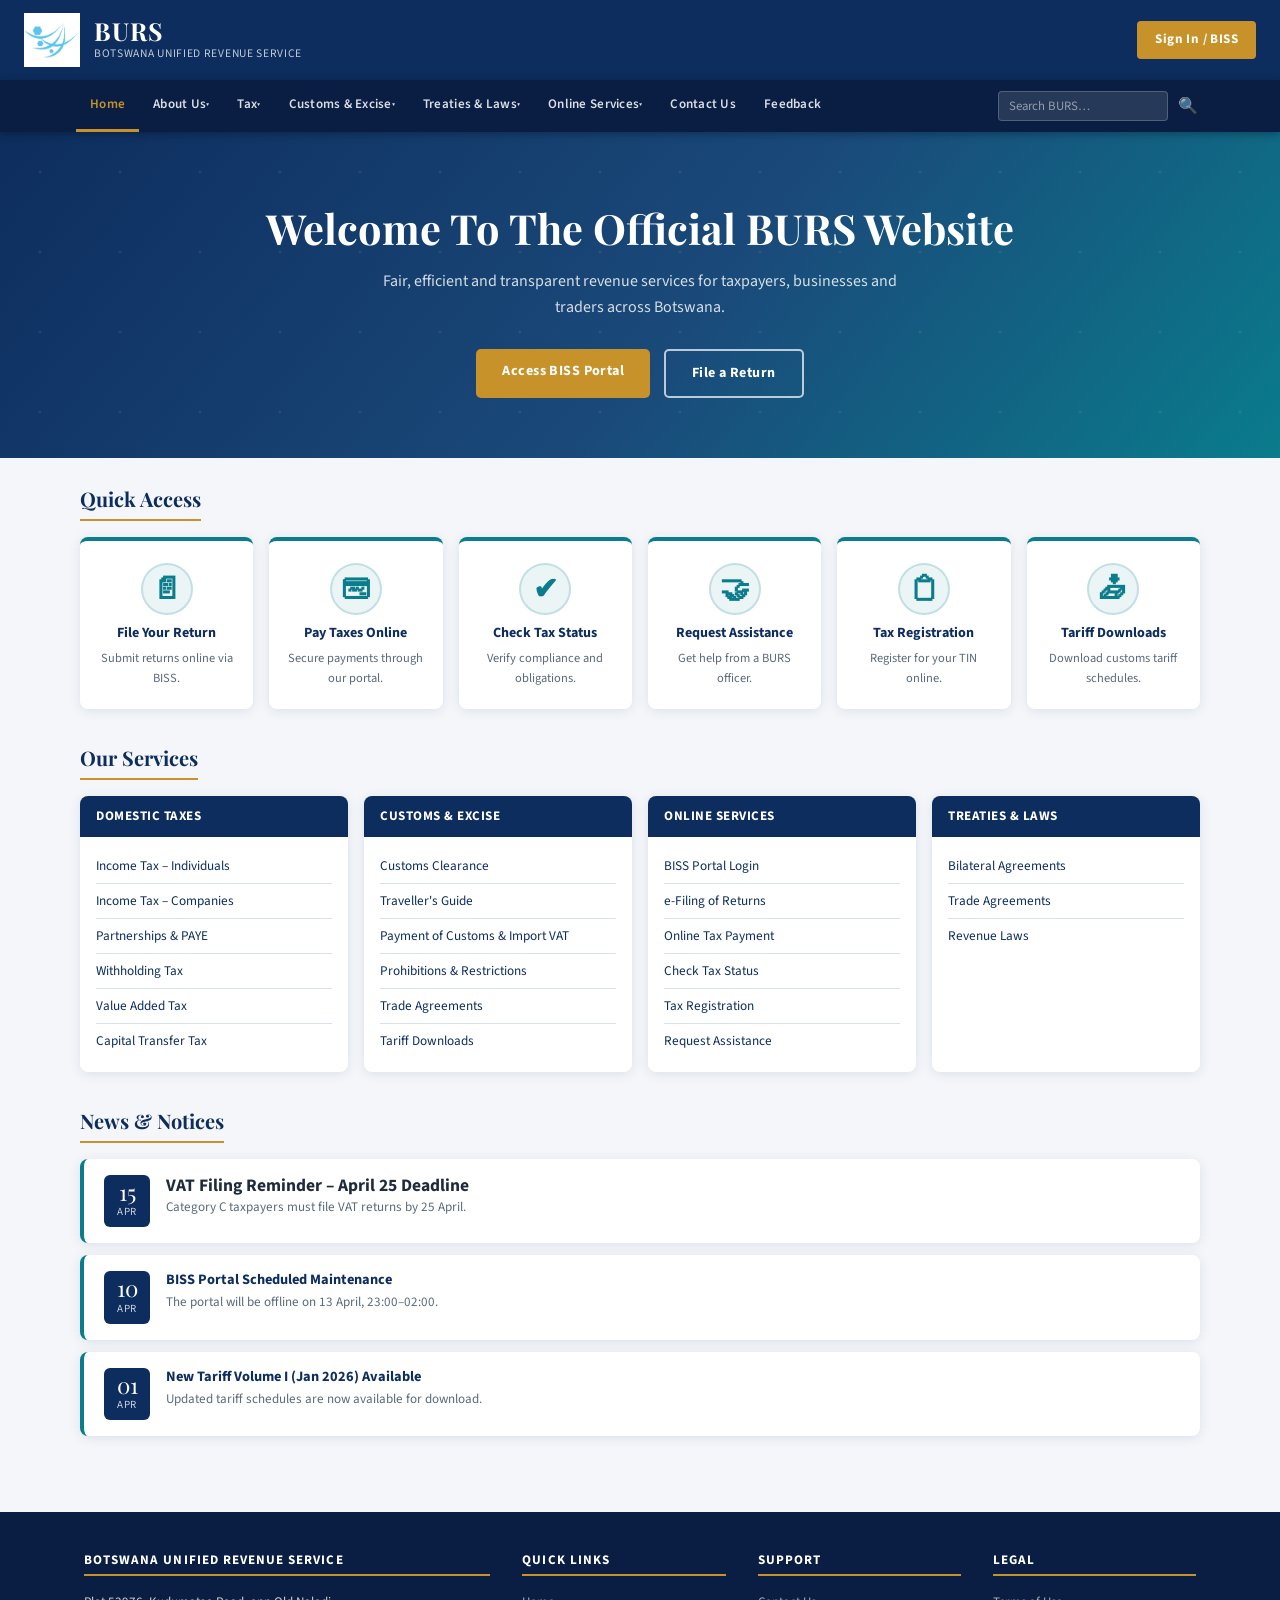
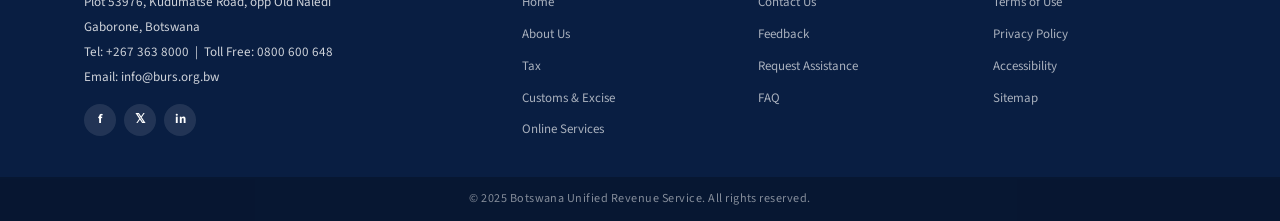
<file: index.html>
<!DOCTYPE html>
<html lang="en">
<head>
  <meta charset="UTF-8">
  <meta name="viewport" content="width=device-width, initial-scale=1.0">
  <title>BURS - Home | Botswana Unified Revenue Service</title>
  <link rel="stylesheet" href="style.css">
</head>
<body>

<header>
  <div class="brand">
    <img src="images/burs-logo.png" alt="BURS logo" width="56" height="56" class="brand-logo">
    <div class="brand-text">
      <h1>BURS</h1>
      <p>Botswana Unified Revenue Service</p>
    </div>
  </div>
  <a href="online-services.html#biss-portal" class="btn-signin">Sign In / BISS</a>
</header>

<nav>
  <div class="nav-wrapper">
    <button class="mob-btn" id="mBtn">☰</button>
    <ul class="nav-list" id="mainNav">
      <li class="active"><a href="index.html">Home</a></li>

      <li>
        <a href="#" onclick="dd(this);return false;">About Us <span style="font-size:.6rem">▾</span></a>
        <ul class="dropdown">
          <li><a href="about.html#mandate">Mandate</a></li>
          <li><a href="about.html#vision-mission">Vision &amp; Mission</a></li>
          <li><a href="about.html#org-values">Organisational Values</a></li>
          <li><a href="about.html#org-structure">Organisational Structure</a></li>
          <li class="has-sub">
            <a href="#" onclick="sub(this);return false;">Divisions</a>
            <ul class="sub-dd">
              <li><a href="about.html#div-legal">Legal Services</a></li>
              <li><a href="about.html#divisions-overview">All Divisions</a></li>
            </ul>
          </li>
          <li class="has-sub">
            <a href="#" onclick="sub(this);return false;">FAQ</a>
            <ul class="sub-dd">
              <li><a href="about.html#faq">General FAQ</a></li>
            </ul>
          </li>
        </ul>
      </li>

      <li>
        <a href="#" onclick="dd(this);return false;">Tax <span style="font-size:.6rem">▾</span></a>
        <ul class="dropdown">
          <li class="has-sub">
            <a href="#" onclick="sub(this);return false;">Income Tax</a>
            <ul class="sub-dd">
              <li><a href="tax.html#individuals">Individuals</a></li>
              <li><a href="tax.html#companies">Companies</a></li>
              <li><a href="tax.html#withholding-tax">Withholding Tax</a></li>
              <li><a href="tax.html#partnerships">Partnerships, Trusts &amp; PAYE</a></li>
            </ul>
          </li>
          <li><a href="tax.html#vat">Value Added Tax (VAT)</a></li>
          <li><a href="tax.html#ctt">Capital Transfer Tax</a></li>
          <li><a href="tax.html#objections">Objections &amp; Appeals</a></li>
          <li><a href="tax.html#tax-amendment">Tax Amendment &amp; Tax Clearance</a></li>
          <li><a href="tax.html#returns">Returns – All Tax Types</a></li>
          <li><a href="tax.html#domestic-taxes">Domestic Taxes Division</a></li>
        </ul>
      </li>

      <li>
        <a href="#" onclick="dd(this);return false;">Customs &amp; Excise <span style="font-size:.6rem">▾</span></a>
        <ul class="dropdown">
          <li><a href="customs.html#customs-clearance">Customs Clearance</a></li>
          <li><a href="customs.html#travelers-guide">Traveller's Guide</a></li>
          <li><a href="customs.html#customs-payment">Payment of Customs &amp; Import VAT</a></li>
          <li><a href="customs.html#prohibitions">Prohibitions &amp; Restrictions</a></li>
          <li><a href="customs.html#tariff-downloads">Customs Tariff Downloads</a></li>
          <li><a href="customs.html#trade-agreements">Trade Agreements</a></li>
        </ul>
      </li>

      <li>
        <a href="#" onclick="dd(this);return false;">Treaties &amp; Laws <span style="font-size:.6rem">▾</span></a>
        <ul class="dropdown">
          <li><a href="treaties.html#bilateral">Bilateral Agreements</a></li>
          <li><a href="treaties.html#trade-agreements">Trade Agreements</a></li>
          <li><a href="treaties.html#revenue-laws">Revenue Laws</a></li>
        </ul>
      </li>

      <li>
        <a href="#" onclick="dd(this);return false;">Online Services <span style="font-size:.6rem">▾</span></a>
        <ul class="dropdown">
          <li><a href="online-services.html#biss-portal">BISS – Online Portal</a></li>
          <li><a href="online-services.html#efiling">e-Filing of Returns</a></li>
          <li><a href="online-services.html#tax-registration">Tax Registration</a></li>
          <li><a href="online-services.html#online-payment">Online Tax Payment</a></li>
          <li><a href="online-services.html#check-status">Check Tax Status</a></li>
          <li><a href="online-services.html#request-assistance">Request Assistance</a></li>
          <li><a href="online-services.html">All Online Services</a></li>
        </ul>
      </li>

      <li><a href="contact.html">Contact Us</a></li>
      <li><a href="feedback.html">Feedback</a></li>
      
    </ul>
    <div class="nav-search">
      <input type="text" id="ns" placeholder="Search BURS…">
      <button onclick="doSearch()">🔍</button>
    </div>
  </div>
</nav>

<!-- -PMP- Home page content -->
<section class="hero">
  <h2>Welcome To The Official BURS Website</h2>
  <p>Fair, efficient and transparent revenue services for taxpayers, businesses and traders across Botswana.</p>
  <div class="hero-btns">
    <a href="online-services.html#biss-portal" class="primary-action-button">Access BISS Portal</a>
    <a href="online-services.html#efiling" class="outline-action-button">File a Return</a>
  </div>
</section>

<div class="page-container">
  <h2 class="section-title">Quick Access</h2>
  <div class="quick-access-grid">
    <a href="online-services.html#efiling" class="quick-access-card"><div class="quick-access-icon">📄︎</div><h3>File Your Return</h3><p>Submit returns online via BISS.</p></a>
    <a href="online-services.html#online-payment" class="quick-access-card"><div class="quick-access-icon">💳︎</div><h3>Pay Taxes Online</h3><p>Secure payments through our portal.</p></a>
    <a href="online-services.html#check-status" class="quick-access-card"><div class="quick-access-icon">✔︎</div><h3>Check Tax Status</h3><p>Verify compliance and obligations.</p></a>
    <a href="online-services.html#request-assistance" class="quick-access-card"><div class="quick-access-icon">🤝︎</div><h3>Request Assistance</h3><p>Get help from a BURS officer.</p></a>
    <a href="online-services.html#tax-registration" class="quick-access-card"><div class="quick-access-icon">📋︎</div><h3>Tax Registration</h3><p>Register for your TIN online.</p></a>
    <a href="customs.html#tariff-downloads" class="quick-access-card"><div class="quick-access-icon">📥︎</div><h3>Tariff Downloads</h3><p>Download customs tariff schedules.</p></a>
  </div>

  <h2 class="section-title" style="margin-top:36px">Our Services</h2>
  <div class="services-grid">
    <div class="service-panel">
      <div class="service-panel-heading">Domestic Taxes</div>
      <ul>
        <li><a href="tax.html#individuals">Income Tax – Individuals</a></li>
        <li><a href="tax.html#companies">Income Tax – Companies</a></li>
        <li><a href="tax.html#partnerships">Partnerships &amp; PAYE</a></li>
        <li><a href="tax.html#withholding-tax">Withholding Tax</a></li>
        <li><a href="tax.html#vat">Value Added Tax</a></li>
        <li><a href="tax.html#ctt">Capital Transfer Tax</a></li>
      </ul>
    </div>
    <div class="service-panel">
      <div class="service-panel-heading">Customs &amp; Excise</div>
      <ul>
        <li><a href="customs.html#customs-clearance">Customs Clearance</a></li>
        <li><a href="customs.html#travelers-guide">Traveller's Guide</a></li>
        <li><a href="customs.html#customs-payment">Payment of Customs &amp; Import VAT</a></li>
        <li><a href="customs.html#prohibitions">Prohibitions &amp; Restrictions</a></li>
        <li><a href="customs.html#trade-agreements">Trade Agreements</a></li>
        <li><a href="customs.html#tariff-downloads">Tariff Downloads</a></li>
      </ul>
    </div>
    <div class="service-panel">
      <div class="service-panel-heading">Online Services</div>
      <ul>
        <li><a href="online-services.html#biss-portal">BISS Portal Login</a></li>
        <li><a href="online-services.html#efiling">e-Filing of Returns</a></li>
        <li><a href="online-services.html#online-payment">Online Tax Payment</a></li>
        <li><a href="online-services.html#check-status">Check Tax Status</a></li>
        <li><a href="online-services.html#tax-registration">Tax Registration</a></li>
        <li><a href="online-services.html#request-assistance">Request Assistance</a></li>
      </ul>
    </div>
    <div class="service-panel">
      <div class="service-panel-heading">Treaties &amp; Laws</div>
      <ul>
        <li><a href="treaties.html#bilateral">Bilateral Agreements</a></li>
        <li><a href="treaties.html#trade-agreements">Trade Agreements</a></li>
        <li><a href="treaties.html#revenue-laws">Revenue Laws</a></li>
      </ul>
    </div>
  </div>

  <h2 class="section-title" style="margin-top:36px">News &amp; Notices</h2>
  <div class="news-list">
    <div class="news-item">
      <div class="news-date"><div class="news-day">15</div><div class="news-month">Apr</div></div>
      <div class="news-body"><h3>VAT Filing Reminder – April 25 Deadline</h3><p>Category C taxpayers must file VAT returns by 25 April.</p></div>
    </div>
    <div class="news-item">
      <div class="news-date"><div class="news-day">10</div><div class="news-month">Apr</div></div>
      <div class="news-body"><h4>BISS Portal Scheduled Maintenance</h4><p>The portal will be offline on 13 April, 23:00–02:00.</p></div>
    </div>
    <div class="news-item">
      <div class="news-date"><div class="news-day">01</div><div class="news-month">Apr</div></div>
      <div class="news-body"><h4>New Tariff Volume I (Jan 2026) Available</h4><p>Updated tariff schedules are now available for download.</p></div>
    </div>
  </div>
</div>

<!-- -PMP- Footer -->
<footer>
  <div class="footer-grid">
    <div>
      <h4>Botswana Unified Revenue Service</h4>
      <p style="font-size:.82rem;line-height:1.9">Plot 53976, Kudumatse Road, opp Old Naledi<br>Gaborone, Botswana<br>Tel: +267 363 8000 &nbsp;|&nbsp; Toll Free: 0800 600 648<br>Email: info@burs.org.bw</p>
      <div class="social-links">
        <a href="https://www.facebook.com/BotswanaUnifiedRevenueService" title="Facebook" target="_blank" rel="noopener noreferrer">f</a>
        <a href="https://x.com/TheOfficialBURS" title="X" target="_blank" rel="noopener noreferrer">𝕏</a>
        <a href="https://bw.linkedin.com/company/botswana-unified-revenue-service-burs" title="LinkedIn" target="_blank" rel="noopener noreferrer">in</a>
      </div>
    </div>
    <div>
      <h4>Quick Links</h4>
      <ul>
        <li><a href="index.html">Home</a></li>
        <li><a href="about.html">About Us</a></li>
        <li><a href="tax.html">Tax</a></li>
        <li><a href="customs.html">Customs &amp; Excise</a></li>
        <li><a href="online-services.html">Online Services</a></li>
      </ul>
    </div>
    <div>
      <h4>Support</h4>
      <ul>
        <li><a href="contact.html">Contact Us</a></li>
        <li><a href="feedback.html">Feedback</a></li>
        <li><a href="online-services.html#request-assistance">Request Assistance</a></li>
        <li><a href="about.html#faq">FAQ</a></li>
      </ul>
    </div>
    <div>
      <h4>Legal</h4>
      <ul>
        <li><a href="#">Terms of Use</a></li>
        <li><a href="#">Privacy Policy</a></li>
        <li><a href="#">Accessibility</a></li>
        <li><a href="quick_links.html">Sitemap</a></li>
      </ul>
    </div>
  </div>
  <div class="footer-bottom">© 2025 Botswana Unified Revenue Service. All rights reserved.</div>
</footer>

<script src="script.js"></script>
</body>
</html>
</file>
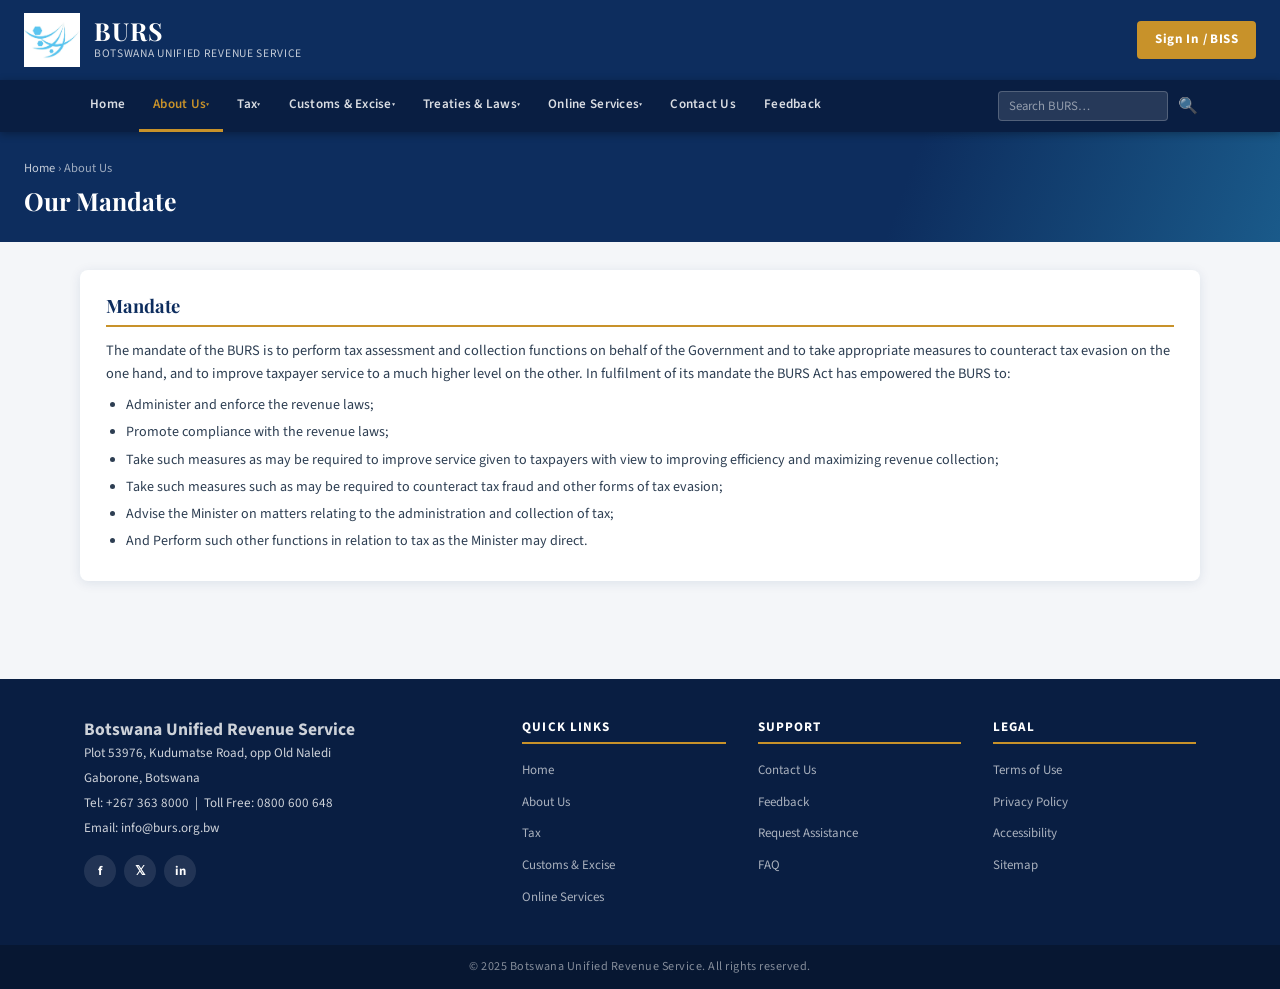
<file: about.html>
<!DOCTYPE html>
<html lang="en">
<head>
  <meta charset="UTF-8">
  <meta name="viewport" content="width=device-width, initial-scale=1.0">
  <title>BURS - About Us</title>
  <link rel="stylesheet" href="style.css">
</head>
<body>

<!-- -PMP- Header -->
<header>
  <div class="brand">
    <img src="images/burs-logo.png" alt="BURS logo" width="56" height="56" class="brand-logo">
    <div class="brand-text">
      <h1>BURS</h1>
      <p>Botswana Unified Revenue Service</p>
    </div>
  </div>
  <a href="online-services.html#biss-portal" class="btn-signin">Sign In / BISS</a>
</header>

<!-- -PMP- Navigation -->
<nav>
  <div class="nav-wrapper">
    <button class="mob-btn" id="mBtn">☰</button>
    <ul class="nav-list" id="mainNav">
      <li><a href="index.html">Home</a></li>
      <li class="active">
        <a href="#" onclick="dd(this);return false;">About Us <span style="font-size:.6rem">▾</span></a>
        <ul class="dropdown">
          <li><a href="#mandate">Mandate</a></li>
          <li><a href="#vision-mission">Vision &amp; Mission</a></li>
          <li><a href="#org-values">Organisational Values</a></li>
          <li><a href="#org-structure">Organisational Structure</a></li>
          <li class="has-sub">
            <a href="#" onclick="sub(this);return false;">Divisions</a>
            <ul class="sub-dd">
              <li><a href="#div-legal">Legal Services</a></li>
              <li><a href="#divisions-overview">All Divisions</a></li>
            </ul>
          </li>
          <li class="has-sub">
            <a href="#" onclick="sub(this);return false;">FAQ</a>
            <ul class="sub-dd">
              <li><a href="#faq">General FAQ</a></li>
            </ul>
          </li>
        </ul>
      </li>
      <li>
        <a href="#" onclick="dd(this);return false;">Tax <span style="font-size:.6rem">▾</span></a>
        <ul class="dropdown">
          <li class="has-sub">
            <a href="#" onclick="sub(this);return false;">Income Tax</a>
            <ul class="sub-dd">
              <li><a href="tax.html#individuals">Individuals</a></li>
              <li><a href="tax.html#companies">Companies</a></li>
              <li><a href="tax.html#withholding-tax">Withholding Tax</a></li>
              <li><a href="tax.html#partnerships">Partnerships, Trusts &amp; PAYE</a></li>
            </ul>
          </li>
          <li><a href="tax.html#vat">Value Added Tax (VAT)</a></li>
          <li><a href="tax.html#ctt">Capital Transfer Tax</a></li>
          <li><a href="tax.html#objections">Objections &amp; Appeals</a></li>
          <li><a href="tax.html#tax-amendment">Tax Amendment &amp; Tax Clearance</a></li>
          <li><a href="tax.html#returns">Returns – All Tax Types</a></li>
          <li><a href="tax.html#domestic-taxes">Domestic Taxes Division</a></li>
        </ul>
      </li>
      <li>
        <a href="#" onclick="dd(this);return false;">Customs &amp; Excise <span style="font-size:.6rem">▾</span></a>
        <ul class="dropdown">
          <li><a href="customs.html#customs-clearance">Customs Clearance</a></li>
          <li><a href="customs.html#travelers-guide">Traveller's Guide</a></li>
          <li><a href="customs.html#customs-payment">Payment of Customs &amp; Import VAT</a></li>
          <li><a href="customs.html#prohibitions">Prohibitions &amp; Restrictions</a></li>
          <li><a href="customs.html#tariff-downloads">Customs Tariff Downloads</a></li>
          <li><a href="customs.html#trade-agreements">Trade Agreements</a></li>
        </ul>
      </li>
      <li>
        <a href="#" onclick="dd(this);return false;">Treaties &amp; Laws <span style="font-size:.6rem">▾</span></a>
        <ul class="dropdown">
          <li><a href="treaties.html#bilateral">Bilateral Agreements</a></li>
          <li><a href="treaties.html#trade-agreements">Trade Agreements</a></li>
          <li><a href="treaties.html#revenue-laws">Revenue Laws</a></li>
        </ul>
      </li>
      <li>
        <a href="#" onclick="dd(this);return false;">Online Services <span style="font-size:.6rem">▾</span></a>
        <ul class="dropdown">
          <li><a href="online-services.html#biss-portal">BISS – Online Portal</a></li>
          <li><a href="online-services.html#efiling">e-Filing of Returns</a></li>
          <li><a href="online-services.html#tax-registration">Tax Registration</a></li>
          <li><a href="online-services.html#online-payment">Online Tax Payment</a></li>
          <li><a href="online-services.html#check-status">Check Tax Status</a></li>
          <li><a href="online-services.html#request-assistance">Request Assistance</a></li>
          <li><a href="online-services.html">All Online Services</a></li>
        </ul>
      </li>
      <li><a href="contact.html">Contact Us</a></li>
      <li><a href="feedback.html">Feedback</a></li>
    </ul>
    <div class="nav-search">
      <input type="text" id="ns" placeholder="Search BURS…">
      <button onclick="doSearch()">🔍</button>
    </div>
  </div>
</nav>

<!-- -PMP- MANDATE -->
<section id="mandate">
  <div class="banner"><p class="crumb"><a href="index.html">Home</a> › About Us</p>
    <h2>Our Mandate</h2>
  </div>
  <div class="page-container">
    <div class="content-card">
      <h2>Mandate</h2>
      <p>The mandate of the BURS is to perform tax assessment and collection functions on behalf of the Government and to take appropriate measures to counteract tax evasion on the one hand, and to improve taxpayer service to a much higher level on the other. In fulfilment of its mandate the BURS Act has empowered the BURS to:</p>
      <ul>
        <li>Administer and enforce the revenue laws;</li>
        <li>Promote compliance with the revenue laws;</li>
        <li>Take such measures as may be required to improve service given to taxpayers with view to improving efficiency and maximizing revenue collection;</li>
        <li>Take such measures such as may be required to counteract tax fraud and other forms of tax evasion;</li>
        <li>Advise the Minister on matters relating to the administration and collection of tax;</li>
        <li>And Perform such other functions in relation to tax as the Minister may direct.</li>  
      </ul>
      </div>
      </div>
</section>

<section id="vision-mission">
  <div class="banner">
    <p class="crumb"><a href="index.html">Home</a> › About Us</p>
    <h2>Vision &amp; Mission</h2>
  </div>
  <div class="page-container">
    <div class="content-card">
      <h2>Vision</h2>
      <p>To be a world-class revenue service.</p>
      <h2 style="margin-top:16px">Mission</h2>
      <p>To deliver efficient and effective revenue services through a motivated and professional workforce.</p>
    </div>
  </div>
</section>

<section id="org-values">
  <div class="banner">
    <p class="crumb"><a href="index.html">Home</a> › About Us</p>
    <h2>Organisational Values</h2>
  </div>
  <div class="page-container">
    <div class="content-card">
      <h2>Our Core Values</h2>
      <div class="value-card">
        <p class="value-title">Integrity</p>
        <p>We are honest, transparent, and accountable in all our actions.</p>
      </div>
      <div class="value-card">
        
        <p class="value-title">Professionalism</p>
        <p>We strive for excellence, competence, and continuous improvement.</p>
      </div>
      <div class="value-card">
        <p class="value-title">Teamwork</p>
        <p>We work collaboratively to deliver better outcomes for all taxpayers.</p>
      </div>
      <div class="value-card">
        <p class="value-title">Respect</p>
        <p>We treat every person with dignity, fairness, and courtesy.</p>
      </div>
      <div class="value-card">
        <p class="value-title">Innovation</p>
        <p>We embrace change and seek better ways to deliver revenue services.</p>
      </div>
    </div>
  </div>
</section>

<section id="org-structure">
  <div class="banner">
    <p class="crumb">
      <a href="index.html">Home</a> › About Us</p>
    <h2>Organisational Structure</h2>
  </div>
  <div class="page-container">
    <div class="content-card">
      <h2>Structure</h2>
      <div class="org-tree">
        <ul>
          <li><span class="org-role">Board of Directors</span>
          <ul>
            <li><span class="org-role">Commissioner General</span>
            <ul>
              <li>Commissioner – Domestic Taxes</li>
              <li>Commissioner – Customs &amp; Excise</li>
              <li>Corporate Planning &amp; Communications</li>
              <li class="org-role">Legal Services</li>
              <li class="org-role">Information Technology</li>
              <li class="org-role">Human Resources</li>
            </ul>
            <a href="BURS_ORG_STRUCTURE.pdf" target="_blank" class="pdf-button">
              <h3>Organisational Structure PDF</h3>
    Open PDF
  </a>
          </li></ul>
        </li></ul>
      </div>
    </div>
  </div>
</section>

<section id="divisions-overview">
  <div class="banner">
    <p class="crumb"><a href="index.html">Home</a> › About Us</p>
    <h2>BURS Divisions</h2>
  </div>
  <div class="page-container">
    <div class="content-card">
      <h2>Communications &amp; Corporate Planning</h2>
      <h3>Communications & Public Relations Office</h3>
      <p>The Communications and Public Relations Office key role is to create awareness on tax issues and the need to meet obligations and promote compliance amongst taxpayers. The office supports BURS' business areas by compiling material on tax matters and disseminating the information to the public at large and to its internal stakeholders, the employees of BURS. This office also liaises with the media, corporates and other key stakeholders to promote the activities of the Revenue Service. The Communications & PR office is also entrusted with the protection of the image of the revenue service.</p>
    </div>
    <div class="content-card">
      <h2>Finance &amp; Administration</h2>
      <p>The Finance and Administration Division (FAD) is responsible for accounting for the revenue collected by BURS according to the various revenue and non-tax statutes and accounting for subventions received from the Government and related expenditure transactions</p>
    </div>
    <div class="content-card">
      <h2>Human Resources</h2>
      <p>The Human Resources Division (HRD) is responsible for the management of BURS human resources through applying strategic approaches to recruiting, developing, managing, motivating and gaining the commitment of BURS employees.</p>
    </div>
    <div class="content-card">
      <h2>Internal Audit &amp; Ethics</h2>
      <p>The Internal Audit and Ethics  Division is an independent appraisal activity established to examine, check, review, appraise and monitor the activities of BURS to ensure effectiveness and compliance with internal control systems and procedures. This is done in order to enhance efficiency, reduce potential risk, protect, and ensure optimal utilisation of assets.</p>
    </div>
    <div class="content-card">
      <h2>Customs and Excise</h2>
      <p>The Communications and Public Relations Office key role is to create awareness on tax issues and the need to meet obligations and promote compliance amongst taxpayers. The office supports BURS' business areas by compiling material on tax matters and disseminating the information to the public at large and to its internal stakeholders, the employees of BURS. This office also liaises with the media, corporates and other key stakeholders to promote the activities of the Revenue Service. The Communications & PR office is also entrusted with the protection of the image of the revenue service.</p>
    </div>
      <div class="content-card">
        <h2>Information &amp; Technology</h2>
        <p>The Information Technology Division (IT Division) is charged with the responsibility of providing information technology (IT) to BURS. This role encompasses technology planning, establishment of standards and procedures, technology acquisition and overseeing all IT initiatives.</p>
      </div>
  </div>
</section>

<!-- -PMP- Individual Division Sections -->
<section id="div-comms">
  <div class="banner">
    <p class="crumb">
      <a href="#divisions-overview">Divisions</a>
    </p>
    <h2>Communications &amp; Corporate Planning</h2>
  </div>
  <div class="page-container">
    <div class="content-card">
      <h2>Communications &amp; Public Relations Office</h2>
      <p>Creates awareness on tax issues and promotes compliance amongst taxpayers. Supports BURS' business areas by compiling and disseminating information to the public and internal stakeholders. Liaises with media, corporates and key stakeholders, and is entrusted with protecting the image of the Revenue Service.</p>
    </div>
  </div>
</section>

<section id="div-finance">
  <div class="banner">
    <p class="crumb"><a href="#divisions-overview">Divisions</a>
    </p>
    <h2>Finance &amp; Administration</h2>
  </div>
  <div class="page-container">
    <div class="content-card">
      <h2>Finance &amp; Administration Division (FAD)</h2>
      <p>Responsible for accounting for the revenue collected by BURS according to various revenue and non-tax statutes, and for subventions received from the Government and related expenditure transactions.</p>
  </div>
</div>
</section>

<section id="div-hr">
  <div class="banner">
    <p class="crumb"><a href="#divisions-overview">Divisions</a>
    </p>
    <h2>Human Resources</h2>
  </div>
  <div class="page-container">
    <div class="content-card">
      <h2>Human Resources Division (HRD)</h2>
      <p>Responsible for the management of BURS human resources through applying strategic approaches to recruiting, developing, managing, motivating and gaining the commitment of BURS employees.</p>
  </div>
</div>
</section>

<section id="div-it">
  <div class="banner">
    <p class="crumb"><a href="#divisions-overview">Divisions</a>
    </p>
    <h2>Information Technology</h2>
  </div>
  <div class="page-container">
    <div class="content-card">
      <h2>Information Technology Division (ITD)</h2>
      <p>Supports BURS operations through the provision, maintenance and management of technology infrastructure, systems and digital services used for revenue administration across all divisions.</p>
    </div>
  </div>
</section>

<section id="div-audit">
  <div class="banner">
    <p class="crumb">
      <a href="#divisions-overview">Divisions</a>
    </p>
      <h2>Internal Audit &amp; Ethics</h2>
    </div>
  <div class="page-container">
    <div class="content-card">
      <h2>Internal Audit &amp; Ethics Division</h2>
      <p>An independent appraisal activity established to examine, check, review, appraise and monitor BURS activities to ensure effectiveness and compliance with internal control systems and procedures, enhance efficiency, reduce potential risk, and ensure optimal utilisation of assets.</p>
    </div>
  </div>
</section>

<section id="div-legal">
  <div class="banner">
    <p class="crumb"><a href="#divisions-overview">Divisions</a>
    </p>
    <h2>Legal Services</h2>
  </div>
  <div class="page-container">
    <div class="content-card">
    <h2>Legal Services Division (LSD)</h2>
    <p>The Legal Services Division (LSD) plays a dual role in the administration of the BURS Act and the Revenue Laws. The Secretary to the Board is responsible under the BURS Act for the legal affairs of the Revenue Service and accordingly heads the LSD. The LSD is responsible for advising and assisting the Commissioner General on legal matters which arise under the BURS Act, the Revenue Laws and other legislation impacting on BURS`s activities. LSD represents the Commissioner General in litigation matters, particularly revenue court appeals.</p>
  </div>
</div>
</section>

<!-- -PMP- FAQ section -->
<section id="faq">
  <div class="banner">
    <p class="crumb">
    <a href="index.html">Home</a> › About Us
  </p>
    <h2>Frequently Asked Questions</h2>
  </div>
  <div class="page-container">
    <div class="content-card">
      <h2>General FAQ</h2>
      <p class="faq-question">What does BURS stand for?</p>
      <p class="faq-answer">Botswana Unified Revenue Service.</p>
      <p class="faq-question">Who heads BURS?</p>
      <p class="faq-answer">BURS is headed by a Commissioner General.</p>
      <p class="faq-question">When was BURS established?</p>
      <p class="faq-answer">BURS was established by the BURS Act of 2003 and came into operation in August 2004.</p>
      <p class="faq-question">Why was BURS formed?</p>
      <p class="faq-answer">To unify and strengthen revenue collection and administration in Botswana.</p>
    </div>
    <div class="content-card">
      <h2>VAT FAQ</h2>
      <p class="faq-question">Who must register for VAT?</p>
      <p class="faq-answer">Any organisation whose taxable supplies exceed P500,000 per annum. Those below the threshold may apply voluntarily.</p>
      <p class="faq-question">What is the difference between Category A, B, and C?</p>
      <p class="faq-answer">Category A &amp; B: Turnover P500,000 up to P12 million. Category C: P12 million and above.</p>
    </div>
    <div class="content-card">
      <h2>Income Tax FAQ</h2>
      <p class="faq-question">What period is a tax year?</p>
      <p class="faq-answer">A tax year runs from 1st July to 30th June of the succeeding year.</p>
      <p class="faq-question">Who pays tax on their salary?</p>
      <p class="faq-answer">Any individual earning more than P3,000 per month (P36,000 per annum) is liable to pay tax.</p>
    </div>
    <div class="content-card">
      <h2>Customs &amp; Excise FAQ</h2>
      <p class="faq-question">Where is BURS Headquarters?</p>
      <p class="faq-answer">Old Lobatse Road, Plot 53976, Old Industrial Sites, adjacent to BOCCIM House.</p>
      <p class="faq-question">What is Customs value?</p>
      <p class="faq-answer">Customs value is the value used for the purpose of levying ad valorem duties – that is, duties expressed as a percentage of the value of goods.</p>
    </div>
  </div>
</section>

<!-- -PMP- Footer -->
<footer>
  <div class="footer-grid">
    <div>
      <h3>Botswana Unified Revenue Service</h3>
      <p style="font-size:.82rem;line-height:1.9">Plot 53976, Kudumatse Road, opp Old Naledi<br>
        Gaborone, Botswana<br>Tel: +267 363 8000 &nbsp;|&nbsp; Toll Free: 0800 600 648<br>
        Email: info@burs.org.bw</p>
      <div class="social-links"><a href="https://www.facebook.com/BotswanaUnifiedRevenueService" title="Facebook" target="_blank" rel="noopener noreferrer">f</a>
        <a href="https://x.com/TheOfficialBURS" title="X" target="_blank" rel="noopener noreferrer">𝕏</a>
        <a href="https://bw.linkedin.com/company/botswana-unified-revenue-service-burs" title="LinkedIn" target="_blank" rel="noopener noreferrer">in</a></div>
    </div>
    <div>
      <h4>Quick Links</h4>
      <ul>
      <li><a href="index.html">Home</a></li>
      <li><a href="about.html">About Us</a></li>
      <li><a href="tax.html">Tax</a></li>
      <li><a href="customs.html">Customs &amp; Excise</a></li>
      <li><a href="online-services.html">Online Services</a></li>
    </ul>
  </div>
    <div><h4>Support</h4>
      <ul>
      <li><a href="contact.html">Contact Us</a></li>
      <li><a href="feedback.html">Feedback</a></li>
      <li><a href="online-services.html#request-assistance">Request Assistance</a></li>
      <li><a href="#faq">FAQ</a></li>
    </ul>
  </div>
    <div>
      <h4>Legal</h4>
      <ul>
      <li><a href="#">Terms of Use</a></li>
      <li><a href="#">Privacy Policy</a></li>
      <li><a href="#">Accessibility</a></li>
      <li><a href="quick_links.html">Sitemap</a></li>
    </ul>
  </div>
  </div>
  <div class="footer-bottom">© 2025 Botswana Unified Revenue Service. All rights reserved.</div>
</footer>

<script src="script.js"></script>
</body>
</html>
</file>
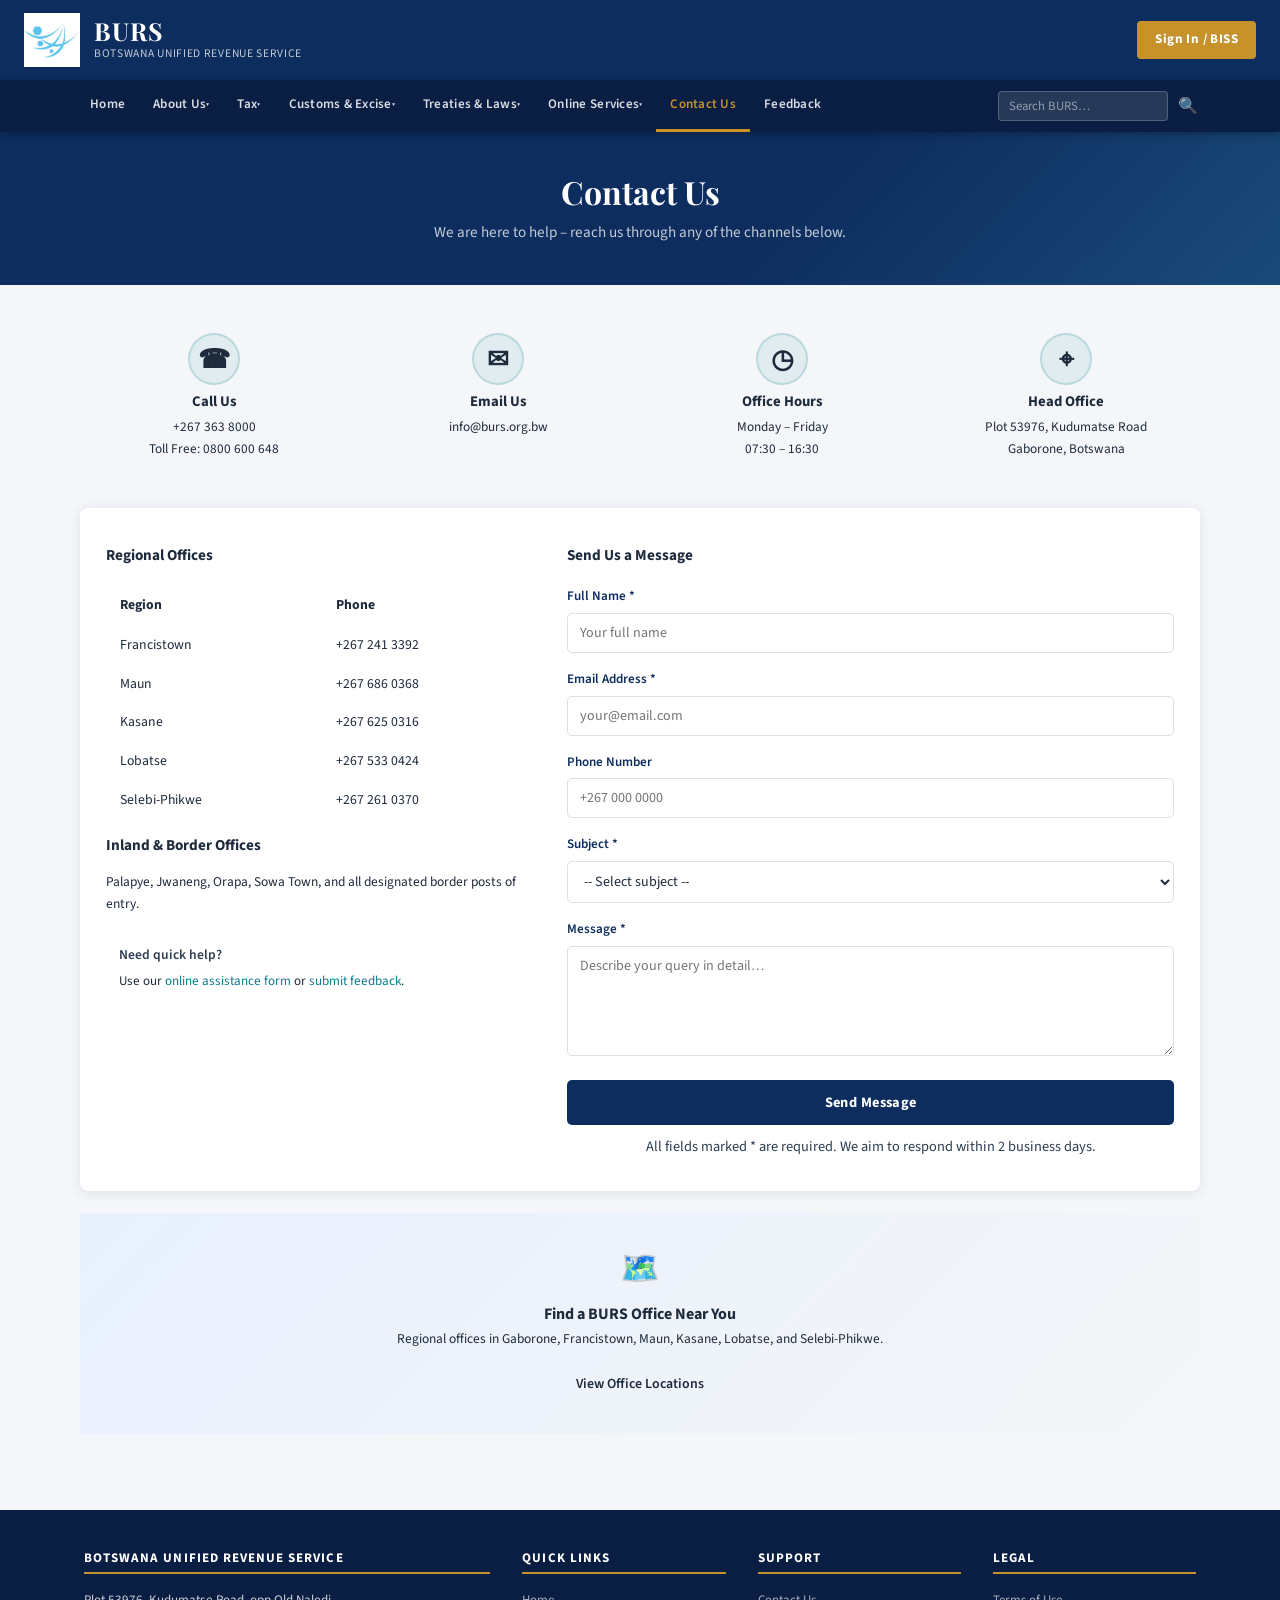
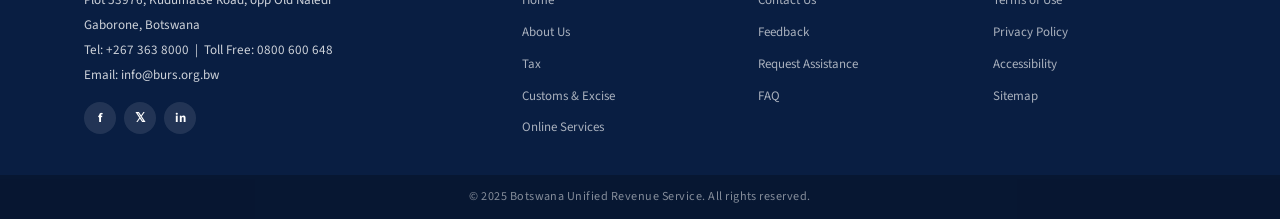
<file: contact.html>
<!DOCTYPE html>
<html lang="en">
<head>
  <meta charset="UTF-8">
  <meta name="viewport" content="width=device-width, initial-scale=1.0">
  <title>BURS – Contact Us</title>
  <link rel="stylesheet" href="style.css">
  <!-- -PMP- Shared external stylesheet -->

  <!-- -PMP- Contact page custom styles -->
  <style>
    /* -PMP- Contact page layout overrides */
    .contact-hero {
      background: linear-gradient(135deg, var(--navy) 60%, #1a4a7a);
      padding: 40px 28px;
      color: var(--white);
      text-align: center;
    }
    .contact-hero h2 {
      font-family: 'Playfair Display', serif;
      font-size: 2rem;
      margin-bottom: 8px;
    }
    .contact-hero p {
      color: rgba(255, 255, 255, .75);
      font-size: .95rem;
    }

    /* -PMP- Info cards row */
    .contact-cards {
      display: grid;
      grid-template-columns: repeat(auto-fit, minmax(200px, 1fr));
      gap: 16px;
      margin-bottom: 28px;
    }
    .contact-card {
      background: var(--white);
      border-radius: var(--r);
      box-shadow: var(--sh);
      padding: 20px 16px;
      text-align: center;
      border-top: 4px solid var(--teal);
    }
    .contact-card .icon {
      color: var(--teal);
      display: inline-flex;
      align-items: center;
      justify-content: center;
      width: 52px;
      height: 52px;
      border: 2px solid rgba(10,124,140,.18);
      border-radius: 50%;
      background: rgba(10,124,140,.08);
      font-family: "Segoe UI Symbol", "Arial Unicode MS", sans-serif;
      font-size: 1.65rem;
      font-weight: 700;
      line-height: 1;
      margin-bottom: 8px;
    }
    .contact-card h3 { color: var(--navy); font-size: .92rem; margin-bottom: 5px; }
    .contact-card p, .contact-card a { font-size: .83rem; color: var(--muted); display: block; }

    /* -PMP- Map placeholder */
    .map-placeholder {
      background: linear-gradient(135deg, #e8f0fe, #f4f6f8);
      border: 2px dashed var(--border);
      border-radius: var(--r);
      text-align: center;
      padding: 30px 20px;
      margin-top: 22px;
    }
    .map-placeholder p.big { font-size: 2rem; }
    .map-placeholder h3 { color: var(--navy); font-size: 1rem; margin: 8px 0 4px; }
    .map-placeholder p.desc { color: var(--muted); font-size: .84rem; margin-bottom: 14px; }
    .map-btn {
      background: var(--navy);
      color: var(--white);
      border: none;
      padding: 10px 22px;
      border-radius: 4px;
      cursor: pointer;
      font-size: .87rem;
      font-weight: 600;
    }
    .map-btn:hover { background: #1a4a7a; }

    /* -PMP- Regional offices table */
    .offices-table { width: 100%; border-collapse: collapse; font-size: .86rem; margin-top: 10px; }
    .offices-table th { background: var(--navy); color: var(--white); padding: 9px 14px; text-align: left; }
    .offices-table td { padding: 8px 14px; border-bottom: 1px solid var(--border); }
    .offices-table tr:nth-child(even) { background: var(--light); }

    /* -PMP- Form section */
    .contact-form-wrap {
      display: grid;
      grid-template-columns: 1fr 1.4fr;
      gap: 28px;
      align-items: start;
    }
    .contact-info-block h3 {
      color: var(--navy);
      font-size: .95rem;
      border-bottom: 2px solid var(--gold);
      padding-bottom: 7px;
      margin-bottom: 13px;
    }
    .contact-info-block p { font-size: .86rem; margin-bottom: 5px; }
    .quick-help {
      margin-top: 16px;
      padding: 13px;
      background: var(--light);
      border-radius: 6px;
      border-left: 4px solid var(--teal);
    }
    .quick-help p:first-child { font-size: .85rem; font-weight: 600; }
    .quick-help p:last-child  { font-size: .82rem; color: var(--muted); margin-top: 3px; }

    @media (max-width: 768px) {
      .contact-form-wrap { grid-template-columns: 1fr; }
    }
  </style>
</head>
<body>

<!-- -PMP- Header -->
<header>
  <div class="brand">
    <img src="images/burs-logo.png" alt="BURS logo" width="56" height="56" class="brand-logo">
    <div class="brand-text">
      <h1>BURS</h1>
      <p>Botswana Unified Revenue Service</p>
    </div>
  </div>
  <a href="online-services.html#biss-portal" class="btn-signin">Sign In / BISS</a>
</header>

<!-- -PMP- Navigation -->
<nav>
  <div class="nav-wrapper">
    <button class="mob-btn" id="mBtn">☰</button>
    <ul class="nav-list" id="mainNav">
      <li><a href="index.html">Home</a></li>
      <li>
        <a href="#" onclick="dd(this);return false;">About Us <span style="font-size:.6rem">▾</span></a>
        <ul class="dropdown">
          <li><a href="about.html#mandate">Mandate</a></li>
          <li><a href="about.html#vision-mission">Vision &amp; Mission</a></li>
          <li><a href="about.html#divisions-overview">All Divisions</a></li>
          <li><a href="about.html#faq">FAQ</a></li>
        </ul>
      </li>
      <li>
        <a href="#" onclick="dd(this);return false;">Tax <span style="font-size:.6rem">▾</span></a>
        <ul class="dropdown">
          <li><a href="tax.html#individuals">Individuals</a></li>
          <li><a href="tax.html#companies">Companies</a></li>
          <li><a href="tax.html#vat">Value Added Tax (VAT)</a></li>
          <li><a href="tax.html#returns">Returns – All Tax Types</a></li>
        </ul>
      </li>
      <li>
        <a href="#" onclick="dd(this);return false;">Customs &amp; Excise <span style="font-size:.6rem">▾</span></a>
        <ul class="dropdown">
          <li><a href="customs.html#customs-clearance">Customs Clearance</a></li>
          <li><a href="customs.html#travelers-guide">Traveller's Guide</a></li>
          <li><a href="customs.html#tariff-downloads">Customs Tariff Downloads</a></li>
        </ul>
      </li>
      <li>
        <a href="#" onclick="dd(this);return false;">Treaties &amp; Laws <span style="font-size:.6rem">▾</span></a>
        <ul class="dropdown">
          <li><a href="treaties.html#bilateral">Bilateral Agreements</a></li>
          <li><a href="treaties.html#revenue-laws">Revenue Laws</a></li>
        </ul>
      </li>
      <li>
        <a href="#" onclick="dd(this);return false;">Online Services <span style="font-size:.6rem">▾</span></a>
        <ul class="dropdown">
          <li><a href="online-services.html#biss-portal">BISS – Online Portal</a></li>
          <li><a href="online-services.html#efiling">e-Filing of Returns</a></li>
          <li><a href="online-services.html#online-payment">Online Tax Payment</a></li>
          <li><a href="online-services.html#check-status">Check Tax Status</a></li>
        </ul>
      </li>
      <li class="active"><a href="contact.html">Contact Us</a></li>
      <li><a href="feedback.html">Feedback</a></li>
    </ul>
    <div class="nav-search">
      <input type="text" id="ns" placeholder="Search BURS…">
      <button onclick="doSearch()">🔍</button>
    </div>
  </div>
</nav>

<!-- -PMP- Hero section -->
<div class="contact-hero">
  <h2>Contact Us</h2>
  <p>We are here to help – reach us through any of the channels below.</p>
</div>

<div class="page-container">

  <!-- -PMP- Quick contact cards -->
  <div class="contact-cards">
    <div class="contact-card">
      <div class="icon">☎︎</div>
      <h3>Call Us</h3>
      <p>+267 363 8000</p>
      <p>Toll Free: 0800 600 648</p>
    </div>
    <div class="contact-card">
      <div class="icon">✉︎</div>
      <h3>Email Us</h3>
      <a href="mailto:info@burs.org.bw">info@burs.org.bw</a>
    </div>
    <div class="contact-card">
      <div class="icon">◷</div>
      <h3>Office Hours</h3>
      <p>Monday – Friday</p>
      <p>07:30 – 16:30</p>
    </div>
    <div class="contact-card">
      <div class="icon">⌖</div>
      <h3>Head Office</h3>
      <p>Plot 53976, Kudumatse Road</p>
      <p>Gaborone, Botswana</p>
    </div>
  </div>

  <!-- -PMP- Main contact content -->
  <div class="content-card">
    <div class="contact-form-wrap">

      <!-- -PMP- Left: Contact info -->
      <div class="contact-info-block">
        <h3>Regional Offices</h3>
        <table class="offices-table">
          <thead><tr><th>Region</th><th>Phone</th></tr></thead>
          <tbody>
            <tr><td>Francistown</td><td>+267 241 3392</td></tr>
            <tr><td>Maun</td><td>+267 686 0368</td></tr>
            <tr><td>Kasane</td><td>+267 625 0316</td></tr>
            <tr><td>Lobatse</td><td>+267 533 0424</td></tr>
            <tr><td>Selebi-Phikwe</td><td>+267 261 0370</td></tr>
          </tbody>
        </table>

        <div style="margin-top:16px">
          <h3 style="border-bottom:2px solid var(--gold);padding-bottom:6px;margin-bottom:10px">Inland &amp; Border Offices</h3>
          <p style="font-size:.84rem;color:var(--muted)">Palapye, Jwaneng, Orapa, Sowa Town, and all designated border posts of entry.</p>
        </div>

        <div class="quick-help">
          <p>Need quick help?</p>
          <p>Use our <a href="online-services.html#request-assistance">online assistance form</a> or <a href="feedback.html">submit feedback</a>.</p>
        </div>
      </div>

      <!-- -PMP- Right: Contact form -->
      <div>
        <h3 style="border-bottom:2px solid var(--gold);padding-bottom:7px;margin-bottom:14px;color:var(--navy);font-size:.95rem">Send Us a Message</h3>
        <div class="form-field"><label>Full Name *</label><input type="text" placeholder="Your full name"></div>
        <div class="form-field"><label>Email Address *</label><input type="email" placeholder="your@email.com"></div>
        <div class="form-field"><label>Phone Number</label><input type="tel" placeholder="+267 000 0000"></div>
        <div class="form-field"><label>Subject *</label>
          <select>
            <option value="">-- Select subject --</option>
            <option>Income Tax Query</option>
            <option>VAT Query</option>
            <option>Customs &amp; Excise</option>
            <option>BISS / Online Services</option>
            <option>Tax Registration</option>
            <option>General Enquiry</option>
          </select>
        </div>
        <div class="form-field"><label>Message *</label><textarea placeholder="Describe your query in detail…"></textarea></div>
        <button class="submit-button" onclick="alert('Message sent. BURS will respond within 2 business days.')">Send Message</button>
        <p class="form-note">All fields marked * are required. We aim to respond within 2 business days.</p>
      </div>
    </div>
  </div>

  <!-- -PMP- Map preview block -->
  <div class="map-placeholder">
    <p class="big">🗺️</p>
    <h3>Find a BURS Office Near You</h3>
    <p class="desc">Regional offices in Gaborone, Francistown, Maun, Kasane, Lobatse, and Selebi-Phikwe.</p>
    <button class="map-btn" onclick="alert('Interactive map coming soon')">View Office Locations</button>
  </div>

</div>

<!-- -PMP- Footer -->
<footer>
  <div class="footer-grid">
    <div>
      <h4>Botswana Unified Revenue Service</h4>
      <p style="font-size:.82rem;line-height:1.9">Plot 53976, Kudumatse Road, opp Old Naledi<br>Gaborone, Botswana<br>Tel: +267 363 8000 &nbsp;|&nbsp; Toll Free: 0800 600 648<br>Email: info@burs.org.bw</p>
      <div class="social-links"><a href="https://www.facebook.com/BotswanaUnifiedRevenueService" title="Facebook" target="_blank" rel="noopener noreferrer">f</a>
        <a href="https://x.com/TheOfficialBURS" title="X" target="_blank" rel="noopener noreferrer">𝕏</a>
        <a href="https://bw.linkedin.com/company/botswana-unified-revenue-service-burs" title="LinkedIn" target="_blank" rel="noopener noreferrer">in</a></div>
    </div>
    <div><h4>Quick Links</h4><ul>
      <li><a href="index.html">Home</a></li><li><a href="about.html">About Us</a></li>
      <li><a href="tax.html">Tax</a></li><li><a href="customs.html">Customs &amp; Excise</a></li>
      <li><a href="online-services.html">Online Services</a></li>
      
    </ul></div>
    <div><h4>Support</h4><ul>
      <li><a href="contact.html">Contact Us</a></li>
      <li><a href="feedback.html">Feedback</a></li>
      <li><a href="online-services.html#request-assistance">Request Assistance</a></li>
      <li><a href="about.html#faq">FAQ</a></li>
    </ul></div>
    <div><h4>Legal</h4><ul>
      <li><a href="#">Terms of Use</a></li><li><a href="#">Privacy Policy</a></li>
      <li><a href="#">Accessibility</a></li><li><a href="quick_links.html">Sitemap</a></li>
    </ul></div>
  </div>
  <div class="footer-bottom">© 2025 Botswana Unified Revenue Service. All rights reserved.</div>
</footer>

<script src="script.js"></script>
</body>
</html>
</file>
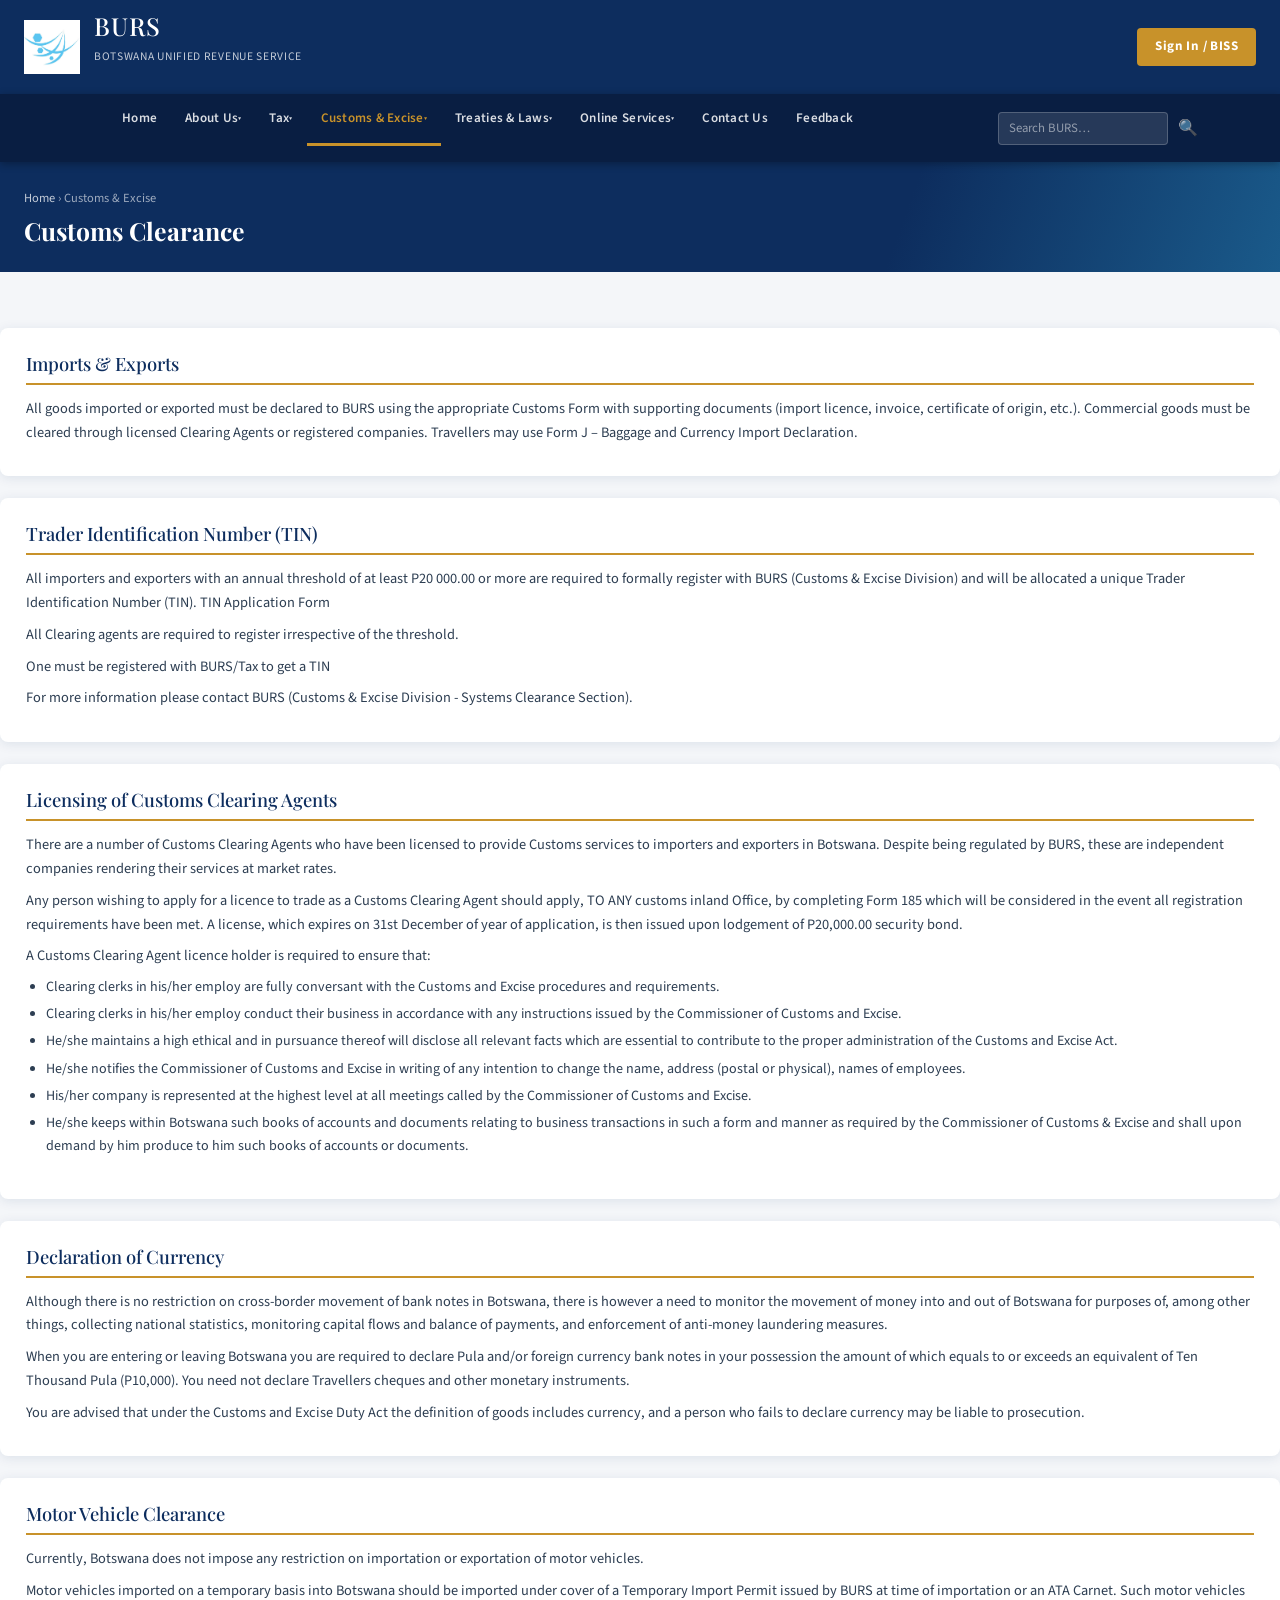
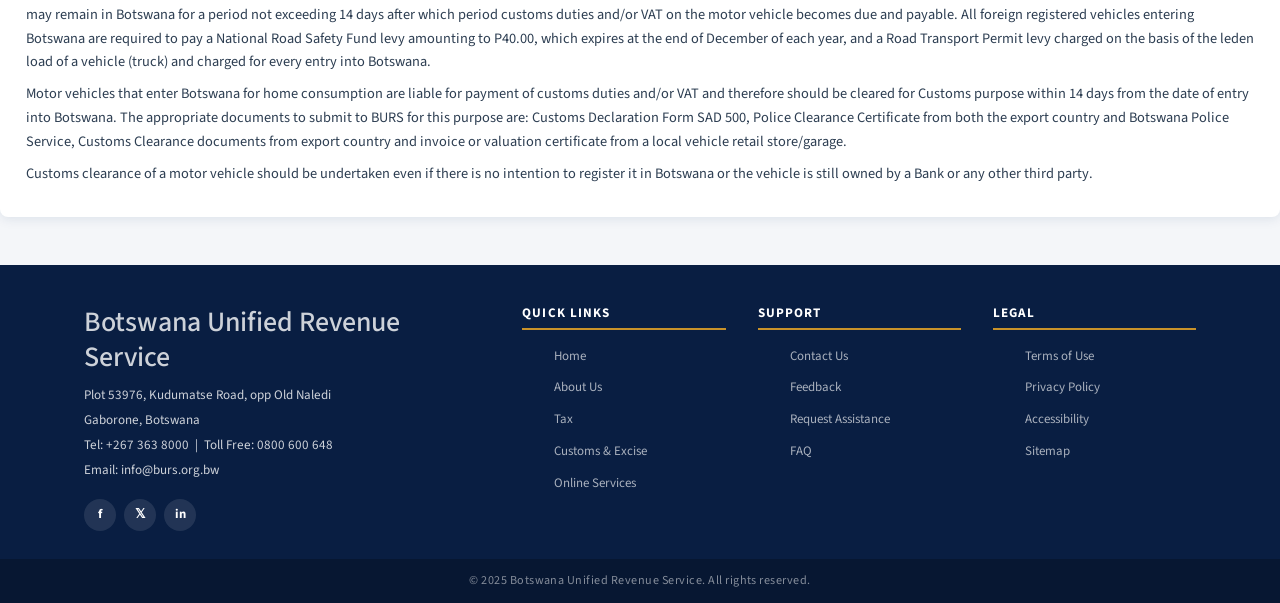
<file: customs.html>
<!DOCTYPE html>
<html lang="en">
<head>
  <meta charset="UTF-8">
  <meta name="viewport" content="width=device-width, initial-scale=1.0">
  <title>BURS – Customs &amp; Excise</title>
  <!-- -PMP- Tables -->
  <link rel="stylesheet" href="https://cdn.jsdelivr.net/npm/bootstrap@5.3.3/dist/css/bootstrap.min.css">
  <link rel="stylesheet" href="style.css">
</head>
<body>

<!-- -PMP- Header -->
<header>
  <div class="brand">
    <img src="images/burs-logo.png" alt="BURS logo" width="56" height="56" class="brand-logo">
    <div class="brand-text">
      <h1>BURS</h1>
      <p>Botswana Unified Revenue Service</p>
    </div>
  </div>
  <a href="online-services.html#biss-portal" class="btn-signin">Sign In / BISS</a>
</header>

<!-- -PMP- Navigation -->
<nav>
  <div class="nav-wrapper">
    <button class="mob-btn" id="mBtn">☰</button>
    <ul class="nav-list" id="mainNav">
      <li><a href="index.html">Home</a></li>
      <li>
        <a href="#" onclick="dd(this);return false;">About Us <span style="font-size:.6rem">▾</span></a>
        <ul class="dropdown">
          <li><a href="about.html#mandate">Mandate</a></li>
          <li><a href="about.html#vision-mission">Vision &amp; Mission</a></li>
          <li><a href="about.html#org-structure">Organisational Structure</a></li>
          <li><a href="about.html#divisions-overview">All Divisions</a></li>
          <li><a href="about.html#faq">FAQ</a></li>
        </ul>
      </li>
      <li>
        <a href="#" onclick="dd(this);return false;">Tax <span style="font-size:.6rem">▾</span></a>
        <ul class="dropdown">
          <li><a href="tax.html#individuals">Individuals</a></li>
          <li><a href="tax.html#companies">Companies</a></li>
          <li><a href="tax.html#vat">Value Added Tax (VAT)</a></li>
          <li><a href="tax.html#ctt">Capital Transfer Tax</a></li>
          <li><a href="tax.html#returns">Returns – All Tax Types</a></li>
        </ul>
      </li>
      <li class="active">
        <a href="#" onclick="dd(this);return false;">Customs &amp; Excise <span style="font-size:.6rem">▾</span></a>
        <ul class="dropdown">
          <li><a href="#customs-clearance">Customs Clearance</a></li>
          <li><a href="#travelers-guide">Traveller's Guide</a></li>
          <li><a href="#customs-payment">Payment of Customs &amp; Import VAT</a></li>
          <li><a href="#prohibitions">Prohibitions &amp; Restrictions</a></li>
          <li><a href="#tariff-downloads">Customs Tariff Downloads</a></li>
          <li><a href="#trade-agreements">Trade Agreements</a></li>
        </ul>
      </li>
      <li>
        <a href="#" onclick="dd(this);return false;">Treaties &amp; Laws <span style="font-size:.6rem">▾</span></a>
        <ul class="dropdown">
          <li><a href="treaties.html#bilateral">Bilateral Agreements</a></li>
          <li><a href="treaties.html#trade-agreements">Trade Agreements</a></li>
          <li><a href="treaties.html#revenue-laws">Revenue Laws</a></li>
        </ul>
      </li>
      <li>
        <a href="#" onclick="dd(this);return false;">Online Services <span style="font-size:.6rem">▾</span></a>
        <ul class="dropdown">
          <li><a href="online-services.html#biss-portal">BISS – Online Portal</a></li>
          <li><a href="online-services.html#efiling">e-Filing of Returns</a></li>
          <li><a href="online-services.html#tax-registration">Tax Registration</a></li>
          <li><a href="online-services.html#online-payment">Online Tax Payment</a></li>
          <li><a href="online-services.html#check-status">Check Tax Status</a></li>
        </ul>
      </li>
      <li><a href="contact.html">Contact Us</a></li>
      <li><a href="feedback.html">Feedback</a></li>
    </ul>
    <div class="nav-search">
      <input type="text" id="ns" placeholder="Search BURS…">
      <button onclick="doSearch()">🔍</button>
    </div>
  </div>
</nav>

<!-- -PMP- CUSTOMS CLEARANCE -->
<section id="customs-clearance">
  <div class="banner">
    <p class="crumb"><a href="index.html">Home</a> › Customs &amp; Excise</p>
    <h2>Customs Clearance</h2>
  </div>
  <div class="page-container"></div>
    <div class="content-card">
      <h2>Imports &amp; Exports</h2>
      <p>All goods imported or exported must be declared to BURS using the appropriate Customs Form with supporting documents (import licence, invoice, certificate of origin, etc.). Commercial goods must be cleared through licensed Clearing Agents or registered companies. Travellers may use Form J – Baggage and Currency Import Declaration.</p>
    </div>
    <div class="content-card">
      <h2>Trader Identification Number (TIN)</h2>
      <p>All importers and exporters with an annual threshold of at least P20 000.00 or more are required to formally register with BURS (Customs & Excise Division) and will be allocated a unique Trader Identification Number (TIN). TIN Application Form</p>
<p>All Clearing agents are required to register irrespective of the threshold.</p>
<p>One must be registered with BURS/Tax to get a TIN</p> 
<p>For more information please contact BURS (Customs & Excise Division - Systems Clearance Section).</p></div>
    <div class="content-card">
      <h2>Licensing of Customs Clearing Agents</h2>
      <p>There are a number of Customs Clearing Agents who have been licensed to provide Customs services to importers and exporters in Botswana. Despite being regulated by BURS, these are independent companies rendering their services at market rates.</p> 
<p>Any person wishing to apply for a licence to trade as a Customs Clearing Agent should apply, TO ANY customs inland Office, by completing Form 185 which will be considered in the event all registration requirements have been met. A license, which expires on 31st December of year of application, is then issued upon lodgement of P20,000.00 security bond.</p>
  <p>A Customs Clearing Agent licence holder is required to ensure that:</p>
  <ul>
    <li>Clearing clerks in his/her employ are fully conversant with the Customs and Excise procedures and requirements.</li>
    <li>Clearing clerks in his/her employ conduct their business in accordance with any instructions issued by the Commissioner of Customs and Excise.</li>
    <li>He/she maintains a high ethical and in pursuance thereof will disclose all relevant facts which are essential to contribute to the proper administration of the Customs and Excise Act.</li>
    <li>He/she notifies the Commissioner of Customs and Excise in writing of any intention to change the name, address (postal or physical), names of employees.</li>
    <li>His/her company is represented at the highest level at all meetings called by the Commissioner of Customs and Excise.</li>
    <li>He/she keeps within Botswana such books of accounts and documents relating to business transactions in such a form and manner as required by the Commissioner of Customs & Excise and shall upon demand by him produce to him such books of accounts or documents.</li>
  </ul>
  </div>

    <div class="content-card">
      <h2>Declaration of Currency</h2>
      <p>Although there is no restriction on cross-border movement of bank notes in Botswana, there is however a need to monitor the movement of money into and out of Botswana for purposes of, among other things, collecting national statistics, monitoring capital flows and balance of payments, and enforcement of anti-money laundering measures.</p>
<p>When you are entering or leaving Botswana you are required to declare Pula and/or foreign currency bank notes in your possession the amount of which equals to or exceeds an equivalent of Ten Thousand Pula (P10,000). You need not declare Travellers cheques and other monetary instruments.</p>
<p>You are advised that under the Customs and Excise Duty Act the definition of goods includes currency, and a person who fails to declare currency may be liable to prosecution.</p>
    </div>

    <div class="content-card">
      <h2>Motor Vehicle Clearance</h2>
      <p>Currently, Botswana does not impose any restriction on importation or exportation of motor vehicles.</p>
 <p>Motor vehicles imported on a temporary basis into Botswana should be imported under cover of a Temporary Import Permit issued by BURS at time of importation or an ATA Carnet. Such motor vehicles may remain in Botswana for a period not exceeding 14 days after which period customs duties and/or VAT on the motor vehicle becomes due and payable. All foreign registered vehicles entering Botswana are required to pay a National Road Safety Fund levy amounting to P40.00, which expires at the end of December of each year, and a Road Transport Permit levy charged on the basis of the leden load of a vehicle (truck) and charged for every entry into Botswana.</p>
 <p>Motor vehicles that enter Botswana for home consumption are liable for payment of customs duties and/or VAT and therefore should be cleared for Customs purpose within 14 days from the date of entry into Botswana. The appropriate documents to submit to BURS for this purpose are: Customs Declaration Form SAD 500, Police Clearance Certificate from both the export country and Botswana Police Service, Customs Clearance documents from export country and invoice or valuation certificate from a local vehicle retail store/garage.</p>
 <p>Customs clearance of a motor vehicle should be undertaken even if there is no intention to register it in Botswana or the vehicle is still owned by a Bank or any other third party.</p>
     </div>
</section>

<!-- -PMP- TRAVELLER'S GUIDE -->
<section id="travelers-guide">
  <div class="banner">
    <p class="crumb"><a href="index.html">Home</a> › Customs &amp; Excise</p>
    <h2>Traveller's Guide</h2>
  </div>
  <div class="page-container">
    <div class="content-card">
      <h2>Passing Through Customs</h2>
      <p>All persons arriving or leaving Botswana are required to unreservedly declare all goods in their possession to a Customs official on duty on a baggage declaration document called Form J.</p>

<p>The BURS has a duty to protect Botswana from importation of illicit goods. To do this, checks may be made on travelers and their baggage. If you are stopped and your baggage checked, please co-operate, as we do not assume that you have done anything wrong. We pledge to treat you courteously and professionally.</p>
    </div>
    <div class="content-card">
      <h2>What to Declare</h2>
      <p>When making baggage declarations, whether verbal or written, you must ensure that you declare all goods in your possession as well as their correct values. This includes: all goods acquired in or outside Botswana in your possession, including items you received as gifts, such as wedding or birthday presents; repairs or alterations to any items or vehicle in your possession, even if the repairs/alterations were performed free of charge; items you bought in any duty-free shop including such items bought duty-free on aircraft or ship; items you are carrying for someone else and; items you intend to sell or use for commercial purposes.</p>

<p>Please note that failure to declare goods and their correct values can lead to seizure of your goods and can result in criminal prosecution or the imposition of severe penalties of up to three times the value of the goods.</p>

<p>To avoid delays with Baggage Declarations please produce all receipts and sales slips for goods purchased outside Botswana. If you are unsure of the goods and values that you should declare, please ask for assistance from a Customs & Excise officer. In addition, please check if your goods are subject to any payment of customs duties and taxes or to any prohibitions or restrictions prior to importation or exportation.</p>
    </div>
    <div class="content-card">
      <h2>Duty Free Allowance</h2>
      <p>The following articles and consumables (excluding any goods the importation of which is prohibited), declared at the place where the traveler enters Botswana and not imported on behalf of other persons or by way of trade, may be imported free of duty and where applicable VAT:</p>
      <div class="table-responsive">
        <table class="table table-bordered table-striped table-hover">
          <thead class="table-dark">
            <tr><th>Item</th><th>Allowance</th></tr>
          </thead>
          <tbody>
            <tr><td>Wines</td><td>2 litres</td></tr>
            <tr><td>Spirituous &amp; alcoholic beverages</td><td>1 litre</td></tr>
            <tr><td>Cigarettes</td><td>200</td></tr>
            <tr><td>Cigars</td><td>20</td></tr>
            <tr><td>Cigarette or pipe tobacco</td><td>250 grams</td></tr>
            <tr><td>Perfume</td><td>50 ml</td></tr>
            <tr><td>Toilet water</td><td>250 ml</td></tr>
            <tr><td>Other goods (outside SACU)</td><td>R3,000</td></tr>
            <tr><td>Other goods (from SACU)</td><td>R500</td></tr>
          </tbody>
        </table>
      </div>
    </div>
    <div class="content-card">
      <h2>Additional Goods</h2>
      <p>Additional goods imported from outside SACU, new or used of a total value not exceeding R12 000.00 per person, excluding the consumable items detailed above, are admissible at a flat rate of 20%, if the owner so elects.</p>

<p>Travelers/tourists should note that:</p>
<ul>
  <li> Customs duties and/or VAT will be payable at the applicable rates where travelers import goods exceeding the above allowances. Travelers importing goods for business or commercial purpose will not qualify for the above allowances</li>
  <li> The concession for new and used goods specified above do not apply to such goods imported by residents of Botswana returning after an absence of less than 48 hours</li>
  <li>With the exception of those relating to tobacco and alcoholic products, the concessions may be claimed by children under the age of 18 years, whether or not their parents or guardians accompany them, provided the goods are for use by the children themselves.</li>
</ul>
    </div>
  </div>
</section>

<!-- -PMP- CUSTOMS PAYMENT -->
<section id="customs-payment">
  <div class="banner">
    <p class="crumb"><a href="index.html">Home</a> › Customs &amp; Excise</p>
    <h2>Payment of Customs Duties &amp; Import VAT</h2>
  </div>
  <div class="page-container">
    <div class="content-card">
      <h2>Clearance of Goods</h2>
      <p>The clearance of goods involves the lodgement of a goods declaration with supporting documents (e.g. import/export permit, certificates of origin, etc.) and the payment of applicable duties and taxes. Where there are no prohibition or restriction on importation of goods, goods may be released to an importer as long as payment has been made to BURS. Such payment may be deferred by a month for traders registered with BURS for that purpose otherwise payment becomes due and payable at time of importation.
Assessed customs duty and VAT is payable in Botswana Pula, in cash or bank guaranteed Cheque.</p>
    </div>
    <div class="content-card">
      <h2>Assessment Formulas</h2>
      <p>Goods imported into Botswana from outside the SACU market are liable to 12% VAT and tariff rates set out in the Customs and Excise Tariff Schedule. Goods imported from any SACU Member States (Lesotho, Namibia, South Africa or Swaziland) attracts only 12% VAT.</p>

<p>The amount payable on goods imported into Botswana is assessed as follows:</p>
      <div class="forms-list">Customs Duty (SACU goods) = 0<br>VAT (SACU goods) = (transaction value + insurance + freight) × 12%</div>
      <div class="forms-list">Customs Duty (outside SACU) = transaction value × tariff rate<br>VAT (outside SACU) = (transaction value + customs duty + insurance + freight) × 12%</div>
      <p>“Transaction value” is: the price actually paid or payable for the goods when sold for export to Botswana</p>

<p>The assessed customs duty and VAT becomes payable at time of importation or within a month of importation for traders who have registered to operate deferred account facility with BURS.</p>

<p>Assessed customs duty and VAT is payable in Botswana Pula, in cash or bank guaranteed Cheque.</p>
    </div>
    <div class="content-card">
      <h2>Refunds</h2>
      <p>Where it has been established that the goods declaration or in the assessment of the customs duties and/or VAT there has been a collection or recovery of an amount of customs duties and/or VAT less or more than that legally payable, BURS usually accepts correction of the errors and collect or refunds the amount underpaid or overpaid.</p>

<p>A refund application form, CE 66, must be submitted within 6 months and 3 months for customs duties and VAT respectively from the date of payment. The application form should be submitted at the Customs Office where the transaction that resulted in the need for a refund was processed. The following are the necessary supporting documents for processing a refund:</p>
<ul>
  <li>A copy of the Customs bill of entry relating to the importation/exportation of such goods.</li>
  <li>All supporting documents used at time of import/export, including invoices, transport documents and exemption certificates.</li>
  <li>A copy of BURS receipt issued at time of payment</li>
  <li>Comprehensive worksheet indicating how the duty amount claimed was calculated</li>
  <li>Examination report/certificate by customs Officer</li>
  <li>A Voucher of Correction, SAD 503</li>
  <li>Original destruction certificate, where goods have destroyed under Customs supervision, where necessary</li>
  <li>Any other document as BURS may request.</li>
</ul>
    </div>
  </div>
</section>

<!-- -PMP- PROHIBITIONS -->
<section id="prohibitions">
  <div class="banner">
    <p class="crumb"><a href="index.html">Home</a> › Customs &amp; Excise</p>
    <h2>Prohibitions &amp; Restrictions of Goods</h2>
  </div>
  <div class="page-container">
    <div class="content-card">
      <h2>Prohibited Goods</h2>
      <p>Completely prohibited from importation and exportation:</p>
      <ul>
        <li>Narcotic, habit-forming drugs and related substances</li>
        <li>Military firearms, ammunition, and explosives</li>
        <li>Indecent and obscene material (pornographic books, films, videos, software)</li>
        <li>Semi-precious stones (agate, amethyst, jade, quartz, tourmaline, garnet, tanzanite, malachite)</li>
      </ul>
      <p>It is important to note that possession of prohibited goods is illegal and may result in seizure of such goods and prosecution of the person importing or exporting such goods.</p>
    </div>
    <div class="content-card">
      <h2>Restricted Foodstuffs – Maximum Quantities</h2>
      <div class="table-responsive">
        <table class="table table-bordered table-striped table-hover">
          <thead class="table-dark">
            <tr><th>Product</th><th>Maximum Quantity</th></tr>
          </thead>
          <tbody>
            <tr><td>Red meat, goat/lamb</td><td>25 kg per family</td></tr>
            <tr><td>Poultry meat</td><td>5 kg per person</td></tr>
            <tr><td>Tinned poultry meat</td><td>20 kg per person</td></tr>
            <tr><td>Eggs</td><td>36 per person</td></tr>
            <tr><td>Fresh milk</td><td>2 litres per person</td></tr>
            <tr><td>Maize &amp; products</td><td>25 kg per person</td></tr>
            <tr><td>Sugar</td><td>12 kg per person</td></tr>
            <tr><td>Bread loaves</td><td>6 loaves per week</td></tr>
            <tr><td>Potatoes / Onions / Cabbage</td><td>1 bag per person</td></tr>
          </tbody>
        </table>
      </div>
    </div>
    <div class="content-card">
      <h2>Other Restricted Goods</h2>
      <ul>
        <li><strong>Domestic animals:</strong> Animal Health Certificate and vaccination permits required</li>
        <li><strong>Wild animals / products:</strong> Permits from Department of Wildlife &amp; National Parks</li>
        <li><strong>Plants, seeds, bulbs:</strong> Subject to plant health restrictions</li>
        <li><strong>Firearms &amp; ammunition:</strong> Police permit required; strict licensing applies</li>
        <li><strong>Boats:</strong> Import Permit from Department of Water Affairs</li>
      </ul>
    </div>
  </div>
</section>

<!-- -PMP- Download list -->
<section id="tariff-downloads">
  <div class="banner"><p class="crumb"><a href="index.html">Home</a> › Customs &amp; Excise</p><h2>Customs Tariff Downloads</h2></div>
  <div class="page-container"><div class="content-card"><h2>Available Downloads</h2>
    <ul class="download-list">
      <li><span class="download-title">Form 185 (4)</span><a href="#">Download</a></li>
      <li><span class="download-title">Tariff Volume I – Jan 2026</span><a href="#">Download</a></li>
      <li><span class="download-title">Tariff Volume I – July 2025</span><a href="#">Download</a></li>
      <li><span class="download-title">Tariff Volume II – July 2025</span><a href="#">Download</a></li>
      <li><span class="download-title">Tariff Notes 2025</span><a href="#">Download</a></li>
      <li><span class="download-title">Customs Procedure Codes</span><a href="#">Download</a></li>
      <li><span class="download-title">SAD Guide</span><a href="#">Download</a></li>
    </ul>
  </div></div>
</section>

<!-- -PMP- TRADE AGREEMENTS -->
<section id="trade-agreements">
  <div class="banner"><p class="crumb"><a href="index.html">Home</a> › Customs &amp; Excise</p><h2>International Trade Agreements</h2></div>
  <div class="page-container">
    <div class="content-card"><h2>Botswana–Zimbabwe Trade Agreement</h2><p>Goods originating from either country are exempted from customs duties if they meet a minimum <strong>25% local content</strong>. A Certificate of Origin (Form 61) is required for each consignment.</p></div>
    <div class="content-card"><h2>SACU – Southern African Customs Union</h2><p>Botswana is a contracting member of SACU. Goods from South Africa, Namibia, Lesotho, and Eswatini enjoy free movement without customs duties. Only local taxes such as VAT apply.</p></div>
    <div class="content-card"><h2>SACU–EFTA Agreement</h2><p>Effective 1 May 2008. Reduced tariff rates apply to qualifying goods. Exports to EFTA (Iceland, Liechtenstein, Norway, Switzerland) must be accompanied by a EUR 1 Movement Certificate and meet Rules of Origin requirements.</p></div>
    <div class="content-card"><h2>SADC Free Trade Area</h2><p>Botswana is a SADC member committed to eliminating tariff and non-tariff barriers. Goods originating from Botswana enjoy duty-free access in SADC states. A SADC Certificate of Origin is required for each consignment.</p></div>
    <div class="content-card"><h2>SADC–EU Economic Partnership Agreement (EPA)</h2><p>Grants Botswana goods duty-free and quota-free access into the EU market. Traders must register with BURS and obtain a EUR 1 Movement Certificate or make invoice declarations for each consignment.</p></div>
    <div class="content-card"><h2>AGOA – African Growth and Opportunity Act</h2><p>Botswana is an AGOA beneficiary with duty-free access into the USA. Textile/apparel exports require an AGOA Certificate of Origin and VISA stamp. Non-textile exports require a GSP Certificate of Origin (Form A). Traders must keep records for 5 years.</p></div>
  </div>
</section>

<!-- -PMP- Footer -->
<footer>
  <div class="footer-grid">
    <div>
      <h3>Botswana Unified Revenue Service</h3>
      <p style="font-size:.82rem;line-height:1.9">Plot 53976, Kudumatse Road, opp Old Naledi<br>Gaborone, Botswana<br>Tel: +267 363 8000 &nbsp;|&nbsp; Toll Free: 0800 600 648<br>Email: info@burs.org.bw</p>
      <div class="social-links"><a href="https://www.facebook.com/BotswanaUnifiedRevenueService" title="Facebook" target="_blank" rel="noopener noreferrer">f</a>
        <a href="https://x.com/TheOfficialBURS" title="X" target="_blank" rel="noopener noreferrer">𝕏</a>
        <a href="https://bw.linkedin.com/company/botswana-unified-revenue-service-burs" title="LinkedIn" target="_blank" rel="noopener noreferrer">in</a></div>
    </div>
    <div><h4>Quick Links</h4><ul>
      <li><a href="index.html">Home</a></li><li><a href="about.html">About Us</a></li>
      <li><a href="tax.html">Tax</a></li><li><a href="customs.html">Customs &amp; Excise</a></li>
      <li><a href="online-services.html">Online Services</a></li>
    </ul></div>
    <div><h4>Support</h4><ul>
      <li><a href="contact.html">Contact Us</a></li><li><a href="feedback.html">Feedback</a></li>
      <li><a href="online-services.html#request-assistance">Request Assistance</a></li><li><a href="about.html#faq">FAQ</a></li>
    </ul></div>
    <div><h4>Legal</h4><ul>
      <li><a href="#">Terms of Use</a></li><li><a href="#">Privacy Policy</a></li>
      <li><a href="#">Accessibility</a></li><li><a href="quick_links.html">Sitemap</a></li>
    </ul></div>
  </div>
  <div class="footer-bottom">© 2025 Botswana Unified Revenue Service. All rights reserved.</div>
</footer>

<script src="script.js"></script>
</body>
</html>
</file>
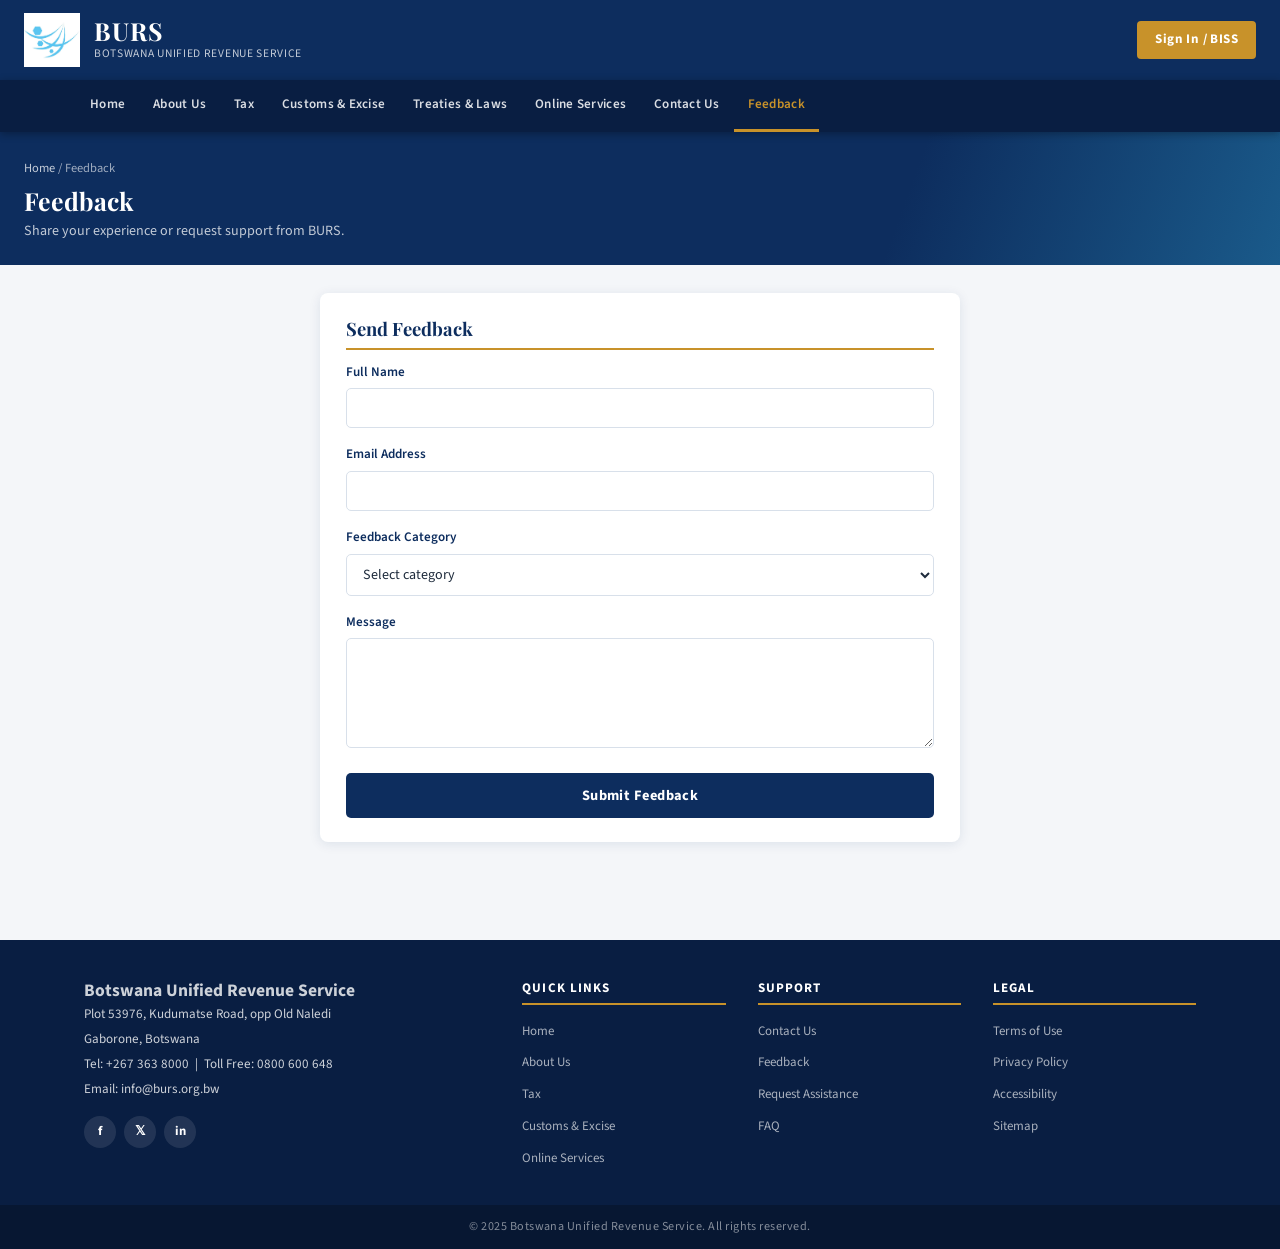
<file: feedback.html>
<!DOCTYPE html>
<html lang="en">
<head>
  <meta charset="UTF-8">
  <meta name="viewport" content="width=device-width, initial-scale=1.0">
  <title>BURS - Feedback</title>
  <link rel="stylesheet" href="style.css">
</head>
<body>
  <header>
    <div class="brand">
    <img src="images/burs-logo.png" alt="BURS logo" width="56" height="56" class="brand-logo">
    <div class="brand-text">
      <h1>BURS</h1>
      <p>Botswana Unified Revenue Service</p>
    </div>
  </div>
    <a href="online-services.html#biss-portal" class="btn-signin">Sign In / BISS</a>
  </header>

  <nav>
   <div class="nav-wrapper">
    <button class="mob-btn" id="mBtn">☰</button>
      <ul class="nav-list" id="mainNav">
        <li><a href="index.html">Home</a></li>
        <li><a href="about.html">About Us</a></li>
        <li><a href="tax.html">Tax</a></li>
        <li><a href="customs.html">Customs &amp; Excise</a></li>
        <li><a href="treaties.html">Treaties &amp; Laws</a></li>
        <li><a href="online-services.html">Online Services</a></li>
        <li><a href="contact.html">Contact Us</a></li>
        <li class="active"><a href="feedback.html">Feedback</a></li>
      </ul>
    </div>
  </nav>

  <section class="banner">
    <p class="crumb"><a href="index.html">Home</a> / Feedback</p>
    <h2>Feedback</h2>
    <p class="sub">Share your experience or request support from BURS.</p>
  </section>

  <main class="narrow-page-container">
    <section class="content-card">
      <h2>Send Feedback</h2>
      <form>
        <div class="form-field">
          <label for="name">Full Name</label>
          <input type="text" id="name" name="name" required>
        </div>

        <div class="form-field">
          <label for="email">Email Address</label>
          <input type="email" id="email" name="email" required>
        </div>

        <div class="form-field">
          <label for="category">Feedback Category</label>
          <select id="category" name="category" required>
            <option value="">Select category</option>
            <option>Tax services</option>
            <option>Customs services</option>
            <option>Online services</option>
            <option>Website issue</option>
            <option>General enquiry</option>
          </select>
        </div>

        <div class="form-field">
          <label for="message">Message</label>
          <textarea id="message" name="message" required></textarea>
        </div>

        <button type="submit" class="submit-button">Submit Feedback</button>
      </form>
    </section>
  </main>

  <footer>
  <div class="footer-grid">
    <div>
      <h3>Botswana Unified Revenue Service</h3>
      <p style="font-size:.82rem;line-height:1.9">Plot 53976, Kudumatse Road, opp Old Naledi<br>Gaborone, Botswana<br>Tel: +267 363 8000 &nbsp;|&nbsp; Toll Free: 0800 600 648<br>Email: info@burs.org.bw</p>
      <div class="social-links">
        <a href="https://www.facebook.com/BotswanaUnifiedRevenueService" title="Facebook" target="_blank" rel="noopener noreferrer">f</a>
        <a href="https://x.com/TheOfficialBURS" title="X" target="_blank" rel="noopener noreferrer">𝕏</a>
        <a href="https://bw.linkedin.com/company/botswana-unified-revenue-service-burs" title="LinkedIn" target="_blank" rel="noopener noreferrer">in</a>
      </div>
    </div>
    <div>
      <h4>Quick Links</h4>
      <ul>
        <li><a href="index.html">Home</a></li>
        <li><a href="about.html">About Us</a></li>
        <li><a href="tax.html">Tax</a></li>
        <li><a href="customs.html">Customs &amp; Excise</a></li>
        <li><a href="online-services.html">Online Services</a></li>
      </ul>
    </div>
    <div>
      <h4>Support</h4>
      <ul>
        <li><a href="contact.html">Contact Us</a></li>
        <li><a href="feedback.html">Feedback</a></li>
        <li><a href="online-services.html#request-assistance">Request Assistance</a></li>
        <li><a href="about.html#faq">FAQ</a></li>
      </ul>
    </div>
    <div>
      <h4>Legal</h4>
      <ul>
        <li><a href="#">Terms of Use</a></li>
        <li><a href="#">Privacy Policy</a></li>
        <li><a href="#">Accessibility</a></li>
        <li><a href="quick_links.html">Sitemap</a></li>
      </ul>
    </div>
  </div>
  <div class="footer-bottom">© 2025 Botswana Unified Revenue Service. All rights reserved.</div>
</footer>

  <script src="script.js"></script>
</body>
</html>
</file>
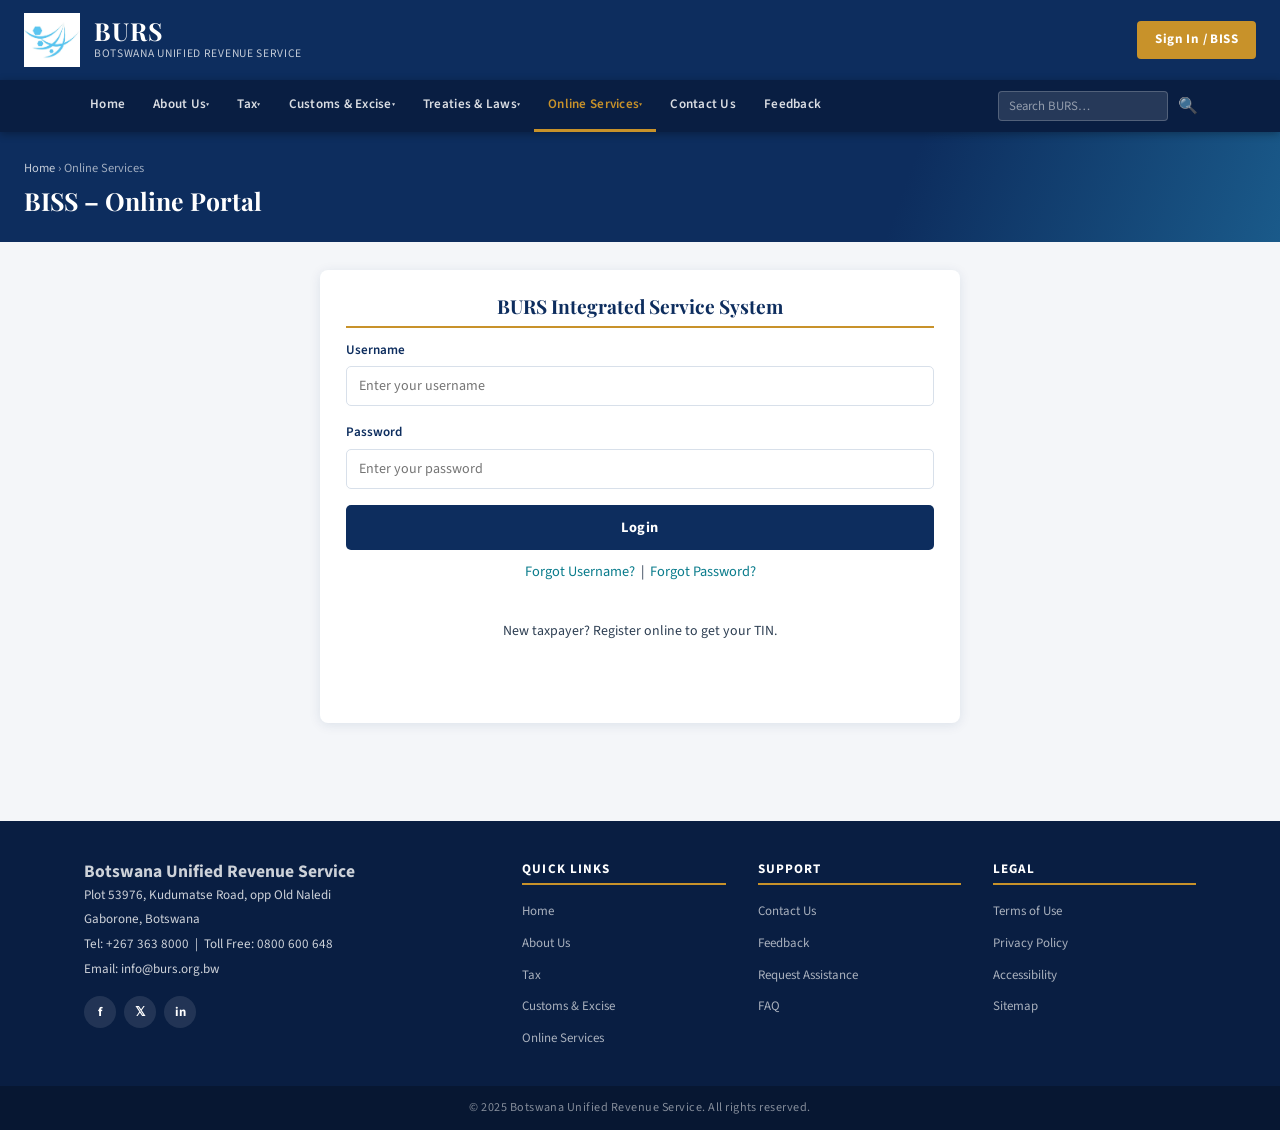
<file: online-services.html>
<!DOCTYPE html>
<html lang="en">
<head>
  <meta charset="UTF-8">
  <meta name="viewport" content="width=device-width, initial-scale=1.0">
  <title>BURS – Online Services</title>
  <link rel="stylesheet" href="style.css">
</head>
<body>

<!-- -PMP- Header -->
<header>
  <div class="brand">
    <img src="images/burs-logo.png" alt="BURS logo" width="56" height="56" class="brand-logo">
    <div class="brand-text">
      <h1>BURS</h1>
      <p>Botswana Unified Revenue Service</p>
    </div>
  </div>
  <a href="#biss-portal" class="btn-signin">Sign In / BISS</a>
</header>

<!-- -PMP- Navigation -->
<nav>
  <div class="nav-wrapper">
    <button class="mob-btn" id="mBtn">☰</button>
    <ul class="nav-list" id="mainNav">
      <li><a href="index.html">Home</a></li>
      <li>
        <a href="#" onclick="dd(this);return false;">About Us <span style="font-size:.6rem">▾</span></a>
        <ul class="dropdown">
          <li><a href="about.html#mandate">Mandate</a></li>
          <li><a href="about.html#vision-mission">Vision &amp; Mission</a></li>
          <li><a href="about.html#divisions-overview">All Divisions</a></li>
          <li><a href="about.html#faq">FAQ</a></li>
        </ul>
      </li>
      <li>
        <a href="#" onclick="dd(this);return false;">Tax <span style="font-size:.6rem">▾</span></a>
        <ul class="dropdown">
          <li><a href="tax.html#individuals">Individuals</a></li>
          <li><a href="tax.html#companies">Companies</a></li>
          <li><a href="tax.html#vat">Value Added Tax (VAT)</a></li>
          <li><a href="tax.html#returns">Returns – All Tax Types</a></li>
        </ul>
      </li>
      <li>
        <a href="#" onclick="dd(this);return false;">Customs &amp; Excise <span style="font-size:.6rem">▾</span></a>
        <ul class="dropdown">
          <li><a href="customs.html#customs-clearance">Customs Clearance</a></li>
          <li><a href="customs.html#travelers-guide">Traveller's Guide</a></li>
          <li><a href="customs.html#tariff-downloads">Customs Tariff Downloads</a></li>
        </ul>
      </li>
      <li>
        <a href="#" onclick="dd(this);return false;">Treaties &amp; Laws <span style="font-size:.6rem">▾</span></a>
        <ul class="dropdown">
          <li><a href="treaties.html#bilateral">Bilateral Agreements</a></li>
          <li><a href="treaties.html#revenue-laws">Revenue Laws</a></li>
        </ul>
      </li>
      <li class="active">
        <a href="#" onclick="dd(this);return false;">Online Services <span style="font-size:.6rem">▾</span></a>
        <ul class="dropdown">
          <li><a href="#biss-portal">BISS – Online Portal</a></li>
          <li><a href="#efiling">e-Filing of Returns</a></li>
          <li><a href="#tax-registration">Tax Registration</a></li>
          <li><a href="#online-payment">Online Tax Payment</a></li>
          <li><a href="#check-status">Check Tax Status</a></li>
          <li><a href="#request-assistance">Request Assistance</a></li>
        </ul>
      </li>
      <li><a href="contact.html">Contact Us</a></li>
      <li><a href="feedback.html">Feedback</a></li>
    </ul>
    <div class="nav-search">
      <input type="text" id="ns" placeholder="Search BURS…">
      <button onclick="doSearch()">🔍</button>
    </div>
  </div>
</nav>

<!-- -PMP- BISS PORTAL -->
<section id="biss-portal">
  <div class="banner"><p class="crumb"><a href="index.html">Home</a> › Online Services</p><h2>BISS – Online Portal</h2></div>
  <div class="narrow-page-container"><div class="content-card">
    <h2 style="text-align:center;font-size:1.2rem">BURS Integrated Service System</h2>
    <div class="form-field"><label>Username</label><input type="text" placeholder="Enter your username"></div>
    <div class="form-field"><label>Password</label><input type="password" placeholder="Enter your password"></div>
    <button class="submit-button" onclick="alert('Login submitted successfully')">Login</button>
    <p class="form-note"><a href="#">Forgot Username?</a> &nbsp;|&nbsp; <a href="#">Forgot Password?</a></p>
    <hr style="margin:18px 0;border:none;border-top:1px solid var(--border)">
    <p style="font-size:.87rem;text-align:center;margin-bottom:11px">New taxpayer? Register online to get your TIN.</p>
    <button class="submit-button" style="background:var(--teal)" onclick="location.href='#tax-registration'">Register Now</button>
  </div></div>


</section>

<!-- -PMP- E-FILING -->
<section id="efiling">
  <div class="banner"><p class="crumb"><a href="index.html">Home</a> › Online Services</p><h2>e-Filing of Returns</h2></div>
  <div class="narrow-page-container"><div class="content-card">
    <div class="form-field"><label>Taxpayer Identification Number (TIN)</label><input type="text" placeholder="Enter your TIN"></div>
    <div class="form-field"><label>Full Name</label><input type="text" placeholder="Enter your full name"></div>
    <div class="form-field"><label>Return Type</label><select><option value="">Select return type</option><option>Income Tax Return</option><option>VAT Return</option><option>PAYE Return</option><option>Withholding Tax Return</option><option>Customs &amp; Excise Return</option></select></div>
    <div class="form-field"><label>Tax Period</label><input type="month"></div>
    <div class="form-field"><label>Upload Supporting Documents</label><input type="file" multiple></div>
    <button class="submit-button" onclick="alert('Return submitted successfully')">Submit Return</button>
    <p class="form-note">Ensure all details are correct before submitting. Returns are processed securely through BURS systems.</p>
  </div></div>


</section>

<!-- -PMP- TAX REGISTRATION -->
<section id="tax-registration">
  <div class="banner"><p class="crumb"><a href="index.html">Home</a> › Online Services</p><h2>Tax Registration Portal</h2></div>
  <div class="narrow-page-container"><div class="content-card">
    <div class="form-field"><label>Full Name</label><input type="text" placeholder="Enter your full name"></div>
    <div class="form-field"><label>National ID / Passport Number</label><input type="text" placeholder="Enter ID or Passport number"></div>
    <div class="form-field"><label>Date of Birth</label><input type="date"></div>
    <div class="form-field"><label>Physical Address</label><input type="text" placeholder="Plot number, street, city"></div>
    <div class="form-field"><label>Phone Number</label><input type="tel" placeholder="+267 000 0000"></div>
    <div class="form-field"><label>Email Address</label><input type="email" placeholder="your@email.com"></div>
    <div class="form-field"><label>Registration Type</label><select><option value="">Select type</option><option>Individual</option><option>Company</option><option>Partnership</option><option>Trust</option><option>Non-Resident</option></select></div>
    <button class="submit-button" onclick="alert('Registration submitted. Your TIN will be issued within 3 business days.')">Submit Registration</button>
    <p class="form-note">Ensure all details match your national ID or passport. BURS will contact you within 3 business days.</p>
  </div></div>


</section>

<!-- -PMP- ONLINE PAYMENT -->
<section id="online-payment">
  <div class="banner"><p class="crumb"><a href="index.html">Home</a> › Online Services</p><h2>Online Tax Payment</h2></div>
  <div class="narrow-page-container"><div class="content-card">
    <div class="form-field"><label>Taxpayer Identification Number (TIN)</label><input type="text" placeholder="Enter your TIN"></div>
    <div class="form-field"><label>Tax Type</label><select><option value="">Select tax type</option><option>Income Tax</option><option>VAT</option><option>PAYE</option><option>Withholding Tax</option><option>Customs Duty</option><option>Capital Transfer Tax</option></select></div>
    <div class="form-field"><label>Assessment / Reference Number</label><input type="text" placeholder="Enter reference number"></div>
    <div class="form-field"><label>Amount (P)</label><input type="number" placeholder="0.00"></div>
    <div class="form-field"><label>Payment Method</label><select><option value="">Select method</option><option>Debit / Credit Card</option><option>Internet Banking</option><option>Mobile Money</option></select></div>
    <button class="submit-button" onclick="alert('Payment submitted securely')">Submit Payment</button>
    <p class="form-note">Payments are processed securely through BURS systems.</p>
  </div></div>


</section>

<!-- -PMP- CHECK STATUS -->
<section id="check-status">
  <div class="banner"><p class="crumb"><a href="index.html">Home</a> › Online Services</p><h2>Check Tax Compliance Status</h2></div>
  <div class="narrow-page-container"><div class="content-card">
    <div class="form-field"><label>Taxpayer Identification Number (TIN)</label><input type="text" placeholder="Enter your TIN"></div>
    <div class="form-field"><label>Full Name</label><input type="text" placeholder="Enter your full name"></div>
    <button class="submit-button" onclick="alert('Status verified')">Verify Status</button>
    <div style="margin-top:16px;padding:14px;background:var(--light);border-radius:6px;border:1px solid var(--border);font-size:.88rem">
      <p><strong>Status:</strong> <span class="badge">Compliant</span></p>
      <p style="margin-top:7px"><strong>Outstanding Obligations:</strong> None</p>
      <p><strong>Last Return Filed:</strong> March 2026 (VAT)</p>
    </div>
  </div></div>


</section>

<!-- -PMP- REQUEST ASSISTANCE -->
<section id="request-assistance">
  <div class="banner"><p class="crumb"><a href="index.html">Home</a> › Online Services</p><h2>Request Assistance</h2></div>
  <div class="narrow-page-container"><div class="content-card">
    <div class="form-field"><label>Full Name</label><input type="text" placeholder="Enter your full name"></div>
    <div class="form-field"><label>TIN (if applicable)</label><input type="text" placeholder="Enter your TIN"></div>
    <div class="form-field"><label>Email Address</label><input type="email" placeholder="Enter your email"></div>
    <div class="form-field"><label>Phone Number</label><input type="tel" placeholder="Enter your phone number"></div>
    <div class="form-field"><label>Service Area</label><select><option value="">Select service</option><option>e-Filing of Returns</option><option>Tax Registration</option><option>Online Payments</option><option>Tax Clearance Certificate</option><option>General Inquiry</option></select></div>
    <div class="form-field"><label>Describe Your Issue</label><textarea placeholder="Provide details of your request…"></textarea></div>
    <button class="submit-button" onclick="alert('Request submitted. BURS will respond within 2 business days.')">Submit Request</button>
    <p class="form-note">Your request will be forwarded to the appropriate BURS division. Ensure your contact details are accurate.</p>
  </div></div>


</section>

<!-- -PMP- Footer -->
<footer>
  <div class="footer-grid">
    <div>
      <h3>Botswana Unified Revenue Service</h3>
      <p style="font-size:.82rem;line-height:1.9">Plot 53976, Kudumatse Road, opp Old Naledi<br>
        Gaborone, Botswana<br>
        Tel: +267 363 8000 &nbsp;|&nbsp; Toll Free: 0800 600 648<br>
        Email: info@burs.org.bw</p>
      <div class="social-links"><a href="https://www.facebook.com/BotswanaUnifiedRevenueService" title="Facebook" target="_blank" rel="noopener noreferrer">f</a>
        <a href="https://x.com/TheOfficialBURS" title="X" target="_blank" rel="noopener noreferrer">𝕏</a>
        <a href="https://bw.linkedin.com/company/botswana-unified-revenue-service-burs" title="LinkedIn" target="_blank" rel="noopener noreferrer">in</a></div>
    </div>
    <div><h4>Quick Links</h4><ul>
      <li><a href="index.html">Home</a></li><li><a href="about.html">About Us</a></li>
      <li><a href="tax.html">Tax</a></li><li><a href="customs.html">Customs &amp; Excise</a></li>
      <li><a href="online-services.html">Online Services</a></li><li>
    </ul></div>
    <div><h4>Support</h4><ul>
      <li><a href="contact.html">Contact Us</a></li><li><a href="feedback.html">Feedback</a></li>
      <li><a href="#request-assistance">Request Assistance</a></li><li><a href="about.html#faq">FAQ</a></li>
    </ul></div>
    <div><h4>Legal</h4><ul>
      <li><a href="#">Terms of Use</a></li><li><a href="#">Privacy Policy</a></li>
      <li><a href="#">Accessibility</a></li><li><a href="quick_links.html">Sitemap</a></li>
    </ul></div>
  </div>
  <div class="footer-bottom">© 2025 Botswana Unified Revenue Service. All rights reserved.</div>
</footer>

<script src="script.js"></script>
</body>
</html>
</file>
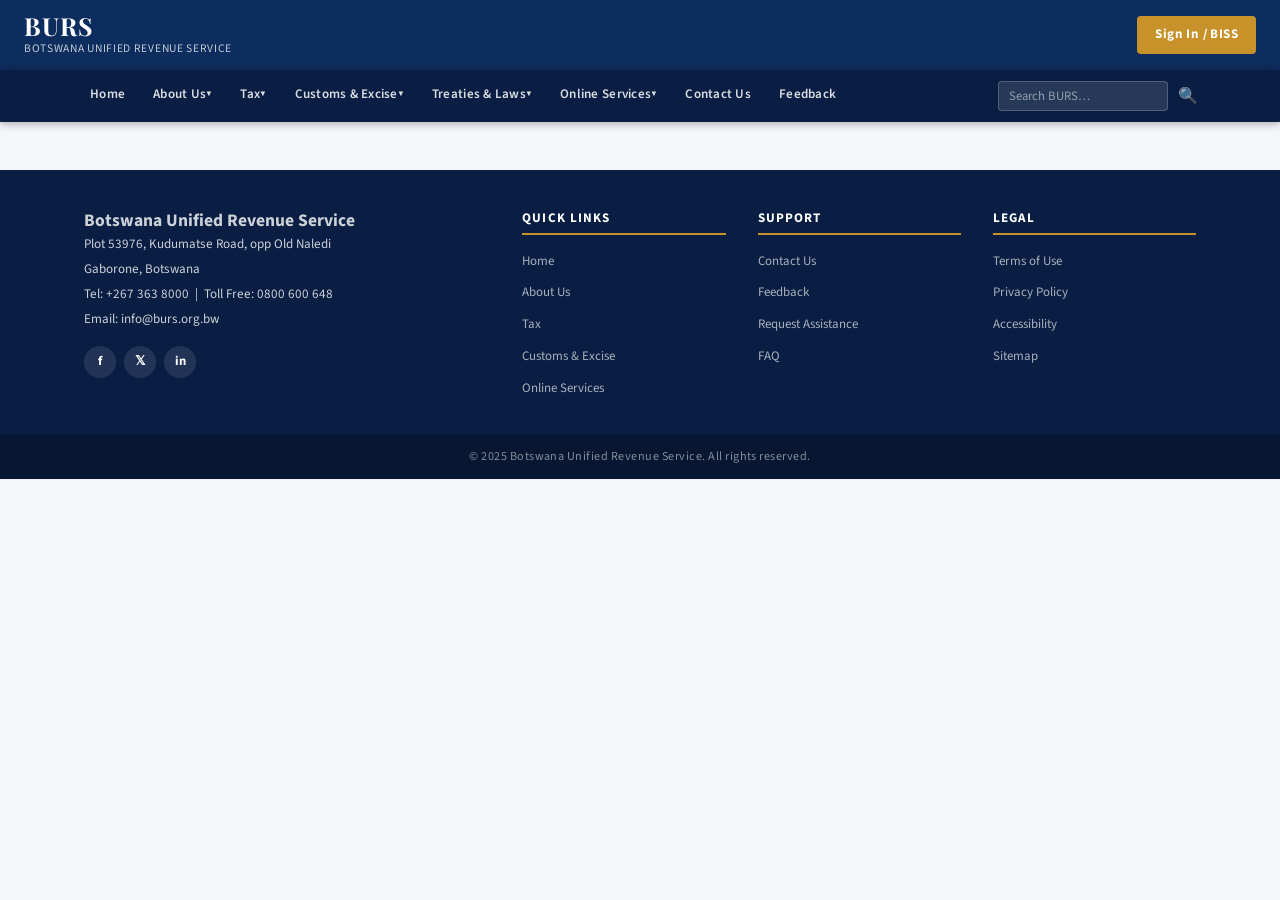
<file: quick_links.html>
<!DOCTYPE html>
<html lang="en">
<head>
  <meta charset="UTF-8">
  <meta name="viewport" content="width=device-width, initial-scale=1.0">
  <title>Quick Links – BURS</title>
  <link rel="stylesheet" href="style.css">
</head>
<body>
<header>
  <div class="brand-text"><h1>BURS</h1><p>Botswana Unified Revenue Service</p></div>
  <a href="index.html" class="btn-signin">Sign In / BISS</a>
</header>
<nav>
  <div class="nav-wrapper">
    <button class="mob-btn" id="mBtn">&#9776;</button>
    <ul class="nav-list" id="mainNav">
      <li><a href="index.html">Home</a></li>
      <li>
        <a href="#" onclick="dd(this);return false;">About Us <span style="font-size:.6rem">&#9660;</span></a>
        <ul class="dropdown">
          <li><a href="about.html#mandate" onclick="go('mandate');return false;">Mandate</a></li>
          <li><a href="about.html#vision-mission" onclick="go('vision-mission');return false;">Vision &amp; Mission</a></li>
          <li><a href="about.html#org-values" onclick="go('org-values');return false;">Organisational Values</a></li>
          <li><a href="about.html#org-structure" onclick="go('org-structure');return false;">Organisational Structure</a></li>
          <li class="has-sub">
            <a href="#" onclick="sub(this);return false;">Divisions</a>
            <ul class="sub-dd">
              <li><a href="about.html#div-comms" onclick="go('div-comms');return false;">Communications &amp; Corporate Planning</a></li>
              <li><a href="about.html#div-finance" onclick="go('div-finance');return false;">Finance &amp; Administration</a></li>
              <li><a href="about.html#div-hr" onclick="go('div-hr');return false;">Human Resources</a></li>
              <li><a href="about.html#div-it" onclick="go('div-it');return false;">Information Technology</a></li>
              <li><a href="about.html#div-audit" onclick="go('div-audit');return false;">Internal Audit &amp; Ethics</a></li>
              <li><a href="about.html#div-legal" onclick="go('div-legal');return false;">Legal Services</a></li>
              <li><a href="about.html#divisions-overview" onclick="go('divisions-overview');return false;">All Divisions</a></li>
            </ul>
          </li>
          <li class="has-sub">
            <a href="#" onclick="sub(this);return false;">FAQ</a>
            <ul class="sub-dd">
              <li><a href="about.html#faq" onclick="go('faq');return false;">General FAQ</a></li>
              <li><a href="about.html#faq" onclick="go('faq');return false;">VAT FAQ</a></li>
              <li><a href="about.html#faq" onclick="go('faq');return false;">Income Tax FAQ</a></li>
              <li><a href="about.html#faq" onclick="go('faq');return false;">Customs &amp; Excise FAQ</a></li>
            </ul>
          </li>
        </ul>
      </li>
      <li>
        <a href="#" onclick="dd(this);return false;">Tax <span style="font-size:.6rem">&#9660;</span></a>
        <ul class="dropdown">
          <li class="has-sub">
            <a href="#" onclick="sub(this);return false;">Income Tax</a>
            <ul class="sub-dd">
              <li><a href="tax.html#individuals" onclick="go('individuals');return false;">Individuals</a></li>
              <li><a href="tax.html#companies" onclick="go('companies');return false;">Companies</a></li>
              <li><a href="tax.html#withholding-tax" onclick="go('withholding-tax');return false;">Withholding Tax</a></li>
              <li><a href="tax.html#partnerships" onclick="go('partnerships');return false;">Partnerships, Trusts &amp; PAYE</a></li>
            </ul>
          </li>
          <li><a href="tax.html#vat" onclick="go('vat');return false;">Value Added Tax (VAT)</a></li>
          <li><a href="tax.html#ctt" onclick="go('ctt');return false;">Capital Transfer Tax</a></li>
          <li><a href="tax.html#objections" onclick="go('objections');return false;">Objections &amp; Appeals</a></li>
          <li><a href="tax.html#tax-amendment" onclick="go('tax-amendment');return false;">Tax Amendment &amp; Tax Clearance</a></li>
          <li><a href="tax.html#returns" onclick="go('returns');return false;">Returns &#8211; All Tax Types</a></li>
          <li><a href="tax.html#domestic-taxes" onclick="go('domestic-taxes');return false;">Domestic Taxes Division</a></li>
        </ul>
      </li>
      <li>
        <a href="#" onclick="dd(this);return false;">Customs &amp; Excise <span style="font-size:.6rem">&#9660;</span></a>
        <ul class="dropdown">
          <li><a href="customs.html#customs-clearance" onclick="go('customs-clearance');return false;">Customs Clearance</a></li>
          <li><a href="customs.html#travelers-guide" onclick="go('travelers-guide');return false;">Traveller&#39;s Guide</a></li>
          <li><a href="customs.html#customs-payment" onclick="go('customs-payment');return false;">Payment of Customs &amp; Import VAT</a></li>
          <li><a href="customs.html#prohibitions" onclick="go('prohibitions');return false;">Prohibitions &amp; Restrictions</a></li>
          <li><a href="customs.html#tariff-downloads" onclick="go('tariff-downloads');return false;">Customs Tariff Downloads</a></li>
          <li><a href="customs.html#trade-agreements" onclick="go('trade-agreements');return false;">Trade Agreements</a></li>
        </ul>
      </li>
      <li>
        <a href="#" onclick="dd(this);return false;">Treaties &amp; Laws <span style="font-size:.6rem">&#9660;</span></a>
        <ul class="dropdown">
          <li><a href="treaties.html#bilateral" onclick="go('bilateral');return false;">Bilateral Agreements</a></li>
          <li><a href="customs.html#trade-agreements" onclick="go('trade-agreements');return false;">Trade Agreements</a></li>
          <li><a href="treaties.html#revenue-laws" onclick="go('revenue-laws');return false;">Revenue Laws</a></li>
        </ul>
      </li>
      <li>
        <a href="#" onclick="dd(this);return false;">Online Services <span style="font-size:.6rem">&#9660;</span></a>
        <ul class="dropdown">
          <li><a href="online-services.html#biss-portal" onclick="go('biss-portal');return false;">BISS &#8211; Online Portal</a></li>
          <li><a href="online-services.html#efiling" onclick="go('efiling');return false;">e-Filing of Returns</a></li>
          <li><a href="online-services.html#tax-registration" onclick="go('tax-registration');return false;">Tax Registration</a></li>
          <li><a href="online-services.html#online-payment" onclick="go('online-payment');return false;">Online Tax Payment</a></li>
          <li><a href="online-services.html#check-status" onclick="go('check-status');return false;">Check Tax Status</a></li>
          <li><a href="online-services.html#request-assistance" onclick="go('request-assistance');return false;">Request Assistance</a></li>
          <li><a href="online-services.html">All Online Services</a></li>
        </ul>
      </li>
      <li><a href="contact.html">Contact Us</a></li>
      <li><a href="Feedback.html">Feedback</a></li>
    </ul>
    <div class="nav-search">
      <input type="text" id="ns" placeholder="Search BURS&#8230;">
      <button onclick="doSearch()">&#128269;</button>
    </div>
  </div>
</nav>
<!-- -PMP- QUICK LINKS (Standalone Page) -->
<div id="page-quicklinks" class="page-section">
  <div class="banner"><p class="crumb"><a href="#" onclick="go('home');return false;">Home</a></p><h2>Quick Links</h2><p class="sub">Jump directly to any section of the BURS website.</p></div>
  <div class="page-container">
    <div class="quick-links-grid">

      <div class="quick-link-panel"><div class="quick-link-heading">Tax Services</div><ul>
        <li><a href="#" onclick="go('efiling');return false;">File Income Tax Return</a></li>
        <li><a href="#" onclick="go('efiling');return false;">File VAT Return</a></li>
        <li><a href="#" onclick="go('online-payment');return false;">Pay Taxes Online</a></li>
        <li><a href="#" onclick="go('tax-registration');return false;">Tax Registration</a></li>
        <li><a href="#" onclick="go('tax-amendment');return false;">Tax Clearance Certificate</a></li>
        <li><a href="#" onclick="go('objections');return false;">Objections &amp; Appeals</a></li>
        <li><a href="#" onclick="go('returns');return false;">Returns – All Types</a></li>
        <li><a href="#" onclick="go('check-status');return false;">Check Tax Status</a></li>
      </ul></div>

      <div class="quick-link-panel"><div class="quick-link-heading">Income Tax</div><ul>
        <li><a href="#" onclick="go('individuals');return false;">Individuals</a></li>
        <li><a href="#" onclick="go('companies');return false;">Companies</a></li>
        <li><a href="#" onclick="go('partnerships');return false;">Partnerships, Trusts &amp; PAYE</a></li>
        <li><a href="#" onclick="go('withholding-tax');return false;">Withholding Tax</a></li>
        <li><a href="#" onclick="go('vat');return false;">Value Added Tax (VAT)</a></li>
        <li><a href="#" onclick="go('ctt');return false;">Capital Transfer Tax</a></li>
        <li><a href="#" onclick="go('domestic-taxes');return false;">Domestic Taxes Division</a></li>
      </ul></div>

      <div class="quick-link-panel"><div class="quick-link-heading">Customs &amp; Excise</div><ul>
        <li><a href="#" onclick="go('customs-clearance');return false;">Customs Clearance</a></li>
        <li><a href="#" onclick="go('tariff-downloads');return false;">Customs Tariff Downloads</a></li>
        <li><a href="#" onclick="go('customs-payment');return false;">Payment of Customs &amp; Import VAT</a></li>
        <li><a href="#" onclick="go('travelers-guide');return false;">Traveller's Guide</a></li>
        <li><a href="#" onclick="go('prohibitions');return false;">Prohibitions &amp; Restrictions</a></li>
        <li><a href="#" onclick="go('trade-agreements');return false;">Trade Agreements</a></li>
      </ul></div>

      <div class="quick-link-panel"><div class="quick-link-heading">Treaties &amp; Laws</div><ul>
        <li><a href="#" onclick="go('bilateral');return false;">Bilateral Agreements (DTAAs)</a></li>
        <li><a href="#" onclick="go('trade-agreements');return false;">Trade Agreements (SACU, SADC)</a></li>
        <li><a href="#" onclick="go('revenue-laws');return false;">Revenue Laws</a></li>
        <li><a href="#" onclick="go('tax-amendment');return false;">VAT Amendment Act 2015</a></li>
      </ul></div>

      <div class="quick-link-panel"><div class="quick-link-heading">Online Services</div><ul>
        <li><a href="#" onclick="go('biss-portal');return false;">BISS Portal Login</a></li>
        <li><a href="#" onclick="go('efiling');return false;">e-Filing of Returns</a></li>
        <li><a href="#" onclick="go('online-payment');return false;">Online Tax Payment</a></li>
        <li><a href="#" onclick="go('check-status');return false;">Check Tax Status</a></li>
        <li><a href="#" onclick="go('tax-registration');return false;">Tax Registration</a></li>
        <li><a href="#" onclick="go('request-assistance');return false;">Request Assistance</a></li>
      </ul></div>

      <div class="quick-link-panel"><div class="quick-link-heading">About BURS</div><ul>
        <li><a href="#" onclick="go('mandate');return false;">Mandate</a></li>
        <li><a href="#" onclick="go('vision-mission');return false;">Vision &amp; Mission</a></li>
        <li><a href="#" onclick="go('org-structure');return false;">Organisational Structure</a></li>
        <li><a href="#" onclick="go('divisions-overview');return false;">All Divisions</a></li>
        <li><a href="#" onclick="go('org-values');return false;">Organisational Values</a></li>
        <li><a href="#" onclick="go('faq');return false;">FAQ</a></li>
      </ul></div>

      <div class="quick-link-panel"><div class="quick-link-heading">Support &amp; Contact</div><ul>
        <li><a href="#" onclick="go('contact');return false;">Contact Us</a></li>
        <li><a href="#" onclick="go('feedback');return false;">Submit Feedback</a></li>
        <li><a href="#" onclick="go('request-assistance');return false;">Request Assistance</a></li>
        <li><a href="#" onclick="go('faq');return false;">Frequently Asked Questions</a></li>
      </ul></div>

      <div class="quick-link-panel"><div class="quick-link-heading">External Links</div><ul>
        <li><a href="https://www.gov.bw" target="_blank">Government of Botswana</a></li>
        <li><a href="https://www.finance.gov.bw" target="_blank">Ministry of Finance</a></li>
        <li><a href="#" target="_blank">Bank of Botswana</a></li>
        <li><a href="#" target="_blank">NBFIRA</a></li>
        <li><a href="#" target="_blank">Statistics Botswana</a></li>
        <li><a href="#" target="_blank">BITC</a></li>
      </ul></div>

    </div>
  </div>
</div>
<!-- -PMP- Footer -->
<footer>
  <div class="footer-grid">
    <div>
      <h3>Botswana Unified Revenue Service</h3>
      <p style="font-size:.82rem;line-height:1.9">Plot 53976, Kudumatse Road, opp Old Naledi<br>
        Gaborone, Botswana<br>Tel: +267 363 8000 &nbsp;|&nbsp; Toll Free: 0800 600 648<br>
        Email: info@burs.org.bw</p>
      <div class="social-links"><a href="https://www.facebook.com/BotswanaUnifiedRevenueService" title="Facebook" target="_blank" rel="noopener noreferrer">f</a>
        <a href="https://x.com/TheOfficialBURS" title="X" target="_blank" rel="noopener noreferrer">&#120143;</a>
        <a href="https://bw.linkedin.com/company/botswana-unified-revenue-service-burs" title="LinkedIn" target="_blank" rel="noopener noreferrer">in</a></div>
    </div>
    <div><h4>Quick Links</h4><ul>
      <li><a href="index.html">Home</a></li>
      <li><a href="about.html">About Us</a></li>
      <li><a href="tax.html">Tax</a></li>
      <li><a href="customs.html">Customs &amp; Excise</a></li>
      <li><a href="online-services.html">Online Services</a></li>
    </ul>
  </div>
    <div><h4>Support</h4><ul>
      <li><a href="contact.html">Contact Us</a></li>
      <li><a href="Feedback.html">Feedback</a></li>
      <li><a href="online-services.html#request-assistance">Request Assistance</a></li>
      <li><a href="about.html#faq">FAQ</a></li>
    </ul></div>
    <div><h4>Legal</h4><ul>
      <li><a href="#">Terms of Use</a></li>
      <li><a href="#">Privacy Policy</a></li>
      <li><a href="#">Accessibility</a></li>
      <li><a href="quick_links.html">Sitemap</a></li>
    </ul></div>
  </div>
  <div class="footer-bottom">&copy; 2025 Botswana Unified Revenue Service. All rights reserved.</div>
</footer>
<script src="script.js"></script>
</body>
</html>
</file>
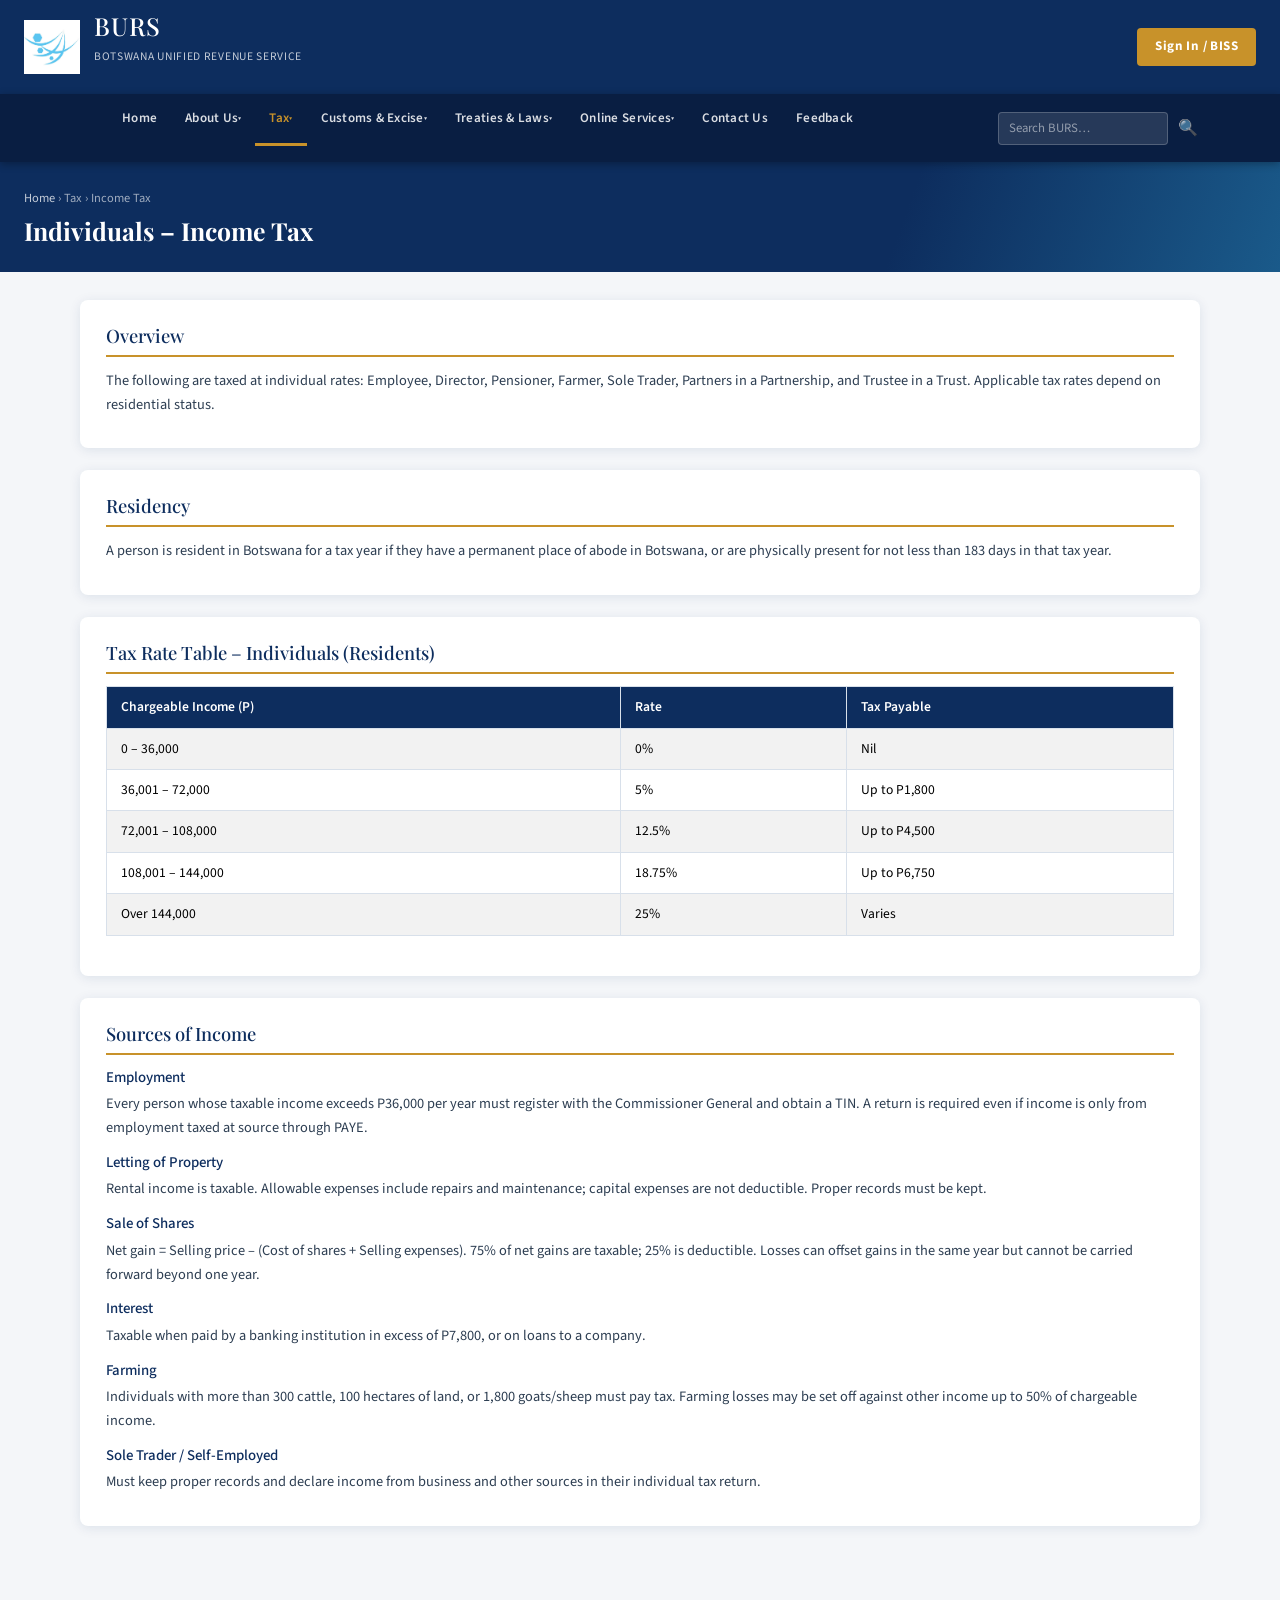
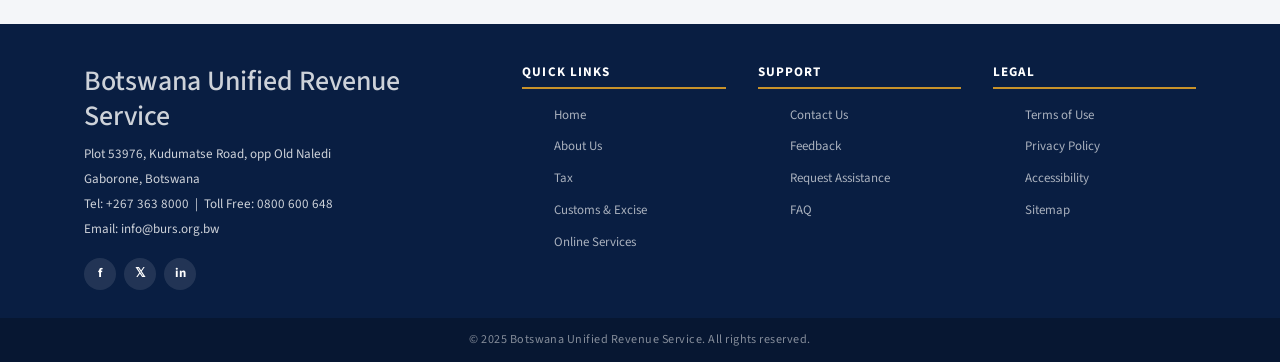
<file: tax.html>
<!DOCTYPE html>
<html lang="en">
<head>
  <meta charset="UTF-8">
  <meta name="viewport" content="width=device-width, initial-scale=1.0">
  <title>BURS – Tax</title>
  <!-- -PMP- Tables -->
  <link rel="stylesheet" href="https://cdn.jsdelivr.net/npm/bootstrap@5.3.3/dist/css/bootstrap.min.css">
  <link rel="stylesheet" href="style.css">
</head>
<body>

<!-- -PMP- Header -->
<header>
  <div class="brand">
    <img src="images/burs-logo.png" alt="BURS logo" width="56" height="56" class="brand-logo">
    <div class="brand-text">
      <h1>BURS</h1>
      <p>Botswana Unified Revenue Service</p>
    </div>
  </div>
  <a href="online-services.html#biss-portal" class="btn-signin">Sign In / BISS</a>
</header>

<!-- -PMP- Navigation -->
<nav>
  <div class="nav-wrapper">
    <button class="mob-btn" id="mBtn">☰</button>
    <ul class="nav-list" id="mainNav">
      <li><a href="index.html">Home</a></li>
      <li>
        <a href="#" onclick="dd(this);return false;">About Us <span style="font-size:.6rem">▾</span></a>
        <ul class="dropdown">
          <li><a href="about.html#mandate">Mandate</a></li>
          <li><a href="about.html#vision-mission">Vision &amp; Mission</a></li>
          <li><a href="about.html#org-values">Organisational Values</a></li>
          <li><a href="about.html#org-structure">Organisational Structure</a></li>
          <li><a href="about.html#divisions-overview">All Divisions</a></li>
          <li><a href="about.html#faq">FAQ</a></li>
        </ul>
      </li>
      <li class="active">
        <a href="#" onclick="dd(this);return false;">Tax <span style="font-size:.6rem">▾</span></a>
        <ul class="dropdown">
          <li class="has-sub">
            <a href="#" onclick="sub(this);return false;">Income Tax</a>
            <ul class="sub-dd">
              <li><a href="#individuals">Individuals</a></li>
              <li><a href="#companies">Companies</a></li>
              <li><a href="#withholding-tax">Withholding Tax</a></li>
              <li><a href="#partnerships">Partnerships, Trusts &amp; PAYE</a></li>
            </ul>
          </li>
          <li><a href="#vat">Value Added Tax (VAT)</a></li>
          <li><a href="#ctt">Capital Transfer Tax</a></li>
          <li><a href="#tax-amendment">Tax Amendment &amp; Tax Clearance</a></li>
          <li><a href="#returns">Returns – All Tax Types</a></li>
          <li><a href="#domestic-taxes">Domestic Taxes Division</a></li>
        </ul>
      </li>
      <li>
        <a href="#" onclick="dd(this);return false;">Customs &amp; Excise <span style="font-size:.6rem">▾</span></a>
        <ul class="dropdown">
          <li><a href="customs.html#customs-clearance">Customs Clearance</a></li>
          <li><a href="customs.html#travelers-guide">Traveller's Guide</a></li>
          <li><a href="customs.html#customs-payment">Payment of Customs &amp; Import VAT</a></li>
          <li><a href="customs.html#prohibitions">Prohibitions &amp; Restrictions</a></li>
          <li><a href="customs.html#tariff-downloads">Customs Tariff Downloads</a></li>
          <li><a href="customs.html#trade-agreements">Trade Agreements</a></li>
        </ul>
      </li>
      <li>
        <a href="#" onclick="dd(this);return false;">Treaties &amp; Laws <span style="font-size:.6rem">▾</span></a>
        <ul class="dropdown">
          <li><a href="treaties.html#bilateral">Bilateral Agreements</a></li>
          <li><a href="treaties.html#trade-agreements">Trade Agreements</a></li>
          <li><a href="treaties.html#revenue-laws">Revenue Laws</a></li>
        </ul>
      </li>
      <li>
        <a href="#" onclick="dd(this);return false;">Online Services <span style="font-size:.6rem">▾</span></a>
        <ul class="dropdown">
          <li><a href="online-services.html#biss-portal">BISS – Online Portal</a></li>
          <li><a href="online-services.html#efiling">e-Filing of Returns</a></li>
          <li><a href="online-services.html#tax-registration">Tax Registration</a></li>
          <li><a href="online-services.html#online-payment">Online Tax Payment</a></li>
          <li><a href="online-services.html#check-status">Check Tax Status</a></li>
          <li><a href="online-services.html#request-assistance">Request Assistance</a></li>
        </ul>
      </li>
      <li><a href="contact.html">Contact Us</a></li>
      <li><a href="feedback.html">Feedback</a></li>
    </ul>
    <div class="nav-search">
      <input type="text" id="ns" placeholder="Search BURS…">
      <button onclick="doSearch()">🔍</button>
    </div>
  </div>
</nav>

<!-- -PMP- INDIVIDUALS -->
<section id="individuals">
  <div class="banner"><p class="crumb"><a href="index.html">Home</a> › Tax › Income Tax</p><h2>Individuals – Income Tax</h2></div>
  <div class="page-container">
    <div class="content-card"><h2>Overview</h2><p>The following are taxed at individual rates: Employee, Director, Pensioner, Farmer, Sole Trader, Partners in a Partnership, and Trustee in a Trust. Applicable tax rates depend on residential status.</p></div>
    <div class="content-card"><h2>Residency</h2><p>A person is resident in Botswana for a tax year if they have a permanent place of abode in Botswana, or are physically present for not less than 183 days in that tax year.</p></div>
    <div class="content-card">
      <h2>Tax Rate Table – Individuals (Residents)</h2>
      <div class="table-responsive">
        <table class="table table-bordered table-striped table-hover">
          <thead class="table-dark">
            <tr><th>Chargeable Income (P)</th><th>Rate</th><th>Tax Payable</th></tr>
          </thead>
          <tbody>
            <tr><td>0 – 36,000</td><td>0%</td><td>Nil</td></tr>
            <tr><td>36,001 – 72,000</td><td>5%</td><td>Up to P1,800</td></tr>
            <tr><td>72,001 – 108,000</td><td>12.5%</td><td>Up to P4,500</td></tr>
            <tr><td>108,001 – 144,000</td><td>18.75%</td><td>Up to P6,750</td></tr>
            <tr><td>Over 144,000</td><td>25%</td><td>Varies</td></tr>
          </tbody>
        </table>
      </div>
    </div>
    <div class="content-card">
      <h2>Sources of Income</h2>
      <h3>Employment</h3><p>Every person whose taxable income exceeds P36,000 per year must register with the Commissioner General and obtain a TIN. A return is required even if income is only from employment taxed at source through PAYE.</p>
      <h3>Letting of Property</h3><p>Rental income is taxable. Allowable expenses include repairs and maintenance; capital expenses are not deductible. Proper records must be kept.</p>
      <h3>Sale of Shares</h3><p>Net gain = Selling price – (Cost of shares + Selling expenses). 75% of net gains are taxable; 25% is deductible. Losses can offset gains in the same year but cannot be carried forward beyond one year.</p>
      <h3>Interest</h3><p>Taxable when paid by a banking institution in excess of P7,800, or on loans to a company.</p>
      <h3>Farming</h3><p>Individuals with more than 300 cattle, 100 hectares of land, or 1,800 goats/sheep must pay tax. Farming losses may be set off against other income up to 50% of chargeable income.</p>
      <h3>Sole Trader / Self-Employed</h3><p>Must keep proper records and declare income from business and other sources in their individual tax return.</p>
    </div>
  </div>
</section>

<!-- -PMP- COMPANIES -->
<section id="companies">
  <div class="banner"><p class="crumb"><a href="index.html">Home</a> › Tax › Income Tax</p><h2>Companies – Income Tax</h2></div>
  <div class="page-container">
    <div class="content-card"><h2>Definition</h2><p>Includes any body corporate, specified corporation, collective investment undertaking, charitable/religious/educational institution, public trust, and any association or society. Does not include a partnership.</p></div>
    <div class="content-card">
      <h2>Company Tax Rates</h2>
      <div class="table-responsive">
        <table class="table table-bordered table-striped table-hover">
          <thead class="table-dark">
            <tr><th>Type of Company</th><th>Tax Rate</th></tr>
          </thead>
          <tbody>
            <tr><td>Resident Companies</td><td>22%</td></tr>
            <tr><td>Non-Resident Companies</td><td>30%</td></tr>
            <tr><td>Approved Manufacturing Companies</td><td>15%</td></tr>
            <tr><td>IFSC Companies</td><td>15%</td></tr>
            <tr><td>Unapproved Pension Funds</td><td>7.5%</td></tr>
          </tbody>
        </table>
      </div>
    </div>
    <div class="content-card"><h2>Self Assessment Tax (SAT)</h2><p>All companies pay tax under SAT. Taxpayers make their own assessment and pay tax in quarterly instalments. The SAT return is due four months after financial year end. Companies with tax payable of P50,000 or less may pay at the time of submitting the return.</p></div>
  </div>
</section>

<!-- -PMP- WITHHOLDING TAX -->
<section id="withholding-tax">
  <div class="banner"><p class="crumb"><a href="index.html">Home</a> › Tax</p><h2>Withholding Tax</h2></div>
  <div class="page-container">
    <div class="content-card"><h2>Overview</h2><p>When a person makes a payment of a specified nature, they must withhold a percentage and remit it to the Commissioner General. Tax can be <strong>final</strong> (payee need not file annual return) or <strong>advance</strong> (payee must submit a return for further assessment).</p></div>
    <div class="content-card">
      <h2>Applicable Rates</h2>
      <div class="table-responsive">
        <table class="table table-bordered table-striped table-hover">
          <thead class="table-dark">
            <tr><th>Payment Type</th><th>Rate</th><th>Type</th></tr>
          </thead>
          <tbody>
            <tr><td>Construction Contracts (under P2m)</td><td>3%</td><td>Advance</td></tr>
            <tr><td>Management &amp; Consultancy Fees (non-residents)</td><td>15%</td><td>Final</td></tr>
            <tr><td>Commercial Royalties (non-residents)</td><td>15%</td><td>Final</td></tr>
            <tr><td>Interest – Non-Residents</td><td>15%</td><td>Final</td></tr>
            <tr><td>Interest – Residents (above P1,500/quarter)</td><td>10%</td><td>Advance</td></tr>
            <tr><td>Dividends (residents &amp; non-residents)</td><td>15%</td><td>Final</td></tr>
            <tr><td>Entertainment Fees</td><td>10%</td><td>Final</td></tr>
          </tbody>
        </table>
      </div>
    </div>
    <div class="content-card"><h2>Payers' Obligations</h2><ul><li>Register for Other Withholding Tax</li><li>Submit ITW 7B form monthly</li><li>Submit ITW10 (OWHT) annually within 31 days after tax year end</li><li>Issue ITW9/17/21 certificates to payees within 15 days of payment</li></ul></div>
  </div>
</section>

<!-- -PMP- PARTNERSHIPS -->
<section id="partnerships">
  <div class="banner"><p class="crumb"><a href="index.html">Home</a> › Tax</p><h2>Partnerships, Trusts &amp; PAYE</h2></div>
  <div class="page-container">
    <div class="content-card"><h2>Partnerships</h2><p>A partnership is a relationship between persons carrying on a business with a view to profit. Partnership income is distributed to and taxed in each partner's name. Losses not set off within five years lapse.</p></div>
    <div class="content-card"><h2>Trusts</h2><h3>Private Trust</h3><p>Income taxed in the hands of the Trustee who holds assets for the beneficiary.</p><h3>Public Trust</h3><p>Treated as a company for tax purposes.</p></div>
    <div class="content-card"><h2>PAYE – Pay As You Earn</h2><p>PAYE is a withholding tax where employers deduct tax from employee remuneration, including salaries, wages, bonuses, allowances, commissions, director's fees, and non-cash benefits.</p>
      <h3>Employer Requirements</h3><ul><li>Register for PAYE when employees are engaged</li><li>Deduct tax monthly from employees earning above P3,000/month and remit using ITW 7A</li><li>Submit ITW10, ITW10A, and ITW8 within 31 days after year-end</li><li>Issue tax certificates to employees within 31 days after year-end</li></ul>
    </div>
  </div>
</section>

<!-- -PMP- VAT -->
<section id="vat">
  <div class="banner"><p class="crumb"><a href="index.html">Home</a> › Tax</p><h2>Value Added Tax (VAT)</h2></div>
  <div class="page-container">
    <div class="content-card"><h2>Exemptions</h2><p>Section 11 exempt supplies include: Financial services, Medical services, Accommodation in a dwelling, and Educational activities. Businesses engaged in both taxable and exempt supplies may only claim input tax related to taxable supplies.</p></div>
    <div class="content-card"><h2>Diplomats</h2><p>Section 43(1) allows the Minister to grant VAT relief by refund to persons enjoying diplomatic immunity and to diplomatic or consular missions of foreign countries established in Botswana.</p></div>
    <div class="content-card"><h2>Imports</h2><p>All goods imported into Botswana are subject to VAT. VAT liability arises when goods are cleared through Customs. The value for VAT includes taxes, duties, insurance, and freight. Deferment is allowed if adequate security is provided. Deferred VAT must be paid by the 25th of the following month.</p></div>
    <div class="content-card"><h2>Exports</h2><p>Exports of goods and services consumed outside Botswana are zero-rated. Registered persons making zero-rated supplies are entitled to a refund of VAT on taxable inputs. Proper export documentation must be maintained.</p></div>
  </div>
</section>

<!-- -PMP- CTT -->
<section id="ctt">
  <div class="banner"><p class="crumb"><a href="index.html">Home</a> › Tax</p><h2>Capital Transfer Tax (CTT)</h2></div>
  <div class="page-container">
    <div class="content-card"><h2>Overview</h2><p>CTT is levied under the Capital Transfer Tax Act, 1985 (Chapter 53:02). It is a tax on the transfer of property (tangible, intangible, movable, or immovable) by way of gift or inheritance. Value means the market value.</p></div>
    <div class="content-card"><h2>Exemptions</h2><ul><li>Inheritance to a spouse on the death of another spouse</li><li>Marriage gifts valued less than P5,000</li><li>Household goods of a deceased person valued less than P15,000</li><li>Livestock or produce included in the donor's income</li><li>Casual gifts not exceeding P5,000 in aggregate per tax year</li><li>Property disposed for maintenance, education, or training of a child until age 21</li></ul></div>
    <div class="content-card"><h2>Allowable Deductions</h2><ul><li>The first P100,000 of distributable value of a deceased estate</li><li>Expenditure wholly, exclusively and necessarily incurred by the donee in effecting the disposal</li><li>Debts due by the donor to persons resident in Botswana in respect of the property disposed</li></ul></div>
  </div>
</section>

<!-- -PMP- OBJECTIONS -->
<section id="objections">
  <div class="banner"><p class="crumb"><a href="index.html">Home</a> › Tax</p><h2>Objections &amp; Appeals</h2></div>
  <div class="page-container">
    <div class="content-card"><h2>General Principle</h2><p>The Commissioner General may raise an assessment at any time. The burden of proving that an assessment is excessive lies on the taxpayer.</p></div>
    <div class="content-card">
      <h2>Deadlines &amp; Processes</h2>
      <div class="table-responsive">
        <table class="table table-bordered table-striped table-hover">
          <thead class="table-dark">
            <tr><th>Tax Type</th><th>Lodge Within</th><th>Appeals To</th></tr>
          </thead>
          <tbody>
            <tr><td>VAT (Section 30)</td><td>30 days of decision notice</td><td>Board of Adjudicators or High Court</td></tr>
            <tr><td>Income Tax (Sections 88 &amp; 89)</td><td>60 days of assessment notice</td><td>High Court or Board of Adjudicators</td></tr>
          </tbody>
        </table>
      </div>
    </div>
    <div class="content-card"><h2>Appeals</h2><ul><li><strong>VAT:</strong> Appeal within 30 days to High Court or Board of Adjudicators</li><li><strong>Income Tax:</strong> Appeal within 60 days; specify whether appeal is to High Court or Board of Adjudicators</li><li>Grounds must be restricted to those in the original objection</li></ul></div>
  </div>
</section>

<!-- -PMP- TAX AMENDMENT -->
<section id="tax-amendment">
  <div class="banner"><p class="crumb"><a href="index.html">Home</a> › Tax</p><h2>Tax Amendment &amp; Tax Clearance</h2></div>
  <div class="page-container">
    <div class="content-card"><h2>VAT Amendment Act 2015</h2><p>Amendments published 23rd January 2015:</p><ul><li>Zero rating of certain basic foodstuffs</li><li>VAT registration threshold revised from P500,000 to P1,000,000</li></ul></div>
    <div class="content-card"><h2>Tax Clearance Certificates (TCC)</h2><p>Required for government tenders since 1st July 2005 (Cabinet Directive No. 32/2003).</p>
      <h3>Procedure</h3><ul><li>Complete and submit application at nearest BURS office (all sections A–E)</li><li>Entities not registered must register first</li><li>Submit at least 4 working days before the certificate is required</li><li>All tax affairs must be up to date</li></ul>
      <h3>Validity</h3><p>Valid for 12 months. Renewal applications due 2 weeks before expiry. Certificates may be revoked if tax affairs are not kept up to date. Covers Income Tax, Withholding Tax, VAT, and Customs &amp; Excise.</p>
    </div>
  </div>
</section>

<!-- -PMP- RETURNS -->
<section id="returns">
  <div class="banner"><p class="crumb"><a href="index.html">Home</a> › Tax</p><h2>Returns – All Tax Types</h2></div>
  <div class="page-container">
    <div class="content-card"><h2>Income Tax Returns</h2><ul><li>ITA20 – Employment income</li><li>ITA20B – Employment plus Business</li><li>ITA20BF – Employment, Business plus Farming</li><li>ITA21 – Partnership and Trusts</li><li>ITA22 SAT – Company (Self Assessment Tax)</li><li>ITA25 – Charitable, Religious, Educational Institutions &amp; Public Trusts</li></ul></div>
    <div class="content-card"><h2>PAYE &amp; Withholding Tax Returns</h2><ul><li>ITW10 (PAYE) – Annual Withholding Tax Return</li><li>ITW10 (OWHT) / ITW10A – Annual Return for Other Withholding Taxes</li></ul></div>
    <div class="content-card"><h2>VAT Returns</h2><p>VAT 002.1 – Return for Remittance of VAT. Category A &amp; B: Turnover under P12m. Category C: P12m and above.</p></div>
    <div class="content-card">
      <h2>Filing Deadlines</h2>
      <div class="table-responsive">
        <table class="table table-bordered table-striped table-hover">
          <thead class="table-dark">
            <tr><th>Tax Type</th><th>Deadline</th></tr>
          </thead>
          <tbody>
            <tr><td>Individuals</td><td>Before end of September</td></tr>
            <tr><td>Companies</td><td>Within 4 months after financial year end</td></tr>
            <tr><td>Withholding Taxes</td><td>One month after end of June</td></tr>
            <tr><td>VAT Category C</td><td>25th of following month</td></tr>
            <tr><td>VAT Category A &amp; B</td><td>25th of the 2nd month</td></tr>
          </tbody>
        </table>
      </div>
    </div>
  </div>
</section>

<!-- -PMP- DOMESTIC TAXES -->
<section id="domestic-taxes">
  <div class="banner"><p class="crumb"><a href="index.html">Home</a> › Tax</p><h2>Domestic Taxes Division</h2></div>
  <div class="page-container">
    <div class="content-card"><h2>Design &amp; Monitoring</h2>
      <p>The mandate of the Design & Monitoring office is to design and monitor the implementation of legislation under the purview of the Commissioner, Domestic Taxes, including the consideration of the implications of existing and proposed amendments to the revenue laws. The office also reviews and provides policy advice and recommendations to internal and external stakeholders.</p>

<p>In order to fulfil its mandate, the office undertakes the following:</p>
<ul>
<li>Explores and makes proposals and recommendations to relevant stakeholders for growing the tax base.</li>
<li>Costs tax expenditures created by exemptions and incentives in the revenue lawswith a view to making recommendations on their design and advising on their impact.</li>
<li>Provides policy guidance to internal and external stakeholders</li>
<li>In liaison with the Research and Reporting unit, advises on revenue trends including tax gaps on a macro and sectoral level.</li>
<li>Keeps the revenue service informed and updated on developments in Government and the budgetary processes and examines legislative initiatives to provide detailed reports on how these will affect revenue collection.</li>
<li>Advises on the impact of proposed legislative changes on the management of the revenue laws and collection of revenue</li>
<li>Designs process flows for implementation on the proposed legislative changes in consultation with the Operations Division.</li>
<li>Design & Monitoring is the custodian of forms and maintains version control of all forms used in the revenue service.</li>
</ul> 
</div>
    <div class="content-card">
      <h2>Legislative Review</h2>
      <p>Category: Divisions</p>
<p>The Legislative Review office is responsible for the drafting of legislative instruments and review of existing legislation to propose tax amendments on the following Acts:</p>
<ul>
  <li>Income Tax</li>
  <li>Value Added Tax</li>
  <li>Capital Transfer Tax</li>
  <li>Transfer Duty</li>
  <li>Tax Administration</li>
  </ul>
  <h3>Why do we conduct reviews and ammendments</h3>
  <ul>
    <li>To address any ambiguity in the law.</li>
    <li>To close any gaps or loopholes identified in the legislation and to reduce revenue leakages</li>
    <li>To introduce new developments in tax, i.e. new areas of taxation</li>
    <li>To consider the relevance and effectiveness of tax laws.</li>
    <li>Simplify and modernise tax laws.</li>
  </ul>
<h3>Below are some of the considerations on how reviews and amendments are done?</h3>
<ul>
  <li>Policy direction from the Ministry of Finance</li>
  <li>Suggestions or proposals from stakeholders, civil society and the public.</li>
  <li>Proposals and recommendations from internal stakeholders on identified gaps on implementation.</li>
  <li>Compliance to international obligations.</li>
</ul>
</div>
    <div class="content-card"><h2>Objections &amp; Appeals Office</h2>
      <p>The Objections and Appeals office serves as an internal administrative review forum for taxpayers contesting decisions or assessments made by the Commissioner General under the Income Tax Act, Value Added Tax Act, Capital Transfer Tax Act, and Transfer Duty Act. The right to contest a tax decision or assessment is granted under specific sections of the tax laws, outlined as follows:</p>
    <ul>
      <li>Sections 88 to 94 of the Income Tax Act</li>
      <li>Sections 30 to 32 of the Value Added Tax Act</li>
      <li>Section 24 of the Transfer Duty Act</li>
      <li>Section 10 of the Capital Transfer Act</li>
    </ul>
    <h3>OBJECTIONS</h3>
    <p>An objection is a formal, written complaint submitted to the Commissioner General by a taxpayer who is dissatisfied with a tax decision. The purpose of an objection is to exercise one's legal right to have the tax decision reviewed.</p>
    <h3>Issues covered under objections may include:</h3>
    <ul>
    <li>Assessments
<li>Decision on application for VAT registration and deregistration</li>
<li>Denial of tax clearance certificate</li>
<li>Imposition of penalties</li>
<li>Refusal to consider a belated objection</li>
<li>Refusal to grant allowable deductions and exemptions</li>
</ul>
<h3>Appeals</h3>
<p>An appeal is a formal written complaint made by a taxpayer who is dissatisfied with the decision of the Commissioner General, asserting their legal right to have the tax decision reviewed by an institution that did not make the decision. According to the law, the objection process serves as a prerequisite for filing an appeal. An appeal may undergo as listed below to two levels:</p>
  <h3>Appeal to the board of Adjudicators</h3>
  <p>Any person dissatisfied with an objection decision has the right to appeal to the Board of Adjudicators. The Minister under the Income Tax Act establishes the Board of Adjudicators. It has the power to confirm, increase, annul or order the reduction of any assessment or make such other order as it deems fit.</p>
<h3>Appeal to the High Court or Court of Appeal</h3>
<p>Any party (the Commissioner General or the taxpayer) who is dissatisfied with the Board's decision may appeal to the High Court</p>
</div>
    <div class="content-card"><h2>Tax Treaties &amp; Agreements</h2>
      <p>The Tax Treaties and Agreements Office is responsible for managing and overseeing the application and interpretation of international tax treaties. These treaties are agreements between two or more countries that define how income and other taxes are assessed and collected in cross-border transactions to avoid double taxation and prevent tax evasion. The primary functions and responsibilities of the Office are, among others, as follows:</p>
<ul>
<li>Negotiation of Tax Treaties: The office participates in the negotiation of tax treaties with other countries. The role of BURS is to assist and advise the Ministry of Finance who is the lead negotiator of the DTAs or any tax agreements.</li>
<li>Interpretation and Application: The office provides guidance on the interpretation and application of existing tax treaties. This includes clarifying terms and provisions to ensure consistent and correct application by taxpayers and tax officials.</li>
<li>Resolution of Disputes: It handles the resolution of disputes arising under tax treaties. This is done through mutual agreement procedures (MAPs) where the office works with its counterparts in other countries to resolve issues of double taxation or other treaty-related disputes.</li>
<li>Policy Development: The office contributes to the development of tax policy related to international taxation. This includes advising on the implications of potential treaties and amendments to existing treaties.</li>
<li>Coordination with other Agencies: It coordinates with other governmental agencies and departments, such as the Ministry of Finance and Botswana Investment Trade Centre (BITC), to ensure a unified approach to international tax matters.</li>
<li>Training and Support: The office provides training and support to other offices of the revenue authority, as well as to taxpayers and tax professionals, to ensure understanding and correct application of the provisions of tax treaties.</li>
<li>Information Exchange: The office manages the exchange of information with other revenue authorities in other countries as stipulated by the tax treaties. This exchange is crucial for combating tax evasion and ensuring compliance.</li>
<li>Advisory Role: The office acts as an advisory body within the revenue authority, providing expertise on international tax matters and the implications of treaties.</li>
   </ul> 
</div>
  </div>
</section>

<!-- -PMP- Footer -->
<footer>
  <div class="footer-grid">
    <div>
      <h3>Botswana Unified Revenue Service</h3>
      <p style="font-size:.82rem;line-height:1.9">Plot 53976, Kudumatse Road, opp Old Naledi<br>Gaborone, Botswana<br>Tel: +267 363 8000 &nbsp;|&nbsp; Toll Free: 0800 600 648<br>Email: info@burs.org.bw</p>
      <div class="social-links"><a href="https://www.facebook.com/BotswanaUnifiedRevenueService" title="Facebook" target="_blank" rel="noopener noreferrer">f</a>
        <a href="https://x.com/TheOfficialBURS" title="X" target="_blank" rel="noopener noreferrer">𝕏</a> 
        <a href="https://bw.linkedin.com/company/botswana-unified-revenue-service-burs" title="LinkedIn" target="_blank" rel="noopener noreferrer">in</a></div>
    </div>
    <div><h4>Quick Links</h4><ul>
      <li><a href="index.html">Home</a></li><li><a href="about.html">About Us</a></li>
      <li><a href="tax.html">Tax</a></li><li><a href="customs.html">Customs &amp; Excise</a></li>
      <li><a href="online-services.html">Online Services</a></li>
    </ul></div>
    <div><h4>Support</h4><ul>
      <li><a href="contact.html">Contact Us</a></li><li><a href="feedback.html">Feedback</a></li>
      <li><a href="online-services.html#request-assistance">Request Assistance</a></li><li><a href="about.html#faq">FAQ</a></li>
    </ul></div>
    <div><h4>Legal</h4><ul>
      <li><a href="#">Terms of Use</a></li><li><a href="#">Privacy Policy</a></li>
      <li><a href="#">Accessibility</a></li><li><a href="quick_links.html">Sitemap</a></li>
    </ul></div>
  </div>
  <div class="footer-bottom">© 2025 Botswana Unified Revenue Service. All rights reserved.</div>
</footer>

<script src="script.js"></script>
</body>
</html>
</file>
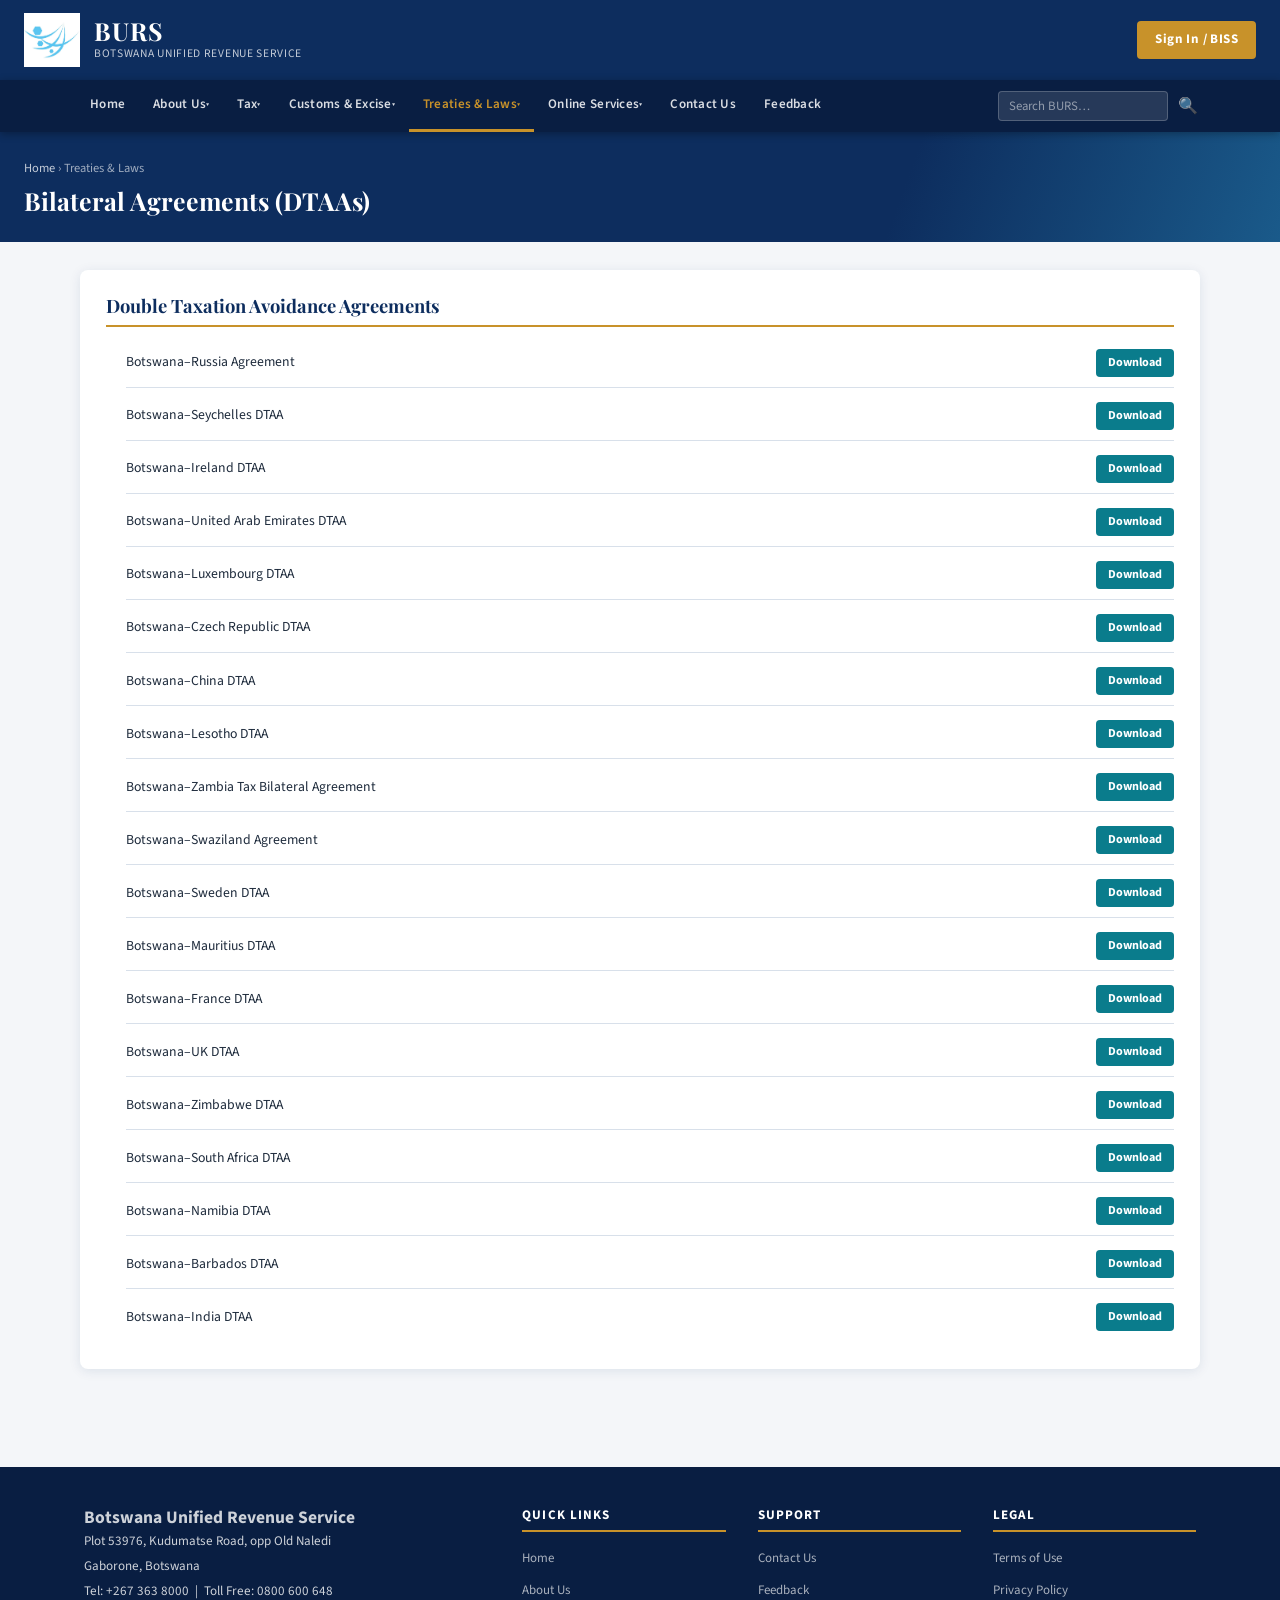
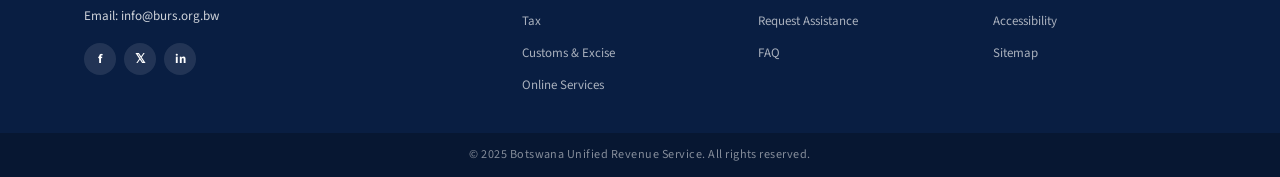
<file: treaties.html>
﻿<!DOCTYPE html>
<html lang="en">
<head>
  <meta charset="UTF-8">
  <meta name="viewport" content="width=device-width, initial-scale=1.0">
  <title>BURS – Treaties &amp; Laws</title>
  <link rel="stylesheet" href="style.css">
</head>
<body>

<!-- -PMP- Header -->
<header>
  <div class="brand">
    <img src="images/burs-logo.png" alt="BURS logo" width="56" height="56" class="brand-logo">
    <div class="brand-text">
      <h1>BURS</h1>
      <p>Botswana Unified Revenue Service</p>
    </div>
  </div>
  <a href="online-services.html#biss-portal" class="btn-signin">Sign In / BISS</a>
</header>

<!-- -PMP- Navigation -->
<nav>
  <div class="nav-wrapper">
    <button class="mob-btn" id="mBtn">☰</button>
    <ul class="nav-list" id="mainNav">
      <li><a href="index.html">Home</a></li>
      <li>
        <a href="#" onclick="dd(this);return false;">About Us <span style="font-size:.6rem">▾</span></a>
        <ul class="dropdown">
          <li><a href="about.html#mandate">Mandate</a></li>
          <li><a href="about.html#vision-mission">Vision &amp; Mission</a></li>
          <li><a href="about.html#divisions-overview">All Divisions</a></li>
          <li><a href="about.html#faq">FAQ</a></li>
        </ul>
      </li>
      <li>
        <a href="#" onclick="dd(this);return false;">Tax <span style="font-size:.6rem">▾</span></a>
        <ul class="dropdown">
          <li><a href="tax.html#individuals">Individuals</a></li>
          <li><a href="tax.html#companies">Companies</a></li>
          <li><a href="tax.html#vat">Value Added Tax (VAT)</a></li>
          <li><a href="tax.html#ctt">Capital Transfer Tax</a></li>
          <li><a href="tax.html#returns">Returns – All Tax Types</a></li>
        </ul>
      </li>
      <li>
        <a href="#" onclick="dd(this);return false;">Customs &amp; Excise <span style="font-size:.6rem">▾</span></a>
        <ul class="dropdown">
          <li><a href="customs.html#customs-clearance">Customs Clearance</a></li>
          <li><a href="customs.html#travelers-guide">Traveller's Guide</a></li>
          <li><a href="customs.html#prohibitions">Prohibitions &amp; Restrictions</a></li>
          <li><a href="customs.html#tariff-downloads">Customs Tariff Downloads</a></li>
        </ul>
      </li>
      <li class="active">
        <a href="#" onclick="dd(this);return false;">Treaties &amp; Laws <span style="font-size:.6rem">▾</span></a>
        <ul class="dropdown">
          <li><a href="#bilateral">Bilateral Agreements</a></li>
          <li><a href="#trade-agreements">Trade Agreements</a></li>
          <li><a href="#revenue-laws">Revenue Laws</a></li>
        </ul>
      </li>
      <li>
        <a href="#" onclick="dd(this);return false;">Online Services <span style="font-size:.6rem">▾</span></a>
        <ul class="dropdown">
          <li><a href="online-services.html#biss-portal">BISS – Online Portal</a></li>
          <li><a href="online-services.html#efiling">e-Filing of Returns</a></li>
          <li><a href="online-services.html#tax-registration">Tax Registration</a></li>
          <li><a href="online-services.html#online-payment">Online Tax Payment</a></li>
        </ul>
      </li>
      <li><a href="contact.html">Contact Us</a></li>
      <li><a href="feedback.html">Feedback</a></li>
    </ul>
    <div class="nav-search">
      <input type="text" id="ns" placeholder="Search BURS…">
      <button onclick="doSearch()">🔍</button>
    </div>
  </div>
</nav>

<!-- -PMP- BILATERAL AGREEMENTS -->
<section id="bilateral">
  <div class="banner"><p class="crumb"><a href="index.html">Home</a> › Treaties &amp; Laws</p><h2>Bilateral Agreements (DTAAs)</h2></div>
  <div class="page-container"><div class="content-card"><h2>Double Taxation Avoidance Agreements</h2>
    <ul class="download-list">
      <li><span class="download-title">Botswana–Russia Agreement</span><a href="#">Download</a></li>
      <li><span class="download-title">Botswana–Seychelles DTAA</span><a href="#">Download</a></li>
      <li><span class="download-title">Botswana–Ireland DTAA</span><a href="#">Download</a></li>
      <li><span class="download-title">Botswana–United Arab Emirates DTAA</span><a href="#">Download</a></li>
      <li><span class="download-title">Botswana–Luxembourg DTAA</span><a href="#">Download</a></li>
      <li><span class="download-title">Botswana–Czech Republic DTAA</span><a href="#">Download</a></li>
      <li><span class="download-title">Botswana–China DTAA</span><a href="#">Download</a></li>
      <li><span class="download-title">Botswana–Lesotho DTAA</span><a href="#">Download</a></li>
      <li><span class="download-title">Botswana–Zambia Tax Bilateral Agreement</span><a href="#">Download</a></li>
      <li><span class="download-title">Botswana–Swaziland Agreement</span><a href="#">Download</a></li>
      <li><span class="download-title">Botswana–Sweden DTAA</span><a href="#">Download</a></li>
      <li><span class="download-title">Botswana–Mauritius DTAA</span><a href="#">Download</a></li>
      <li><span class="download-title">Botswana–France DTAA</span><a href="#">Download</a></li>
      <li><span class="download-title">Botswana–UK DTAA</span><a href="#">Download</a></li>
      <li><span class="download-title">Botswana–Zimbabwe DTAA</span><a href="#">Download</a></li>
      <li><span class="download-title">Botswana–South Africa DTAA</span><a href="#">Download</a></li>
      <li><span class="download-title">Botswana–Namibia DTAA</span><a href="#">Download</a></li>
      <li><span class="download-title">Botswana–Barbados DTAA</span><a href="#">Download</a></li>
      <li><span class="download-title">Botswana–India DTAA</span><a href="#">Download</a></li>
    </ul>
  </div></div>
</section>

<!-- -PMP- TRADE AGREEMENTS -->
<section id="trade-agreements">
  <div class="banner">
    <p class="crumb"><a href="index.html">Home</a> &rsaquo; Treaties &amp; Laws</p>
    <h2>Trade Agreements</h2>
  </div>
  <div class="page-container">
    <div class="content-card">
      <h2>Regional and International Trade Agreements</h2>
      <p>These agreements support trade cooperation, customs administration, and movement of goods between Botswana and partner countries or regions.</p>
      <ul class="download-list">
        <li><span class="download-title">SADC &ndash; EU Economic Partnership Agreement (SADC &ndash; EU EPA)</span><a href="documents/sadc-eu-epa.pdf" download>Download</a></li>
        <li><span class="download-title">Southern African Customs Union Agreement</span><a href="documents/sacu-agreement.pdf" download>Download</a></li>
        <li><span class="download-title">Botswana-Zimbabwe Trade Agreement</span><a href="documents/botswana-zimbabwe-trade.pdf" download>Download</a></li>
      </ul>
    </div>
  </div>
</section>


<!-- -PMP- REVENUE LAWS -->
<section id="revenue-laws">
  <div class="banner"><p class="crumb"><a href="index.html">Home</a> › Treaties &amp; Laws</p><h2>Revenue Laws</h2></div>
  <div class="page-container"><div class="content-card"><h2>Acts Available for Download</h2>
    <ul class="download-list">
      <li><span class="download-title">Income Tax Amendment Act 2024 &amp; Commencement Order 2024</span><a href="#">Download</a></li>
      <li><span class="download-title">Excise Duty Act</span><a href="#">Download</a></li>
      <li><span class="download-title">Customs Act Duty</span><a href="#">Download</a></li>
      <li><span class="download-title">CAP 53-01 Capital Transfer Tax Act</span><a href="#">Download</a></li>
      <li><span class="download-title">CAP 50-03 Value Added Tax Act Subsidiary Legislation</span><a href="#">Download</a></li>
      <li><span class="download-title">CAP 50-03 Value Added Tax Act</span><a href="#">Download</a></li>
      <li><span class="download-title">CAP 52-01 Income Tax Act Subsidiary Legislation</span><a href="#">Download</a></li>
      <li><span class="download-title">CAP 52-01 Income Tax Act</span><a href="#">Download</a></li>
      <li><span class="download-title">CAP 53-03 Botswana Unified Revenue Service Act</span><a href="#">Download</a></li>
    </ul>
  </div></div>
</section>

<!-- -PMP- Footer -->
<footer>
  <div class="footer-grid">
    <div>
      <h3>Botswana Unified Revenue Service</h3>
      <p style="font-size:.82rem;line-height:1.9">Plot 53976, Kudumatse Road, opp Old Naledi<br>Gaborone, Botswana<br>Tel: +267 363 8000 &nbsp;|&nbsp; Toll Free: 0800 600 648<br>Email: info@burs.org.bw</p>
      <div class="social-links"><a href="https://www.facebook.com/BotswanaUnifiedRevenueService" title="Facebook" target="_blank" rel="noopener noreferrer">f</a>
        <a href="https://x.com/TheOfficialBURS" title="X" target="_blank" rel="noopener noreferrer">𝕏</a>
        <a href="https://bw.linkedin.com/company/botswana-unified-revenue-service-burs" title="LinkedIn" target="_blank" rel="noopener noreferrer">in</a></div>
    </div>
    <div><h4>Quick Links</h4><ul>
      <li><a href="index.html">Home</a></li><li><a href="about.html">About Us</a></li>
      <li><a href="tax.html">Tax</a></li><li><a href="customs.html">Customs &amp; Excise</a></li>
      <li><a href="online-services.html">Online Services</a></li>
    </ul></div>
    <div><h4>Support</h4><ul>
      <li><a href="contact.html">Contact Us</a></li><li><a href="feedback.html">Feedback</a></li>
      <li><a href="online-services.html#request-assistance">Request Assistance</a></li><li><a href="about.html#faq">FAQ</a></li>
    </ul></div>
    <div><h4>Legal</h4><ul>
      <li><a href="#">Terms of Use</a></li><li><a href="#">Privacy Policy</a></li>
      <li><a href="#">Accessibility</a></li><li><a href="quick_links.html">Sitemap</a></li>
    </ul></div>
  </div>
  <div class="footer-bottom">© 2025 Botswana Unified Revenue Service. All rights reserved.</div>
</footer>

<script src="script.js"></script>
</body>
</html>
</file>
<file: style.css>
﻿/* Main stylesheet */

/* Font imports */
@import url('https://fonts.googleapis.com/css2?family=Playfair+Display:wght@600;700&family=Source+Sans+3:wght@300;400;600;700&display=swap');

/* Base page reset */
*, *::before, *::after { box-sizing: border-box; margin: 0; padding: 0; }

html { scroll-behavior: smooth; }

body {
  font-family: 'Source Sans 3', sans-serif;
  font-size: 15px;
  line-height: 1.65;
  color: #1e2b3c;
  background: #f4f6f9;
}

a { color: #0a7c8c; text-decoration: none; transition: color .2s; }
a:hover { color: #0d2d5e; }

h1, h2, h3, h4 { line-height: 1.25; }

ul { list-style: none; }

img { max-width: 100%; display: block; }

input, select, textarea, button {
  font-family: 'Source Sans 3', sans-serif;
  font-size: .9rem;
}

/* Shared layout helpers */
/* Wide centred wrapper with side padding */
.page-container {
  max-width: 1160px;
  margin: 0 auto;
  padding: 28px 20px;
}

/* Narrower wrapper used for form sections */
.narrow-page-container {
  max-width: 680px;
  margin: 0 auto;
  padding: 28px 20px;
}

/* Content card / box */
.content-card {
  background: #ffffff;
  border-radius: 8px;
  box-shadow: 0 2px 12px rgba(13,45,94,.10);
  padding: 24px 26px;
  margin-bottom: 22px;
}

.content-card h2 {
  font-family: 'Playfair Display', serif;
  font-size: 1.15rem;
  color: #0d2d5e;
  margin-bottom: 12px;
  padding-bottom: 8px;
  border-bottom: 2px solid #c8922a;
}

.content-card h3 {
  font-size: .93rem;
  color: #0d2d5e;
  margin: 14px 0 5px;
}

.content-card p { font-size: .9rem; color: #2d3e52; margin-bottom: 8px; }

.content-card ul {
  list-style: disc;
  padding-left: 20px;
  font-size: .88rem;
  color: #2d3e52;
}

.content-card ul li { margin-bottom: 4px; }

/* Header */
header {
  background: #0d2d5e;
  color: #ffffff;
  display: flex;
  align-items: center;
  justify-content: space-between;
  padding: 12px 24px;
  gap: 12px;
}

/* Brand block */
.brand {
  display: flex;
  align-items: center;
  gap: 14px;
}

.brand-logo {
  width: 56px;
  height: 56px;
  object-fit: contain;
}

.brand-text h1 {
  font-family: 'Playfair Display', serif;
  font-size: 1.55rem;
  letter-spacing: .04em;
  color: #ffffff;
  line-height: 1.1;
}

.brand-text p {
  font-size: .72rem;
  color: rgba(255,255,255,.75);
  letter-spacing: .06em;
  text-transform: uppercase;
}

/* Sign-in button */
.btn-signin {
  background: #c8922a;
  color: #ffffff;
  border-radius: 4px;
  padding: 8px 18px;
  font-size: .82rem;
  font-weight: 700;
  letter-spacing: .03em;
  white-space: nowrap;
  transition: background .2s, transform .15s;
}

.btn-signin:hover {
  background: #a87520;
  color: #ffffff;
  transform: translateY(-1px);
}

/* Navigation */
nav {
  background: #091e42;
  position: sticky;
  top: 0;
  z-index: 200;
  box-shadow: 0 2px 8px rgba(0,0,0,.3);
}

.nav-wrapper {
  max-width: 1160px;
  margin: 0 auto;
  display: flex;
  align-items: stretch;
  padding: 0 16px;
  gap: 8px;
}

/* Navigation */
.nav-list {
  display: flex;
  align-items: stretch;
  flex: 1;
  list-style: none;
}

.nav-list > li {
  position: relative;
}

.nav-list > li > a {
  display: flex;
  align-items: center;
  padding: 0 14px;
  height: 52px;
  color: rgba(255,255,255,.85);
  font-size: .82rem;
  font-weight: 600;
  letter-spacing: .02em;
  white-space: nowrap;
  transition: background .2s, color .2s;
  border-bottom: 3px solid transparent;
}

.nav-list > li > a:hover,
.nav-list > li.open > a {
  background: rgba(255,255,255,.07);
  color: #ffffff;
  border-bottom-color: #c8922a;
}

.nav-list > li.active > a {
  color: #c8922a;
  border-bottom-color: #c8922a;
}

/* Dropdown menu */
.dropdown {
  display: none;
  position: absolute;
  top: 100%;
  left: 0;
  background: #ffffff;
  border-radius: 0 0 8px 8px;
  box-shadow: 0 6px 28px rgba(13,45,94,.16);
  min-width: 220px;
  z-index: 300;
  border-top: 3px solid #c8922a;
  padding: 6px 0;
}

.nav-list li.open > .dropdown { display: block; }

.dropdown li a {
  display: block;
  padding: 8px 18px;
  font-size: .82rem;
  color: #0d2d5e;
  transition: background .15s, padding-left .15s;
}

.dropdown li a:hover {
  background: #f4f6f9;
  padding-left: 24px;
  color: #0a7c8c;
}

/* Dropdown menu */
.has-sub { position: relative; }

.sub-dd {
  display: none;
  position: absolute;
  top: 0;
  left: 100%;
  background: #ffffff;
  box-shadow: 0 6px 28px rgba(13,45,94,.16);
  min-width: 240px;
  border-radius: 0 8px 8px 0;
  border-top: 3px solid #0a7c8c;
  padding: 6px 0;
  z-index: 400;
}

.has-sub.open > .sub-dd { display: block; }

.has-sub > a::after {
  content: ' ›';
  font-size: .72rem;
  opacity: .7;
}

.sub-dd li a {
  padding: 8px 18px;
  font-size: .81rem;
  color: #0d2d5e;
  display: block;
  transition: background .15s, padding-left .15s;
}

.sub-dd li a:hover {
  background: #f4f6f9;
  padding-left: 24px;
  color: #0a7c8c;
}

/* Search */
.nav-search {
  display: flex;
  align-items: center;
  gap: 4px;
  padding: 8px 0;
}

.nav-search input {
  background: rgba(255,255,255,.12);
  border: 1px solid rgba(255,255,255,.2);
  border-radius: 4px;
  padding: 5px 10px;
  color: #ffffff;
  width: 170px;
  font-size: .8rem;
  outline: none;
  transition: background .2s, width .3s;
}

.nav-search input::placeholder { color: rgba(255,255,255,.5); }

.nav-search input:focus {
  background: rgba(255,255,255,.18);
  width: 210px;
}

.nav-search button {
  background: transparent;
  border: none;
  color: #ffffff;
  cursor: pointer;
  font-size: 1rem;
  padding: 4px 6px;
  opacity: .75;
  transition: opacity .2s;
}

.nav-search button:hover { opacity: 1; }

/* Mobile toggle */
.mob-btn {
  display: none;
  background: transparent;
  border: 1px solid rgba(255,255,255,.3);
  color: #ffffff;
  font-size: 1.2rem;
  padding: 6px 10px;
  border-radius: 4px;
  cursor: pointer;
  align-self: center;
}

/* Hero section */
.hero {
  background: linear-gradient(130deg, #0d2d5e 0%, #1a4a7a 55%, #0a7c8c 100%);
  color: #ffffff;
  text-align: center;
  padding: 70px 24px 60px;
  position: relative;
  overflow: hidden;
}

/* Hero section */
.hero::before {
  content: '';
  position: absolute;
  inset: 0;
  background: url("data:image/svg+xml,%3Csvg xmlns='http://www.w3.org/2000/svg' width='80' height='80'%3E%3Ccircle cx='40' cy='40' r='1.5' fill='rgba(255,255,255,.07)'/%3E%3C/svg%3E") repeat;
  pointer-events: none;
}

.hero h2 {
  font-family: 'Playfair Display', serif;
  font-size: clamp(1.6rem, 4vw, 2.6rem);
  font-weight: 700;
  margin-bottom: 14px;
  position: relative;
}

.hero p {
  font-size: 1rem;
  color: rgba(255,255,255,.82);
  max-width: 560px;
  margin: 0 auto 28px;
  position: relative;
}

.hero-btns {
  display: flex;
  gap: 14px;
  justify-content: center;
  flex-wrap: wrap;
  position: relative;
}

.primary-action-button, .outline-action-button {
  display: inline-block;
  padding: 11px 26px;
  border-radius: 5px;
  font-weight: 700;
  font-size: .88rem;
  letter-spacing: .03em;
  transition: transform .18s, box-shadow .18s;
}

.primary-action-button {
  background: #c8922a;
  color: #ffffff;
}

.outline-action-button {
  background: transparent;
  border: 2px solid rgba(255,255,255,.7);
  color: #ffffff;
}

.primary-action-button:hover, .outline-action-button:hover {
  transform: translateY(-2px);
  box-shadow: 0 6px 20px rgba(0,0,0,.25);
  color: #ffffff;
}


/* Contact page hero */
.contact-hero {
  background: linear-gradient(135deg, #0d2d5e 60%, #1a4a7a) !important;
  color: #ffffff;
}

.contact-hero p {
  color: rgba(255,255,255,.75);
}
.contact-hero h2 {
  color: #ffffff !important;
}
/* Header */
.banner {
  background: linear-gradient(110deg, #0d2d5e 70%, #1a5a8a);
  color: #ffffff;
  padding: 26px 24px 22px;
}

.banner h2 {
  font-family: 'Playfair Display', serif;
  font-size: 1.55rem;
  font-weight: 700;
  margin-bottom: 4px;
}

.banner .sub {
  color: rgba(255,255,255,.75);
  font-size: .88rem;
}

/* Breadcrumb */
.crumb {
  font-size: .78rem;
  color: rgba(255,255,255,.6);
  margin-bottom: 6px;
}

.crumb a { color: rgba(255,255,255,.75); }
.crumb a:hover { color: #ffffff; }

/* Section headings */
.section-title {
  font-family: 'Playfair Display', serif;
  font-size: 1.25rem;
  color: #0d2d5e;
  margin-bottom: 16px;
  padding-bottom: 8px;
  border-bottom: 2px solid #c8922a;
  display: inline-block;
}

/* Quick access cards */
.quick-access-grid {
  display: grid;
  grid-template-columns: repeat(auto-fill, minmax(168px, 1fr));
  gap: 16px;
}

.quick-access-card {
  display: block;
  background: #ffffff;
  border-radius: 8px;
  box-shadow: 0 2px 12px rgba(13,45,94,.10);
  padding: 22px 16px 20px;
  text-align: center;
  border-top: 4px solid #0a7c8c;
  transition: transform .2s, box-shadow .2s, border-color .2s;
  color: inherit;
}

.quick-access-card:hover {
  transform: translateY(-4px);
  box-shadow: 0 6px 28px rgba(13,45,94,.16);
  border-top-color: #c8922a;
  color: inherit;
}

.quick-access-icon {
  color: #0a7c8c;
  display: inline-flex;
  align-items: center;
  justify-content: center;
  min-width: 52px;
  min-height: 52px;
  border: 2px solid rgba(10,124,140,.18);
  border-radius: 50%;
  background: rgba(10,124,140,.08);
  font-family: "Segoe UI Symbol", "Arial Unicode MS", sans-serif;
  font-size: 1.85rem;
  font-weight: 700;
  margin-bottom: 10px;
  line-height: 1;
}

.quick-access-card h3 {
  font-size: .88rem;
  font-weight: 700;
  color: #0d2d5e;
  margin-bottom: 5px;
}

.quick-access-card p {
  font-size: .78rem;
  color: #5a6a7a;
}

/* Service panels */
.services-grid {
  display: grid;
  grid-template-columns: repeat(auto-fill, minmax(220px, 1fr));
  gap: 16px;
}

.service-panel {
  background: #ffffff;
  border-radius: 8px;
  box-shadow: 0 2px 12px rgba(13,45,94,.10);
  overflow: hidden;
}

.service-panel-heading {
  background: #0d2d5e;
  color: #ffffff;
  font-size: .82rem;
  font-weight: 700;
  letter-spacing: .04em;
  text-transform: uppercase;
  padding: 10px 16px;
}

.service-panel ul {
  padding: 12px 16px 14px;
  list-style: none;
}

.service-panel ul li {
  border-bottom: 1px solid #d8e0ea;
  padding: 6px 0;
  font-size: .83rem;
}

.service-panel ul li:last-child { border-bottom: none; }

.service-panel ul li a { color: #0d2d5e; }
.service-panel ul li a:hover { color: #0a7c8c; padding-left: 4px; }

/* News and notices */
.news-list {
  display: flex;
  flex-direction: column;
  gap: 12px;
}

.news-item {
  display: flex;
  align-items: flex-start;
  gap: 16px;
  background: #ffffff;
  border-radius: 8px;
  box-shadow: 0 2px 12px rgba(13,45,94,.10);
  padding: 16px 20px;
  border-left: 4px solid #0a7c8c;
  transition: box-shadow .2s;
}

.news-item:hover { box-shadow: 0 6px 28px rgba(13,45,94,.16); }

.news-date {
  background: #0d2d5e;
  color: #ffffff;
  border-radius: 6px;
  min-width: 46px;
  text-align: center;
  padding: 6px 4px;
  flex-shrink: 0;
}

.news-day {
  font-family: 'Playfair Display', serif;
  font-size: 1.4rem;
  line-height: 1;
}

.news-month {
  font-size: .68rem;
  text-transform: uppercase;
  letter-spacing: .08em;
  opacity: .8;
}

.news-body h4 {
  font-size: .9rem;
  color: #0d2d5e;
  margin-bottom: 3px;
}

.news-body p { font-size: .82rem; color: #5a6a7a; }

/* Forms */
.form-field { margin-bottom: 16px; }

.form-field label {
  display: block;
  font-size: .82rem;
  font-weight: 600;
  color: #0d2d5e;
  margin-bottom: 5px;
}

.form-field input,
.form-field select,
.form-field textarea {
  width: 100%;
  border: 1.5px solid #d8e0ea;
  border-radius: 5px;
  padding: 9px 12px;
  color: #1e2b3c;
  background: #ffffff;
  transition: border-color .2s, box-shadow .2s;
  outline: none;
  font-size: .88rem;
}

.form-field input:focus,
.form-field select:focus,
.form-field textarea:focus {
  border-color: #0a7c8c;
  box-shadow: 0 0 0 3px rgba(10,124,140,.12);
}

.form-field textarea {
  min-height: 110px;
  resize: vertical;
}

/* Form submit button */
.submit-button {
  display: block;
  width: 100%;
  background: #0d2d5e;
  color: #ffffff;
  border: none;
  border-radius: 5px;
  padding: 12px 20px;
  font-size: .9rem;
  font-weight: 700;
  letter-spacing: .03em;
  cursor: pointer;
  transition: background .2s, transform .15s;
  margin-top: 4px;
}

.submit-button:hover {
  background: #1a4a7a;
  transform: translateY(-1px);
}

/* Form note text */
.form-note {
  font-size: .76rem;
  color: #5a6a7a;
  margin-top: 10px;
  text-align: center;
}

.form-note a { color: #0a7c8c; }

/* Download list */
.download-list {
  list-style: none;
  padding: 0;
}

.download-list li {
  display: flex;
  justify-content: space-between;
  align-items: center;
  gap: 12px;
  border-bottom: 1px solid #d8e0ea;
  padding: 10px 0;
  font-size: .86rem;
}

.download-list li:last-child { border-bottom: none; }

.download-title { color: #1e2b3c; flex: 1; }

.download-list li a {
  background: #0a7c8c;
  color: #ffffff;
  border-radius: 4px;
  padding: 4px 12px;
  font-size: .76rem;
  font-weight: 700;
  white-space: nowrap;
  transition: background .2s;
}

.download-list li a:hover { background: #0d2d5e; color: #ffffff; }

/* Value cards */
.value-card {
  background: #f4f6f9;
  border-left: 4px solid #c8922a;
  border-radius: 0 8px 8px 0;
  padding: 12px 16px;
  margin-bottom: 12px;
}

.value-title {
  font-weight: 700;
  color: #0d2d5e;
  font-size: .88rem;
  margin-bottom: 3px;
}

/* Organisation tree */
.org-tree ul {
  position: relative;
  padding-left: 22px;
  list-style: none;
}

.org-tree ul::before {
  content: '';
  position: absolute;
  left: 0;
  top: 0;
  bottom: 0;
  border-left: 2px solid #d8e0ea;
}

.org-tree li {
  position: relative;
  padding: 5px 0 5px 16px;
  font-size: .86rem;
}

.org-tree li::before {
  content: '';
  position: absolute;
  left: 0;
  top: 14px;
  width: 12px;
  border-top: 2px solid #d8e0ea;
}

.org-tree .org-role,
.org-tree span.t {
  display: inline-block;
  background: #0d2d5e;
  color: #ffffff;
  border-radius: 4px;
  padding: 3px 10px;
  font-size: .79rem;
  font-weight: 600;
}

/* FAQ section */
.faq-question {
  font-weight: 700;
  color: #0d2d5e;
  font-size: .9rem;
  margin: 14px 0 3px;
  padding-left: 14px;
  border-left: 3px solid #c8922a;
}

.faq-answer {
  font-size: .87rem;
  color: #2d3e52;
  padding-left: 14px;
  margin-bottom: 6px;
}

/* Small status badge */
.badge {
  display: inline-block;
  background: #d4efdf;
  color: #1a7a40;
  border-radius: 20px;
  padding: 2px 10px;
  font-size: .76rem;
  font-weight: 700;
}

/* Tables */
.table-responsive { overflow-x: auto; }

.table {
  width: 100%;
  border-collapse: collapse;
  font-size: .85rem;
}

.table th, .table td {
  padding: 9px 14px;
  border: 1px solid #d8e0ea;
  vertical-align: top;
}

.table thead th {
  background: #0d2d5e;
  color: #ffffff;
  font-weight: 600;
  text-align: left;
}

.table-striped tbody tr:nth-child(even) { background: #f4f6f9; }
.table-hover tbody tr { transition: background .15s; }
.table-hover tbody tr:hover { background: #e8f0fe; }

/* Quick links page */
.quick-links-grid {
  display: grid;
  grid-template-columns: repeat(auto-fill, minmax(220px, 1fr));
  gap: 18px;
}

.quick-link-panel {
  background: #ffffff;
  border-radius: 8px;
  box-shadow: 0 2px 12px rgba(13,45,94,.10);
  overflow: hidden;
}

.quick-link-heading {
  background: #0d2d5e;
  color: #ffffff;
  font-size: .8rem;
  font-weight: 700;
  letter-spacing: .04em;
  text-transform: uppercase;
  padding: 9px 14px;
  border-bottom: 3px solid #c8922a;
}

.quick-link-panel ul {
  padding: 10px 14px 12px;
  list-style: none;
}

.quick-link-panel ul li {
  border-bottom: 1px solid #d8e0ea;
  font-size: .82rem;
  padding: 6px 0;
}

.quick-link-panel ul li:last-child { border-bottom: none; }

.quick-link-panel ul li a { color: #0d2d5e; display: block; transition: color .15s, padding-left .15s; }
.quick-link-panel ul li a:hover { color: #0a7c8c; padding-left: 5px; }

/* page-section (SPA mode, used in quick_links) */
.page-section { display: none; }
.page-section.active { display: block; }

/* Footer */
footer {
  background: #091e42;
  color: rgba(255,255,255,.8);
  margin-top: 48px;
}

/* Footer */
.footer-grid {
  max-width: 1160px;
  margin: 0 auto;
  display: grid;
  grid-template-columns: 2fr 1fr 1fr 1fr;
  gap: 32px;
  padding: 40px 24px 28px;
}

.footer-grid h4 {
  font-size: .82rem;
  font-weight: 700;
  letter-spacing: .08em;
  text-transform: uppercase;
  color: #ffffff;
  margin-bottom: 14px;
  padding-bottom: 6px;
  border-bottom: 2px solid #c8922a;
}

.footer-grid ul { list-style: none; }
.footer-grid ul li { margin-bottom: 7px; }
.footer-grid ul li a { font-size: .81rem; color: rgba(255,255,255,.65); transition: color .15s; }
.footer-grid ul li a:hover { color: #ffffff; }

/* Footer */
.social-links {
  display: flex;
  gap: 8px;
  margin-top: 14px;
}

.social-links a {
  display: flex;
  align-items: center;
  justify-content: center;
  width: 32px;
  height: 32px;
  background: rgba(255,255,255,.1);
  border-radius: 50%;
  color: #ffffff;
  font-size: .8rem;
  font-weight: 700;
  transition: background .2s;
}

.social-links a:hover { background: #c8922a; color: #ffffff; }

/* Footer */
.footer-bottom {
  background: rgba(0,0,0,.25);
  text-align: center;
  font-size: .76rem;
  color: rgba(255,255,255,.5);
  padding: 12px 20px;
  letter-spacing: .04em;
}

/* Contact page extras */
/* Offices table */
.offices-table {
  width: 100%;
  border-collapse: collapse;
  font-size: .86rem;
  margin-top: 10px;
}

.offices-table th {
  background: #0d2d5e;
  color: #ffffff;
  padding: 9px 14px;
  text-align: left;
}

.offices-table td {
  padding: 8px 14px;
  border-bottom: 1px solid #d8e0ea;
}

.offices-table tr:nth-child(even) { background: #f4f6f9; }

/* 22. FEEDBACK PAGE */
/* Feedback page uses shared card and form styles */

/* Forms */
.forms-list {
  list-style: disc;
  padding-left: 20px;
  font-size: .87rem;
  color: #2d3e52;
}

.forms-list li { margin-bottom: 4px; }

/* Responsive layout */
@media (max-width: 900px) {
  .footer-grid {
    grid-template-columns: 1fr 1fr;
    gap: 24px;
  }

  .services-grid { grid-template-columns: repeat(auto-fill, minmax(180px, 1fr)); }
}

/* Responsive layout */
@media (max-width: 700px) {

  /* Header */
  header { padding: 10px 16px; gap: 10px; }
  .brand-logo { width: 44px; height: 44px; }
  .brand-text h1 { font-size: 1.2rem; }
  .btn-signin { padding: 7px 13px; font-size: .78rem; }

  /* Navigation */
  .mob-btn { display: flex; }

  .nav-wrapper { flex-wrap: wrap; padding: 8px 12px; }

  .nav-list {
    display: none;
    flex-direction: column;
    width: 100%;
    order: 3;
    background: #091e42;
  }

  .nav-list.open { display: flex; }

  .nav-list > li > a {
    height: auto;
    padding: 11px 14px;
    border-bottom: 1px solid rgba(255,255,255,.08);
    border-left: none;
  }

  .dropdown {
    position: static;
    box-shadow: none;
    border-radius: 0;
    border-top: none;
    border-left: 4px solid #c8922a;
    background: rgba(255,255,255,.06);
    width: 100%;
    padding: 0;
  }

  .dropdown li a { color: rgba(255,255,255,.8); padding: 9px 28px; }
  .dropdown li a:hover { background: rgba(255,255,255,.05); padding-left: 32px; }

  .sub-dd {
    position: static;
    border-radius: 0;
    border-left: 4px solid #0a7c8c;
    border-top: none;
    box-shadow: none;
    width: 100%;
    background: rgba(255,255,255,.04);
  }

  .sub-dd li a { padding: 8px 38px; color: rgba(255,255,255,.7); }

  .nav-search { order: 2; width: 100%; padding: 6px 0; }
  .nav-search input { width: 100%; }

  /* Hero section */
  .hero { padding: 44px 18px 38px; }

  /* Mobile grids */
  .quick-access-grid { grid-template-columns: repeat(2, 1fr); }
  .services-grid { grid-template-columns: 1fr 1fr; }
  .quick-links-grid { grid-template-columns: 1fr; }

  /* Footer */
  .footer-grid { grid-template-columns: 1fr; gap: 20px; padding: 28px 18px; }

  /* Mobile content cards */
  .content-card { padding: 18px 16px; }

  /* Mobile page containers */
  .page-container { padding: 18px 14px; }
  .narrow-page-container { padding: 18px 14px; }
}

@media (max-width: 420px) {
  .quick-access-grid { grid-template-columns: 1fr; }
  .services-grid { grid-template-columns: 1fr; }
  .hero h2 { font-size: 1.4rem; }
}
</file>
